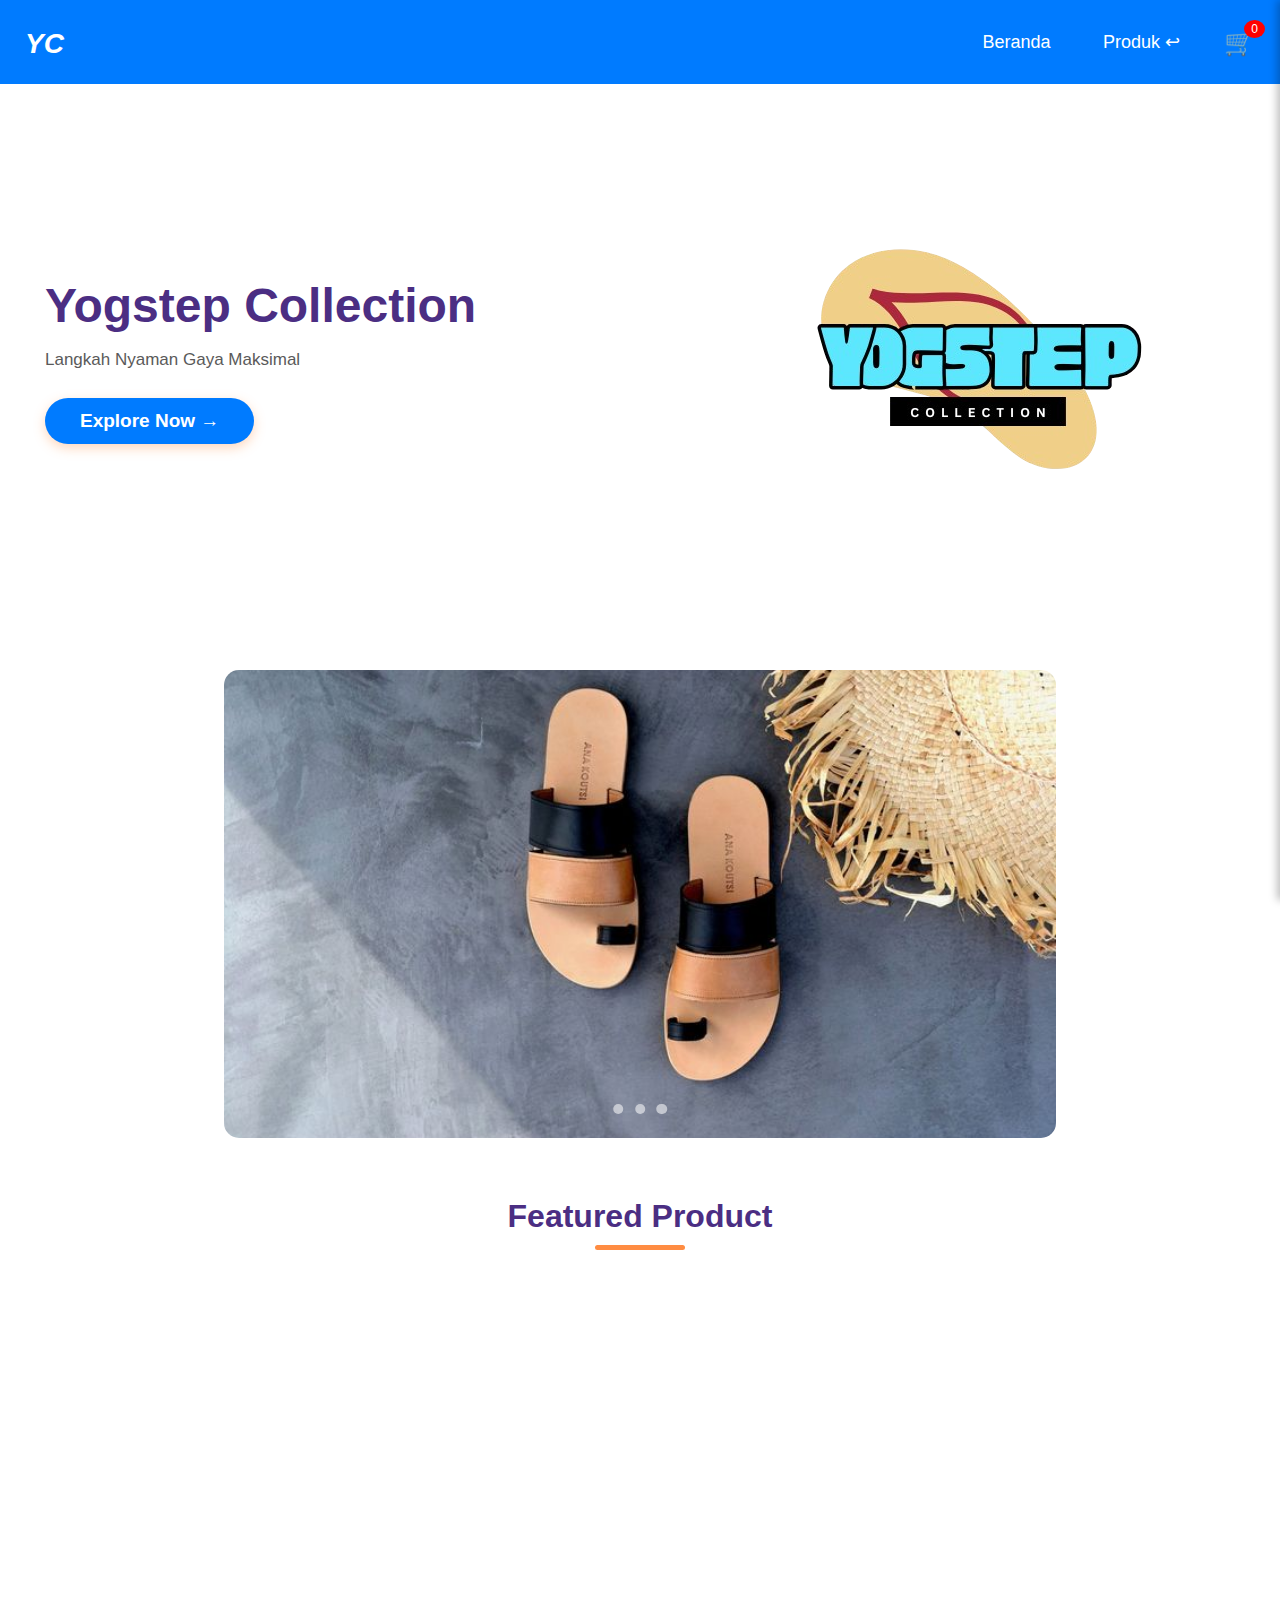
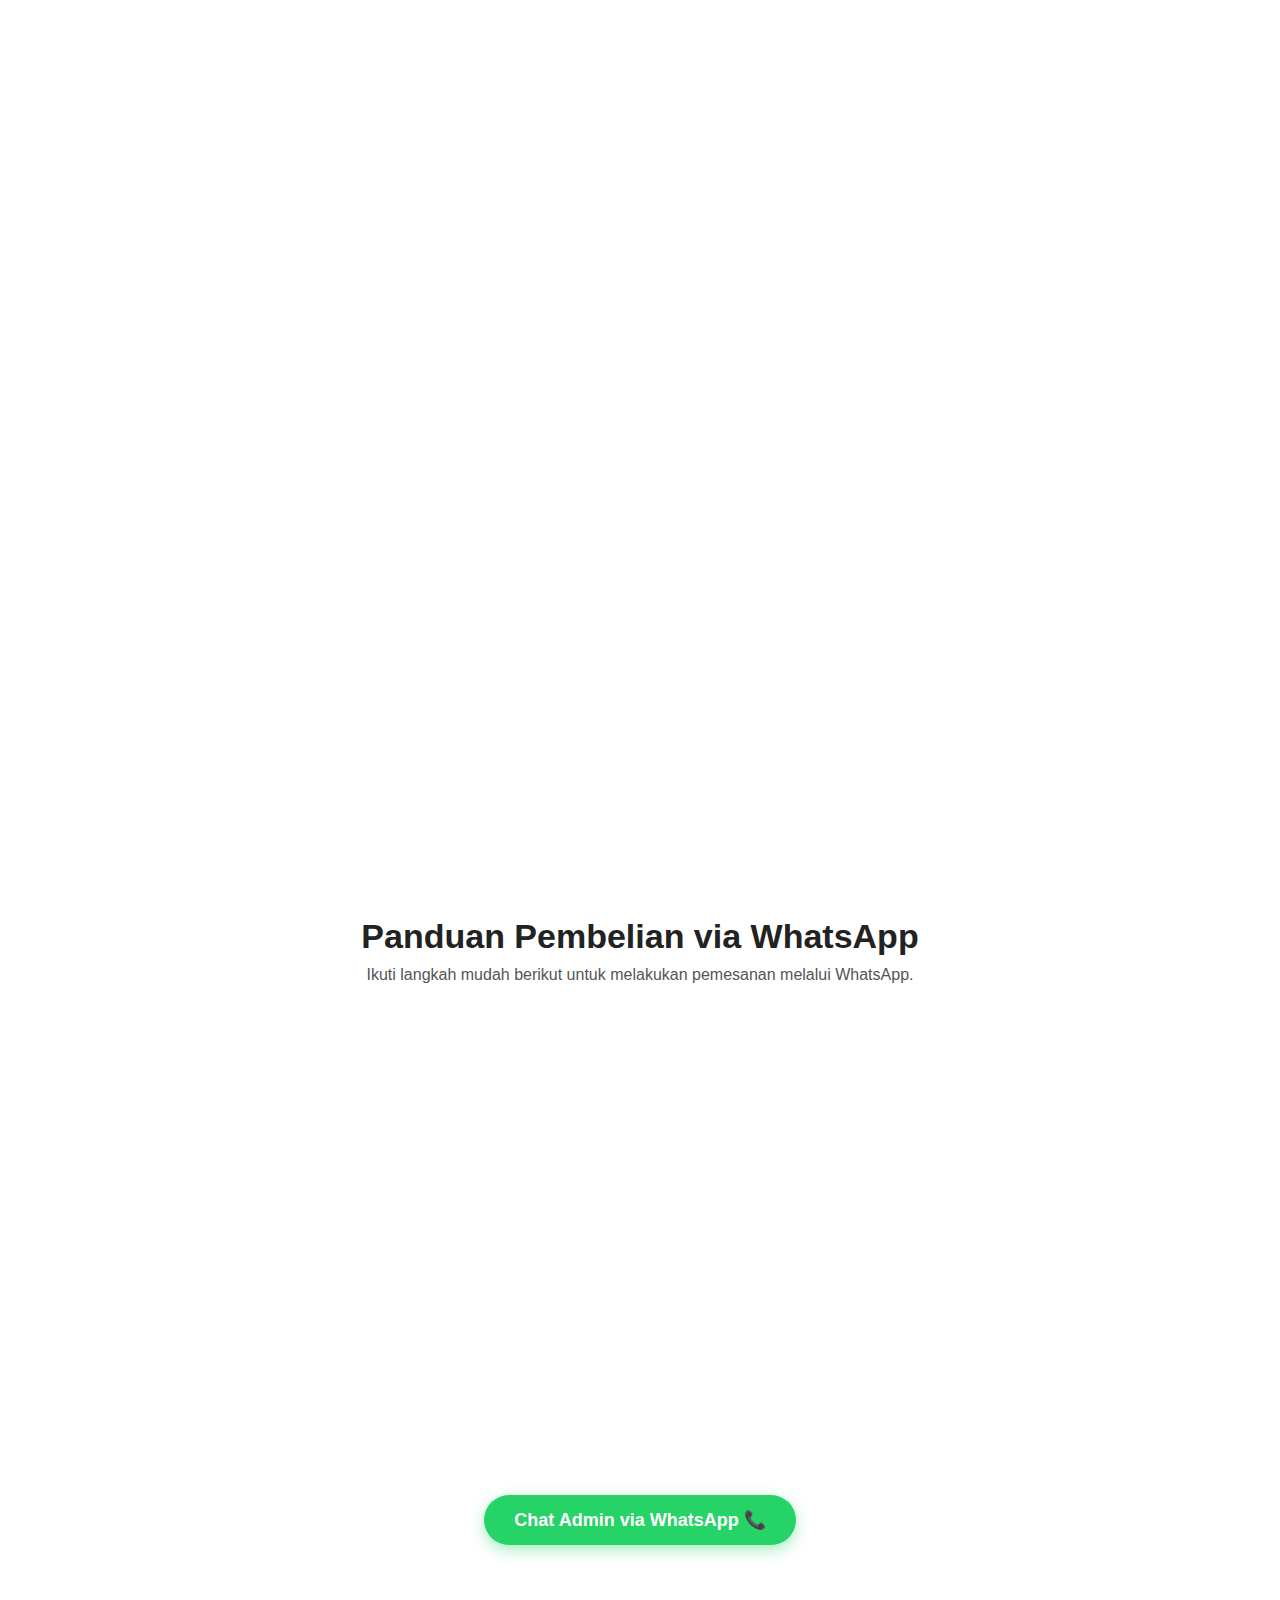
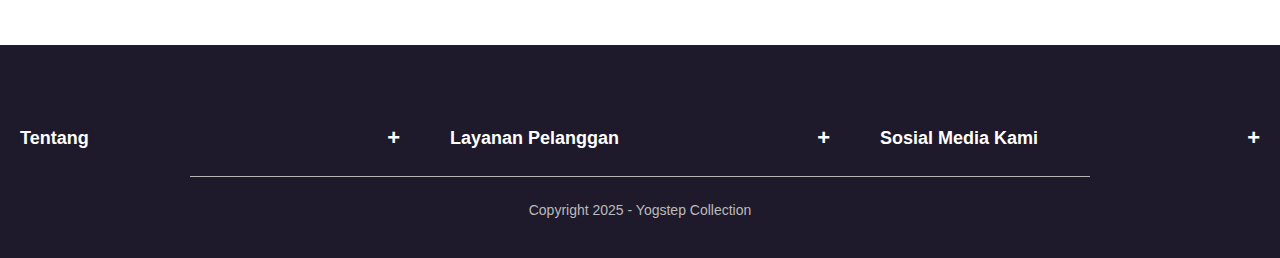
<file: index.html>
<!DOCTYPE html>
<html lang="en">

<head>
    <meta charset="UTF-8">
    <meta name="viewport" content="width=device-width, initial-scale=1.0">
    <title>Yogstep Collection</title>
    <link rel="stylesheet" href="style.css">
    <script src="script.js"></script>
</head>

<body>
    <div class="header">
        <div class="navbar">
            <div class="logo">
                <h1><a href="index.html">YC</a></h1>
            </div>
            <nav>
                <ul>
                    <li><a href="index.html">Beranda</a></li>
                    <li>
                        <a href="produk.html">Produk &#8617;</a>
                        <ul class="dropdown">
                            <li><a href="sandal pria.html">Sandal Pria</a></li>
                            <li><a href="sandal wanita.html">Sandal Wanita</a></li>
                            <li><a href="sandal anak.html">Sandal Anak</a></li>
                            <li><a href="sandal refleksi.html">Sandal Refleksi</a></li>
                            <li><a href="sandal hotel.html">Sandal Hotel</a></li>
                        </ul>
                    </li>
                </ul>
            </nav>
            <div class="cart-icon">
                🛒<span id="cartCount">0</span>
            </div>

            <div class="cart-sidebar">
                <div class="cart-header">
                    <h3>Keranjang Belanja</h3>
                    <span id="closeCart" class="close-cart">×</span>
                </div>
                <div class="cart-items" id="cartItems"></div>
                <div class="cart-footer">
                    <p>Total: <span id="cartTotal">Rp0</span></p>
                    <button class="checkout-btn"><a
                            href="https://wa.me/6285282142032?text=Halo%20kak,%20saya%20ingin%20membeli%20produk%20sandal.%20Apakah%20masih%20tersedia?">Checkout</a></button>
                </div>
            </div>
            <div id="cartBackdrop" class="backdrop"></div>
        </div>


        <div class="row">
            <div class="col-2 fade">
                <h1>Yogstep Collection</h1>
                <p>Langkah Nyaman Gaya Maksimal</p>
                <a href="produk.html" class="button">Explore Now &#8594;</a>
            </div>
            <div class="col-2">
                <img src="asset/yogstep.png">
            </div>
        </div>
    </div>

    <div class="slidder">
        <div class="slider-wrapper">
            <div class="slider">
                <img id="slide-1" src="asset/slide 1.jpg">
                <img id="slide-2" src="asset/slide 2.jpg">
                <img id="slide-3" src="asset/slide 3.jpg">
            </div>
            <div class="slider-nav">
                <a href="#slide-1"></a>
                <a href="#slide-2"></a>
                <a href="#slide-3"></a>
            </div>
        </div>
    </div>

    <div class="produk">
        <h2 class="title">Featured Product</h2>
        <div class="row-produk">
            <div class="card fade">
                <div class="product-wrapper">
                    <img src="asset/asset.produk/sandal pria 1.png">
                    <h4>Sandal Casual Pria</h4>
                    <p>Rp 120.000</p>
                    <div class="rating">
                        <p>&#9733; 4.9 10RB Terjual</p>
                    </div>
                </div>
                <a href="https://wa.me/6285282142032?text=Halo%20kak,%20saya%20ingin%20membeli%20produk%20sandal.%20Apakah%20masih%20tersedia?"
                    class="btn-product">Beli Sekarang</a>
                <button class="btn-cart"
                    onclick="addToCart('Sandal Casual Pria', 120000, 'asset/asset.produk/sandal pria 1.png')">
                    Tambah ke Keranjang
                </button>
            </div>

            <div class="card fade">
                <div class="product-wrapper">
                    <img src="asset/asset.produk/sandal pria 2.png">
                    <h4>Sandal Gunung Outdoor Pria</h4>
                    <p>Rp 245.000</p>
                    <div class="rating">
                        <p>&#9733; 4.9 10RB Terjual</p>
                    </div>
                </div>
                <a href="https://wa.me/6285282142032?text=Halo%20kak,%20saya%20ingin%20membeli%20produk%20sandal.%20Apakah%20masih%20tersedia?"
                    class="btn-product">Beli Sekarang</a>
                <button class="btn-cart"
                    onclick="addToCart('Sandal Gunung Outdoor Pria', 245000, 'asset/asset.produk/sandal pria 2.png')">
                    Tambah ke Keranjang
                </button>
            </div>

            <div class="card fade">
                <div class="product-wrapper">
                    <img src="asset/asset.produk/sandal pria 3.png">
                    <h4>Sandal Kulit Semi Formal Pria</h4>
                    <p>Rp 155.000</p>
                    <div class="rating">
                        <p>&#9733; 4.9 10RB Terjual</p>
                    </div>
                </div>
                <a href="https://wa.me/6285282142032?text=Halo%20kak,%20saya%20ingin%20membeli%20produk%20sandal.%20Apakah%20masih%20tersedia?"
                    class="btn-product">Beli Sekarang</a>
                <button class="btn-cart"
                    onclick="addToCart('Sandal Kulit Semi Formal Pria', 155000, 'asset/asset.produk/sandal pria 3.png')">
                    Tambah ke Keranjang
                </button>
            </div>
        </div>
    </div>

    <div class="offer">
        <div class="row">
            <div class="col-5 fade">
                <div class="col-5-card">
                    <img src="asset/asset.produk/sandal pria 4.png" class="offer-img">
                </div>
            </div>
            <div class="col-5 fade">
                <h5>Sandal Terbaik di Toko Kami</h5>
                <h1>Sandal Selop Pria</h1>
                <small>Sandal Casual Pria ini dirancang untuk kamu yang mengutamakan kenyamanan dan gaya dalam
                    aktivitas sehari-hari. Terbuat dari material berkualitas yang ringan dan empuk, Sandal ini
                    memberikan rasa nyaman meski dipakai seharian. Desainnya yang simpel namun tetap modern
                    membuatnya cocok digunakan untuk jalan santai, Bepergian, Hingga aktivitas lainnya</small>
                <br>
                <a href="https://wa.me/6285282142032?text=Halo%20kak,%20saya%20ingin%20membeli%20produk%20sandal.%20Apakah%20masih%20tersedia?"
                    class="button">Beli Sekarang &#8594;</a>
                <button class="btn-cart1"
                    onclick="addToCart('Sandal Selop Pria', 89000, 'asset/asset.produk/sandal pria 4.png')">
                    Tambah ke Keranjang
                </button>
            </div>
        </div>
    </div>

    <section class="wa-guide-section">
        <h2 class="wa-guide-title">Panduan Pembelian via WhatsApp</h2>
        <p class="wa-guide-subtitle">Ikuti langkah mudah berikut untuk melakukan pemesanan melalui WhatsApp.</p>

        <div class="wa-guide-container">

            <div class="wa-card fade-wa">
                <div class="wa-icon">📌</div>
                <h3>Pilih Produk</h3>
                <p>Telusuri produk yang Anda inginkan lalu catat nama atau screenshot produk tersebut.</p>
            </div>

            <div class="wa-card fade-wa">
                <div class="wa-icon">🛒</div>
                <h3>Kirim Detail Produk</h3>
                <p>Kirimkan nama produk, ukuran, dan jumlah ke WhatsApp kami.</p>
            </div>

            <div class="wa-card fade-wa">
                <div class="wa-icon">💬</div>
                <h3>Konfirmasi Ketersediaan</h3>
                <p>Admin kami akan mengecek stok dan mengirimkan detail pesanan.</p>
            </div>

            <div class="wa-card fade-wa">
                <div class="wa-icon">📦</div>
                <h3>Proses Pengemasan</h3>
                <p>Pesanan Anda akan dikemas dengan aman dan rapi.</p>
            </div>

            <div class="wa-card fade-wa">
                <div class="wa-icon">🚚</div>
                <h3>Pengiriman</h3>
                <p>Barang dikirim menggunakan ekspedisi pilihan Anda.</p>
            </div>

            <div class="wa-card fade-wa">
                <div class="wa-icon">📲</div>
                <h3>Pesanan Sampai</h3>
                <p>Pesanan tiba di alamat Anda. Silakan konfirmasi penerimaan.</p>
            </div>

        </div>

        <a href="https://wa.me/6285282142032?text=Halo%20kak,%20saya%20ingin%20membeli%20produk%20sandal.%20Apakah%20masih%20tersedia?"
            class="wa-order-btn" target="_blank">
            Chat Admin via WhatsApp 📞
        </a>
    </section>


    <div class="footer">
        <div class="row">

            <!-- Kolom 1 -->
            <div class="footer-col-3 footer-section">
                <div class="footer-header">
                    <h3>Tentang</h3>
                    <span class="toggle-icon">+</span>
                </div>
                <ul class="footer-content">
                    <li><a href="tentang.html">Tentang Kami</a></li>
                    <li><a href="syarat & ketentuan.html">Syarat & Ketentuan</a></li>
                </ul>
            </div>

            <!-- Kolom 2 -->
            <div class="footer-col-4 footer-section">
                <div class="footer-header">
                    <h3>Layanan Pelanggan</h3>
                    <span class="toggle-icon">+</span>
                </div>
                <ul class="footer-content">
                    <li><a href="panduan ukuran.html">Panduan Ukuran</a></li>
                    <li><a href="kebijakan pengembalian.html">Kebijakan Pengembalian</a></li>
                    <li><a href="kontak kami.html">Kontak Kami</a></li>
                </ul>
            </div>

            <!-- Kolom 3 -->
            <div class="footer-col-5 footer-section">
                <div class="footer-header">
                    <h3>Sosial Media Kami</h3>
                    <span class="toggle-icon">+</span>
                </div>
                <ul class="footer-content">
                    <li>Instagram:<a href="#"> @yogstep_collection</a></li>
                    <li>Whatsapp:<a
                            href="https://wa.me/6281234567890?text=Halo%20kak,%20saya%20ingin%20membeli%20produk%20sandal.%20Apakah%20masih%20tersedia?">
                            +62 852-8214-2032</a></li>
                    <li>Web kami: <a href="#">Yogstep Collection</a></li>
                </ul>
            </div>

        </div>

        <hr>
        <p class="copyright">Copyright 2025 - Yogstep Collection</p>
    </div>
</body>

</html>
</file>
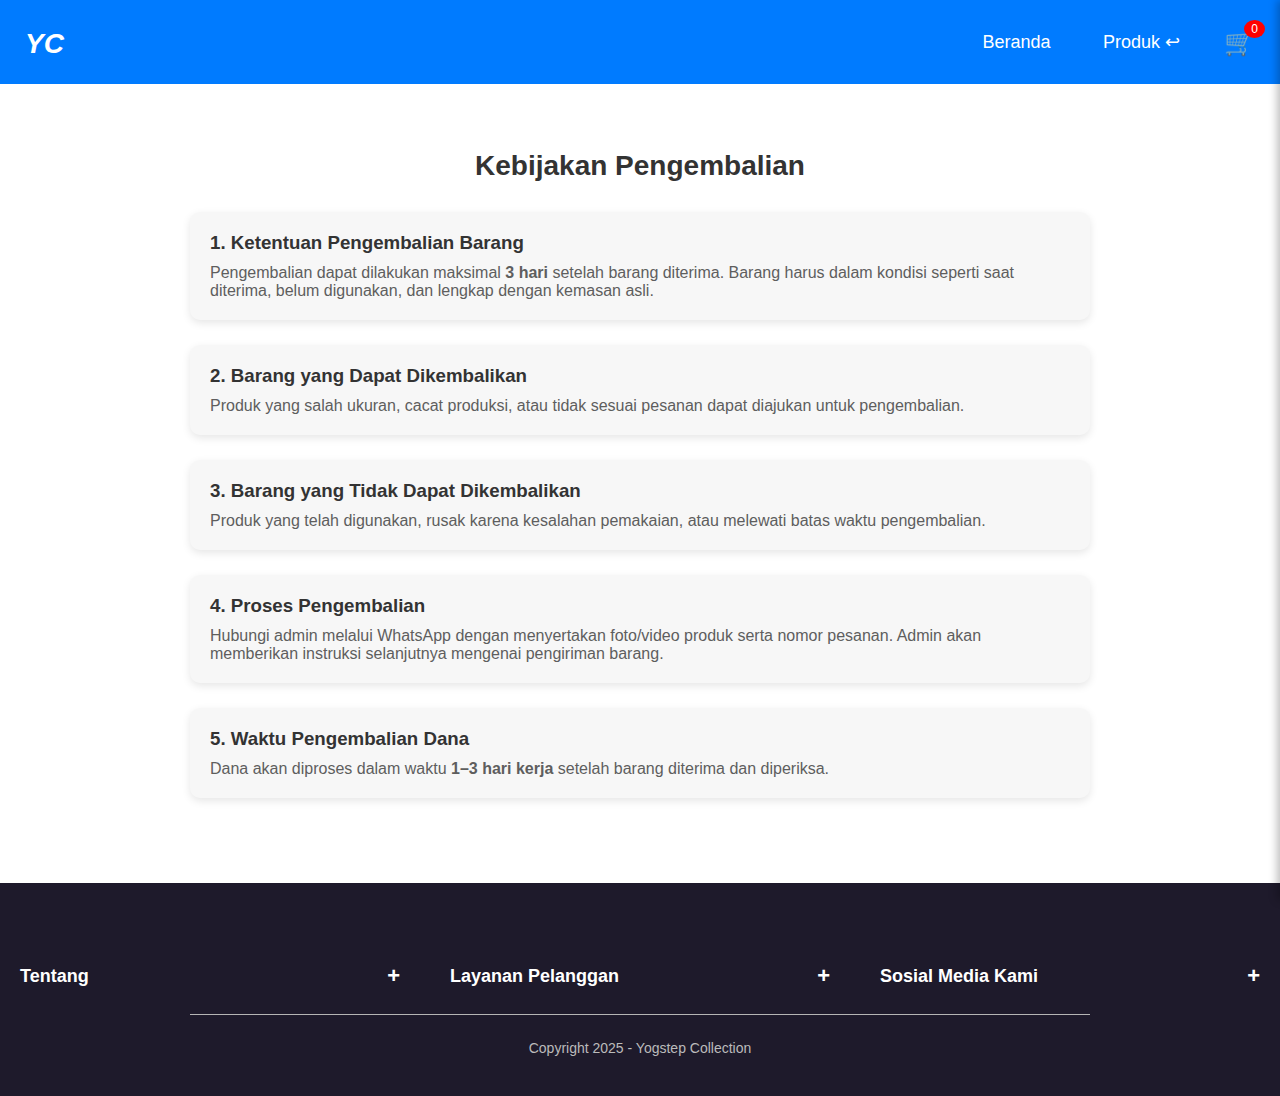
<file: kebijakan pengembalian.html>
<!DOCTYPE html>
<html lang="en">

<head>
    <meta charset="UTF-8">
    <meta name="viewport" content="width=device-width, initial-scale=1.0">
    <title>Kebijakan Pengembalian</title>
    <link rel="stylesheet" href="style.css">
    <script src="script.js"></script>
</head>

<body>
    <div class="header">
        <div class="navbar">
            <div class="logo">
                <h1><a href="index.html">YC</a></h1>
            </div>
            <nav>
                <ul>
                    <li><a href="index.html">Beranda</a></li>
                    <li>
                        <a href="produk.html">Produk &#8617;</a>
                        <ul class="dropdown">
                            <li><a href="sandal pria.html">Sandal Pria</a></li>
                            <li><a href="sandal wanita.html">Sandal Wanita</a></li>
                            <li><a href="sandal anak.html">Sandal Anak</a></li>
                            <li><a href="sandal refleksi.html">Sandal Refleksi</a></li>
                            <li><a href="sandal hotel.html">Sandal Hotel</a></li>
                        </ul>
                    </li>
                </ul>
            </nav>
            <div class="cart-icon">
                🛒<span id="cartCount">0</span>
            </div>

            <div class="cart-sidebar">
                <div class="cart-header">
                    <h3>Keranjang Belanja</h3>
                    <span id="closeCart" class="close-cart">×</span>
                </div>
                <div class="cart-items" id="cartItems"></div>
                <div class="cart-footer">
                    <p>Total: <span id="cartTotal">Rp0</span></p>
                    <button class="checkout-btn"><a
                            href="https://wa.me/6285282142032?text=Halo%20kak,%20saya%20ingin%20membeli%20produk%20sandal.%20Apakah%20masih%20tersedia?">Checkout</a></button>
                </div>
            </div>
            <div id="cartBackdrop" class="backdrop"></div>
        </div>
    </div>

    <section id="return-policy" class="policy-section fade">
        <div class="container">
            <h2 class="section-title scroll-left">Kebijakan Pengembalian</h2>

            <div class="policy-box scroll-anim">
                <h3>1. Ketentuan Pengembalian Barang</h3>
                <p>
                    Pengembalian dapat dilakukan maksimal <b>3 hari</b> setelah barang diterima.
                    Barang harus dalam kondisi seperti saat diterima, belum digunakan, dan lengkap dengan kemasan asli.
                </p>
            </div>

            <div class="policy-box scroll-right">
                <h3>2. Barang yang Dapat Dikembalikan</h3>
                <p>
                    Produk yang salah ukuran, cacat produksi, atau tidak sesuai pesanan dapat diajukan untuk
                    pengembalian.
                </p>
            </div>

            <div class="policy-box scroll-left">
                <h3>3. Barang yang Tidak Dapat Dikembalikan</h3>
                <p>
                    Produk yang telah digunakan, rusak karena kesalahan pemakaian, atau melewati batas waktu
                    pengembalian.
                </p>
            </div>

            <div class="policy-box scroll-right">
                <h3>4. Proses Pengembalian</h3>
                <p>
                    Hubungi admin melalui WhatsApp dengan menyertakan foto/video produk serta nomor pesanan.
                    Admin akan memberikan instruksi selanjutnya mengenai pengiriman barang.
                </p>
            </div>

            <div class="policy-box scroll-left">
                <h3>5. Waktu Pengembalian Dana</h3>
                <p>
                    Dana akan diproses dalam waktu <b>1–3 hari kerja</b> setelah barang diterima dan diperiksa.
                </p>
            </div>
        </div>
    </section>

    <div class="footer">
        <div class="row">

            <!-- Kolom 1 -->
            <div class="footer-col-3 footer-section">
                <div class="footer-header">
                    <h3>Tentang</h3>
                    <span class="toggle-icon">+</span>
                </div>
                <ul class="footer-content">
                    <li><a href="tentang.html">Tentang Kami</a></li>
                    <li><a href="syarat & ketentuan.html">Syarat & Ketentuan</a></li>
                </ul>
            </div>

            <!-- Kolom 2 -->
            <div class="footer-col-4 footer-section">
                <div class="footer-header">
                    <h3>Layanan Pelanggan</h3>
                    <span class="toggle-icon">+</span>
                </div>
                <ul class="footer-content">
                    <li><a href="panduan ukuran.html">Panduan Ukuran</a></li>
                    <li><a href="kebijakan pengembalian.html">Kebijakan Pengembalian</a></li>
                    <li><a href="kontak kami.html">Kontak Kami</a></li>
                </ul>
            </div>

            <!-- Kolom 3 -->
            <div class="footer-col-5 footer-section">
                <div class="footer-header">
                    <h3>Sosial Media Kami</h3>
                    <span class="toggle-icon">+</span>
                </div>
                <ul class="footer-content">
                    <li>Instagram:<a href="#"> @yogstep_collection</a></li>
                    <li>Whatsapp:<a
                            href="https://wa.me/6281234567890?text=Halo%20kak,%20saya%20ingin%20membeli%20produk%20sandal.%20Apakah%20masih%20tersedia?">
                            +62 852-8214-2032</a></li>
                    <li>Web kami: <a href="#">Yogstep Collection</a></li>
                </ul>
            </div>

        </div>

        <hr>
        <p class="copyright">Copyright 2025 - Yogstep Collection</p>
    </div>
</body>

</html>
</file>
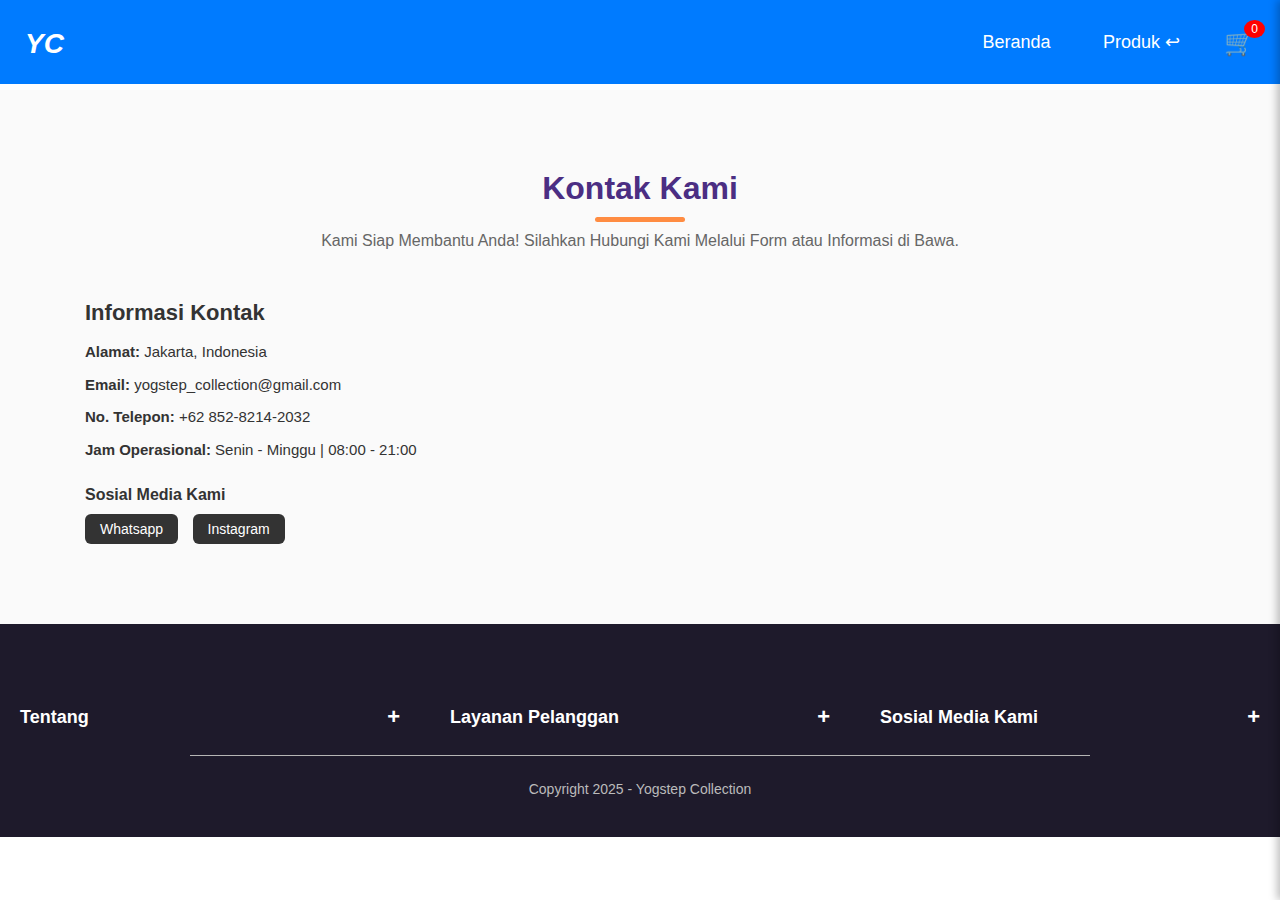
<file: kontak kami.html>
<!DOCTYPE html>
<html lang="en">

<head>
    <meta charset="UTF-8">
    <meta name="viewport" content="width=device-width, initial-scale=1.0">
    <title>Kontak Kami</title>
    <link rel="stylesheet" href="style.css">
    <script src="script.js"></script>
</head>

<body>
    <div class="header">
        <div class="navbar">
            <div class="logo">
                <h1><a href="index.html">YC</a></h1>
            </div>
            <nav>
                <ul>
                    <li><a href="index.html">Beranda</a></li>
                    <li>
                        <a href="produk.html">Produk &#8617;</a>
                        <ul class="dropdown">
                            <li><a href="sandal pria.html">Sandal Pria</a></li>
                            <li><a href="sandal wanita.html">Sandal Wanita</a></li>
                            <li><a href="sandal anak.html">Sandal Anak</a></li>
                            <li><a href="sandal refleksi.html">Sandal Refleksi</a></li>
                            <li><a href="sandal hotel.html">Sandal Hotel</a></li>
                        </ul>
                    </li>
                </ul>
            </nav>
            <div class="cart-icon">
                🛒<span id="cartCount">0</span>
            </div>

            <div class="cart-sidebar">
                <div class="cart-header">
                    <h3>Keranjang Belanja</h3>
                    <span id="closeCart" class="close-cart">×</span>
                </div>
                <div class="cart-items" id="cartItems"></div>
                <div class="cart-footer">
                    <p>Total: <span id="cartTotal">Rp0</span></p>
                    <button class="checkout-btn"><a
                            href="https://wa.me/6285282142032?text=Halo%20kak,%20saya%20ingin%20membeli%20produk%20sandal.%20Apakah%20masih%20tersedia?">Checkout</a></button>
                </div>
            </div>
            <div id="cartBackdrop" class="backdrop"></div>
        </div>
    </div>

    <div class="kontak">
        <div class="container">
            <h2 class="title scroll-left">Kontak Kami</h2>
            <p class="subtitle scroll-right">Kami Siap Membantu Anda! Silahkan Hubungi Kami Melalui Form atau Informasi
                di Bawa.</p>
            <div class="content-wrapper">
                <div class="contact-info scroll-left">
                    <h3>Informasi Kontak</h3>
                    <ul>
                        <li><strong>Alamat:</strong> Jakarta, Indonesia</li>
                        <li><strong>Email:</strong> yogstep_collection@gmail.com</li>
                        <li><strong>No. Telepon:</strong> +62 852-8214-2032</li>
                        <li><strong>Jam Operasional:</strong> Senin - Minggu | 08:00 - 21:00</li>
                    </ul>
                    <div class="sosmed">
                        <h4>Sosial Media Kami</h4>
                        <a
                            href="https://wa.me/6281234567890?text=Halo%20kak,%20saya%20ingin%20membeli%20produk%20sandal.%20Apakah%20masih%20tersedia?">Whatsapp</a>
                        <a href="">Instagram</a>
                    </div>
                </div>
            </div>
        </div>
    </div>

    <div class="footer">
        <div class="row">

            <!-- Kolom 1 -->
            <div class="footer-col-3 footer-section">
                <div class="footer-header">
                    <h3>Tentang</h3>
                    <span class="toggle-icon">+</span>
                </div>
                <ul class="footer-content">
                    <li><a href="tentang.html">Tentang Kami</a></li>
                    <li><a href="syarat & ketentuan.html">Syarat & Ketentuan</a></li>
                </ul>
            </div>

            <!-- Kolom 2 -->
            <div class="footer-col-4 footer-section">
                <div class="footer-header">
                    <h3>Layanan Pelanggan</h3>
                    <span class="toggle-icon">+</span>
                </div>
                <ul class="footer-content">
                    <li><a href="panduan ukuran.html">Panduan Ukuran</a></li>
                    <li><a href="kebijakan pengembalian.html">Kebijakan Pengembalian</a></li>
                    <li><a href="kontak kami.html">Kontak Kami</a></li>
                </ul>
            </div>

            <!-- Kolom 3 -->
            <div class="footer-col-5 footer-section">
                <div class="footer-header">
                    <h3>Sosial Media Kami</h3>
                    <span class="toggle-icon">+</span>
                </div>
                <ul class="footer-content">
                    <li>Instagram:<a href="#"> @yogstep_collection</a></li>
                    <li>Whatsapp:<a
                            href="https://wa.me/6281234567890?text=Halo%20kak,%20saya%20ingin%20membeli%20produk%20sandal.%20Apakah%20masih%20tersedia?">
                            +62 852-8214-2032</a></li>
                    <li>Web kami: <a href="#">Yogstep Collection</a></li>
                </ul>
            </div>

        </div>

        <hr>
        <p class="copyright">Copyright 2025 - Yogstep Collection</p>
    </div>
</body>

</html>
</file>
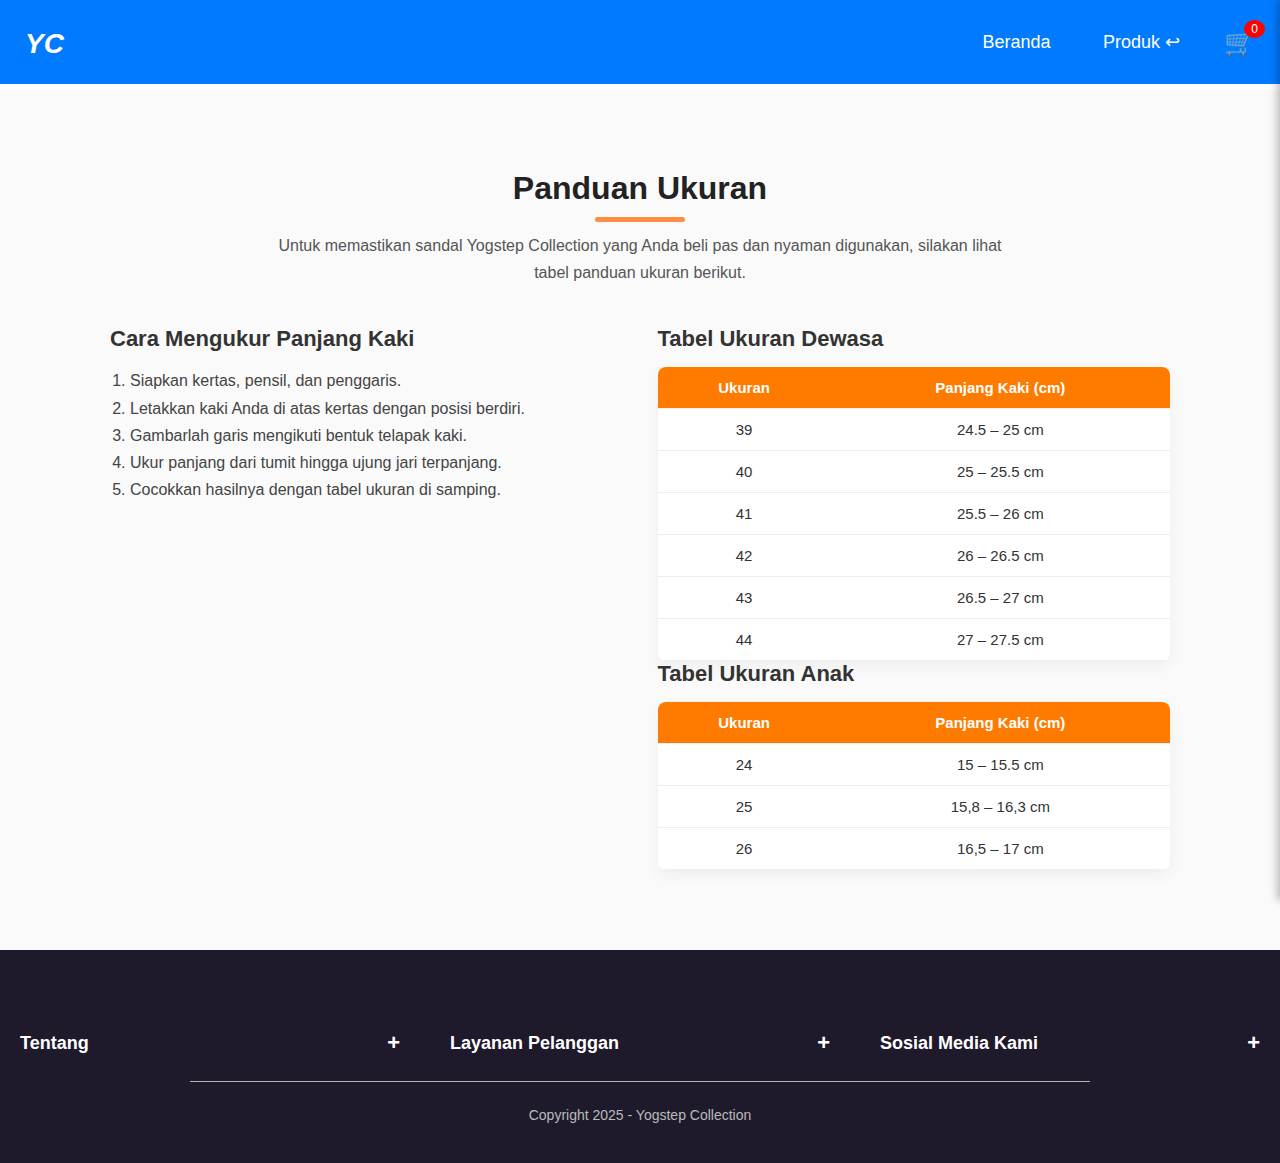
<file: panduan ukuran.html>
<!DOCTYPE html>
<html lang="en">

<head>
    <meta charset="UTF-8">
    <meta name="viewport" content="width=device-width, initial-scale=1.0">
    <title>Panduan Ukuran</title>
    <link rel="stylesheet" href="style.css">
    <script src="script.js"></script>
</head>

<body>
    <div class="header">
        <div class="navbar">
            <div class="logo">
                <h1><a href="index.html">YC</a></h1>
            </div>
            <nav>
                <ul>
                    <li><a href="index.html">Beranda</a></li>
                    <li>
                        <a href="produk.html">Produk &#8617;</a>
                        <ul class="dropdown">
                            <li><a href="sandal pria.html">Sandal Pria</a></li>
                            <li><a href="sandal wanita.html">Sandal Wanita</a></li>
                            <li><a href="sandal anak.html">Sandal Anak</a></li>
                            <li><a href="sandal refleksi.html">Sandal Refleksi</a></li>
                            <li><a href="sandal hotel.html">Sandal Hotel</a></li>
                        </ul>
                    </li>
                </ul>
            </nav>
            <div class="cart-icon">
                🛒<span id="cartCount">0</span>
            </div>

            <div class="cart-sidebar">
                <div class="cart-header">
                    <h3>Keranjang Belanja</h3>
                    <span id="closeCart" class="close-cart">×</span>
                </div>
                <div class="cart-items" id="cartItems"></div>
                <div class="cart-footer">
                    <p>Total: <span id="cartTotal">Rp0</span></p>
                    <button class="checkout-btn"><a
                            href="https://wa.me/6285282142032?text=Halo%20kak,%20saya%20ingin%20membeli%20produk%20sandal.%20Apakah%20masih%20tersedia?">Checkout</a></button>
                </div>
            </div>
            <div id="cartBackdrop" class="backdrop"></div>
        </div>
    </div>

    <section class="size-guide">
        <div class="container">

            <h2 class="title fade">Panduan Ukuran</h2>
            <p class="intro fade">
                Untuk memastikan sandal Yogstep Collection yang Anda beli pas dan nyaman digunakan,
                silakan lihat tabel panduan ukuran berikut.
            </p>

            <div class="size-wrapper">
                <div class="size-info scroll-left">
                    <h3>Cara Mengukur Panjang Kaki</h3>
                    <ol>
                        <li>Siapkan kertas, pensil, dan penggaris.</li>
                        <li>Letakkan kaki Anda di atas kertas dengan posisi berdiri.</li>
                        <li>Gambarlah garis mengikuti bentuk telapak kaki.</li>
                        <li>Ukur panjang dari tumit hingga ujung jari terpanjang.</li>
                        <li>Cocokkan hasilnya dengan tabel ukuran di samping.</li>
                    </ol>
                </div>

                <!-- KONTEN KANAN -->
                <div class="size-table scroll-right">
                    <h3>Tabel Ukuran Dewasa</h3>
                    <table>
                        <tr>
                            <th>Ukuran</th>
                            <th>Panjang Kaki (cm)</th>
                        </tr>
                        <tr>
                            <td>39</td>
                            <td>24.5 – 25 cm</td>
                        </tr>
                        <tr>
                            <td>40</td>
                            <td>25 – 25.5 cm</td>
                        </tr>
                        <tr>
                            <td>41</td>
                            <td>25.5 – 26 cm</td>
                        </tr>
                        <tr>
                            <td>42</td>
                            <td>26 – 26.5 cm</td>
                        </tr>
                        <tr>
                            <td>43</td>
                            <td>26.5 – 27 cm</td>
                        </tr>
                        <tr>
                            <td>44</td>
                            <td>27 – 27.5 cm</td>
                        </tr>
                    </table>
                    <h3>Tabel Ukuran Anak</h3>
                    <table>
                        <tr>
                            <th>Ukuran</th>
                            <th>Panjang Kaki (cm)</th>
                        </tr>
                        <tr>
                            <td>24</td>
                            <td>15 – 15.5 cm</td>
                        </tr>
                        <tr>
                            <td>25</td>
                            <td>15,8 – 16,3 cm</td>
                        </tr>
                        <tr>
                            <td>26</td>
                            <td>16,5 – 17 cm</td>
                        </tr>
                    </table>
                </div>

            </div>

        </div>
    </section>

    <div class="footer">
        <div class="row">

            <!-- Kolom 1 -->
            <div class="footer-col-3 footer-section">
                <div class="footer-header">
                    <h3>Tentang</h3>
                    <span class="toggle-icon">+</span>
                </div>
                <ul class="footer-content">
                    <li><a href="tentang.html">Tentang Kami</a></li>
                    <li><a href="syarat & ketentuan.html">Syarat & Ketentuan</a></li>
                </ul>
            </div>

            <!-- Kolom 2 -->
            <div class="footer-col-4 footer-section">
                <div class="footer-header">
                    <h3>Layanan Pelanggan</h3>
                    <span class="toggle-icon">+</span>
                </div>
                <ul class="footer-content">
                    <li><a href="panduan ukuran.html">Panduan Ukuran</a></li>
                    <li><a href="kebijakan pengembalian.html">Kebijakan Pengembalian</a></li>
                    <li><a href="kontak kami.html">Kontak Kami</a></li>
                </ul>
            </div>

            <!-- Kolom 3 -->
            <div class="footer-col-5 footer-section">
                <div class="footer-header">
                    <h3>Sosial Media Kami</h3>
                    <span class="toggle-icon">+</span>
                </div>
                <ul class="footer-content">
                    <li>Instagram:<a href="#"> @yogstep_collection</a></li>
                    <li>Whatsapp:<a
                            href="https://wa.me/6281234567890?text=Halo%20kak,%20saya%20ingin%20membeli%20produk%20sandal.%20Apakah%20masih%20tersedia?">
                            +62 852-8214-2032</a></li>
                    <li>Web kami: <a href="#">Yogstep Collection</a></li>
                </ul>
            </div>

        </div>

        <hr>
        <p class="copyright">Copyright 2025 - Yogstep Collection</p>
    </div>
</body>

</html>
</file>
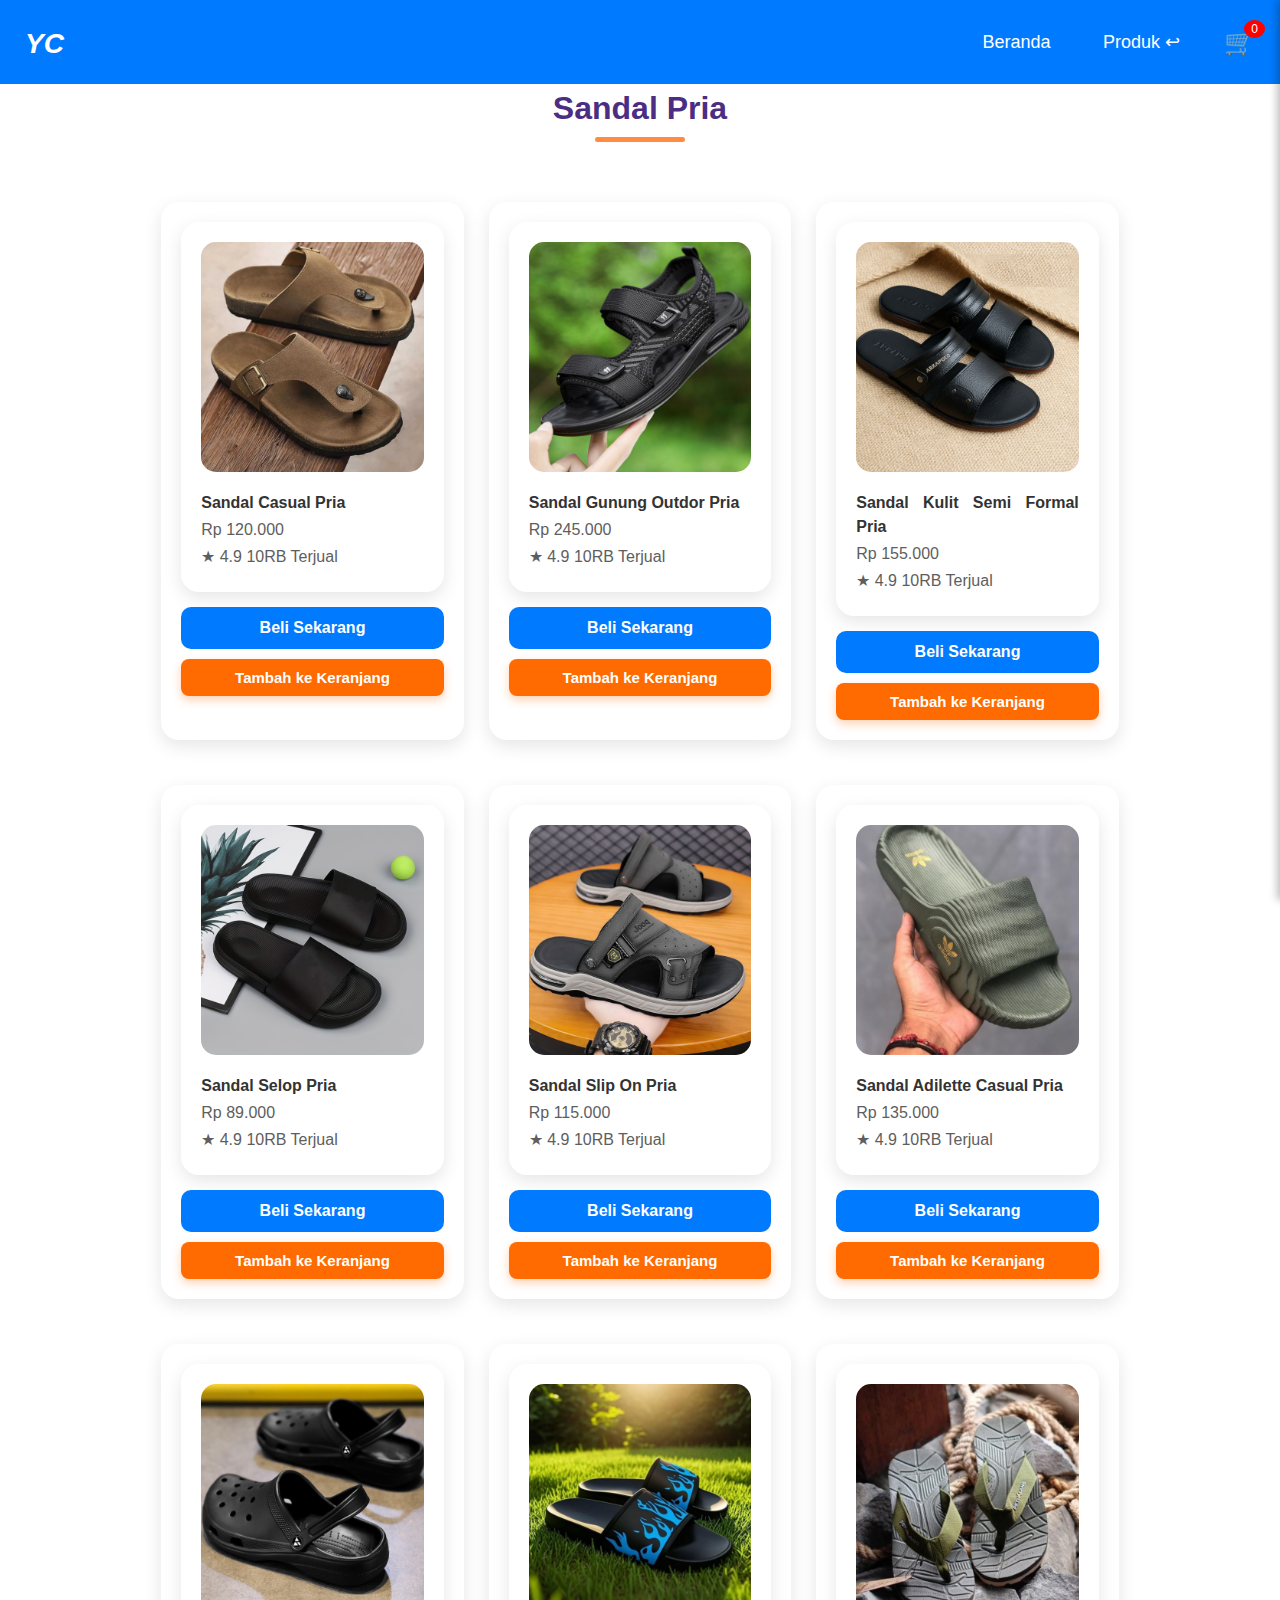
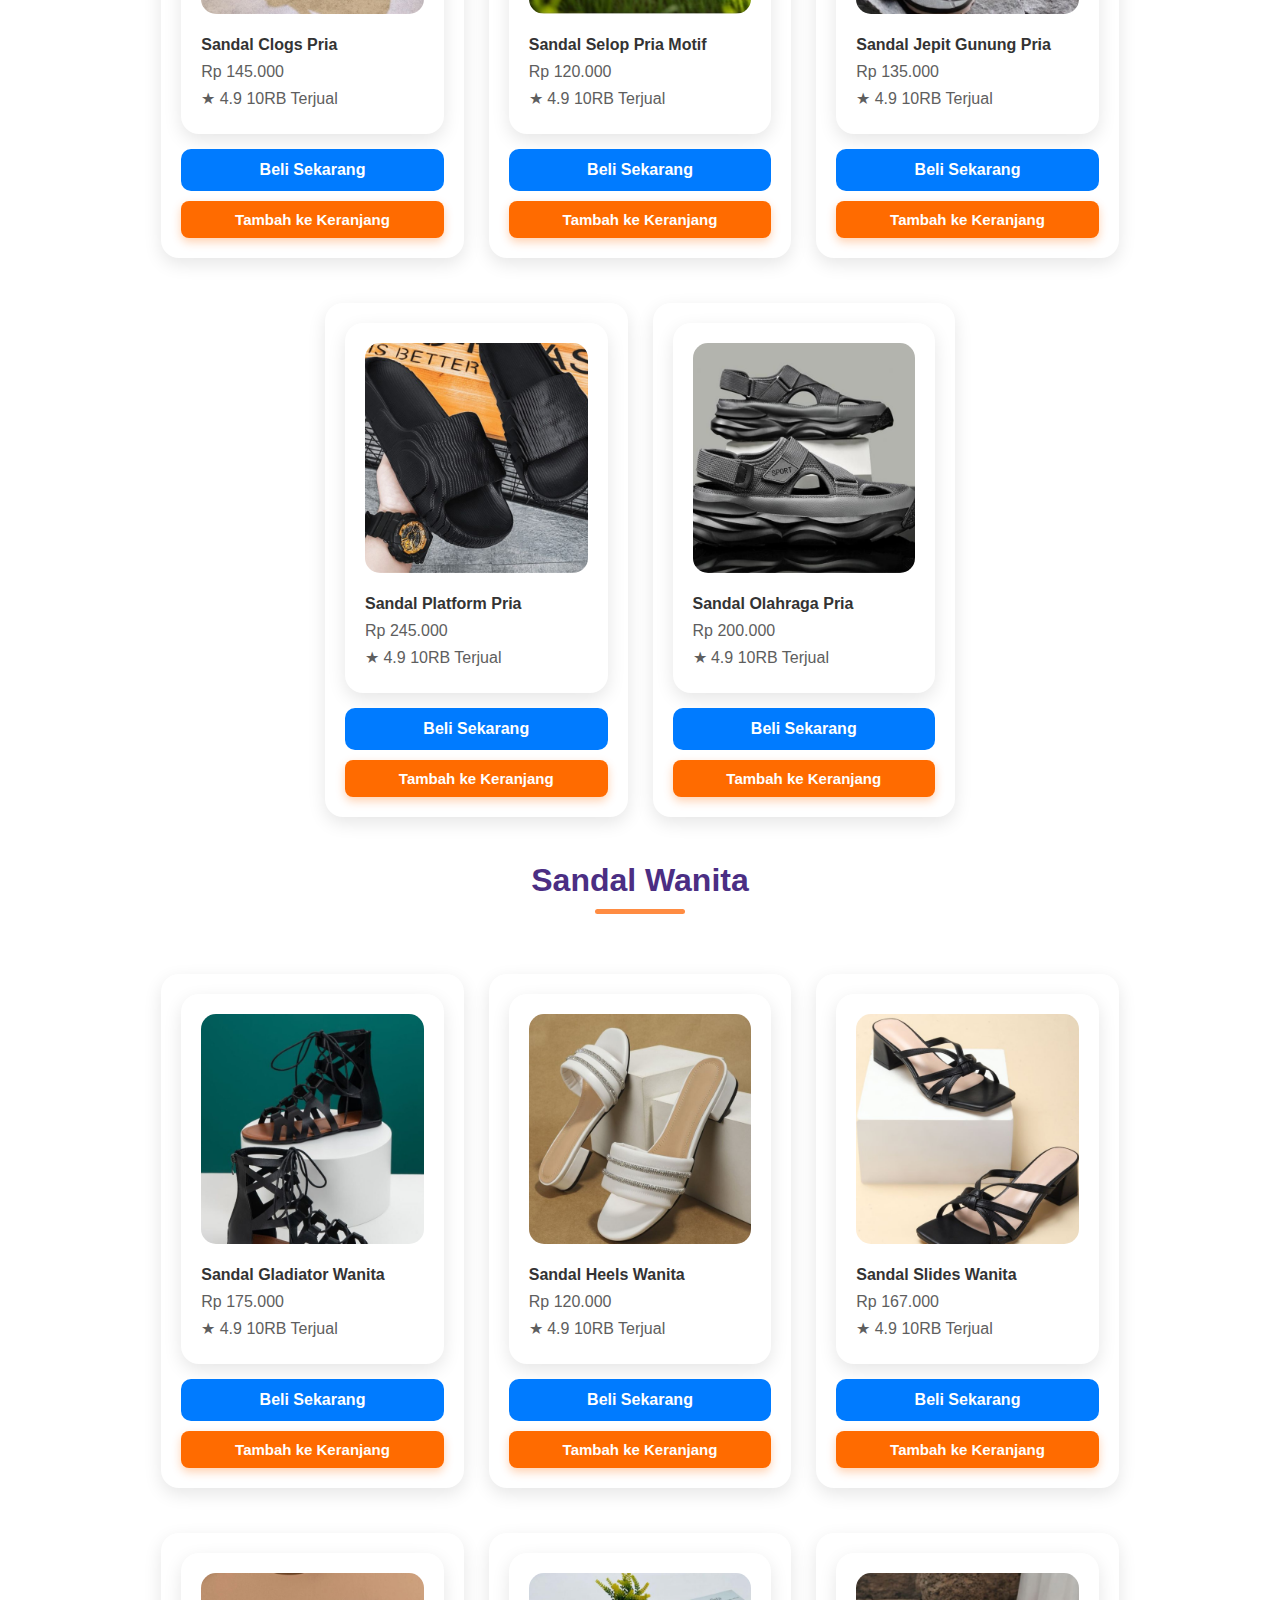
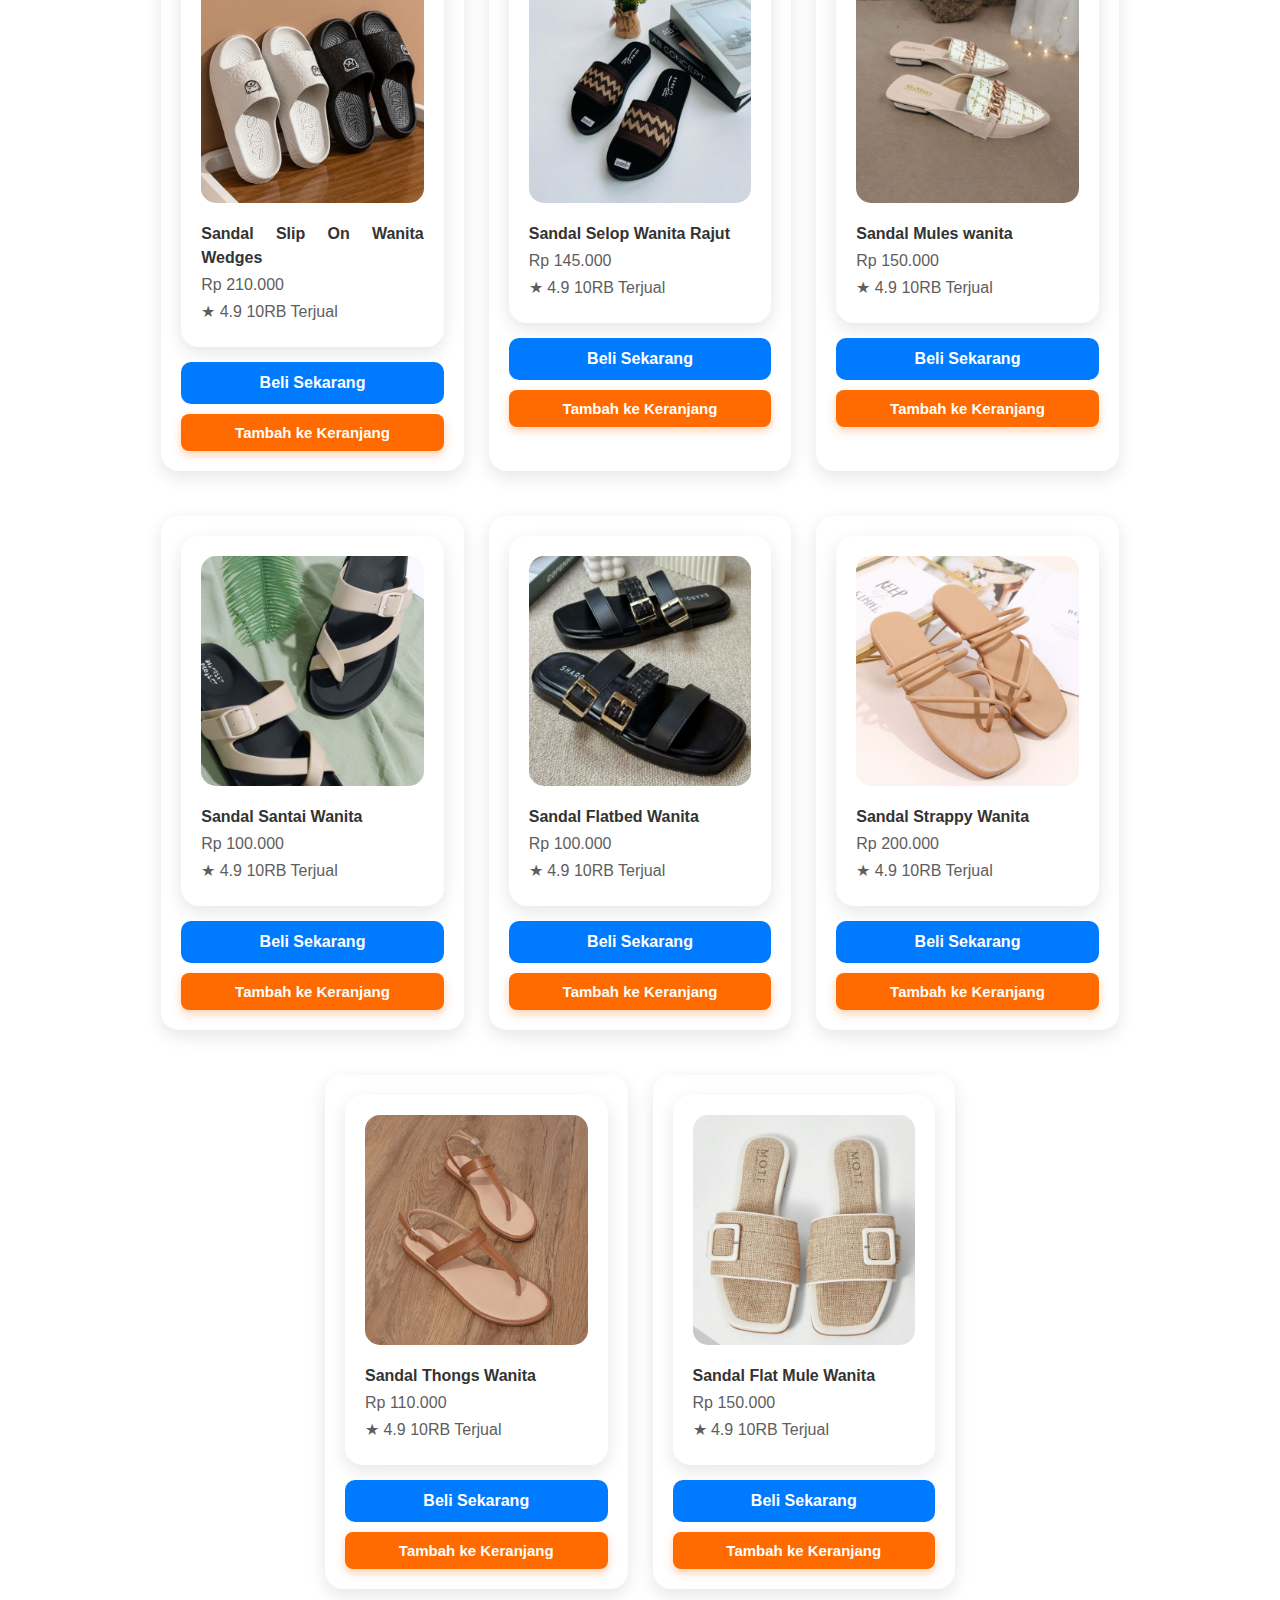
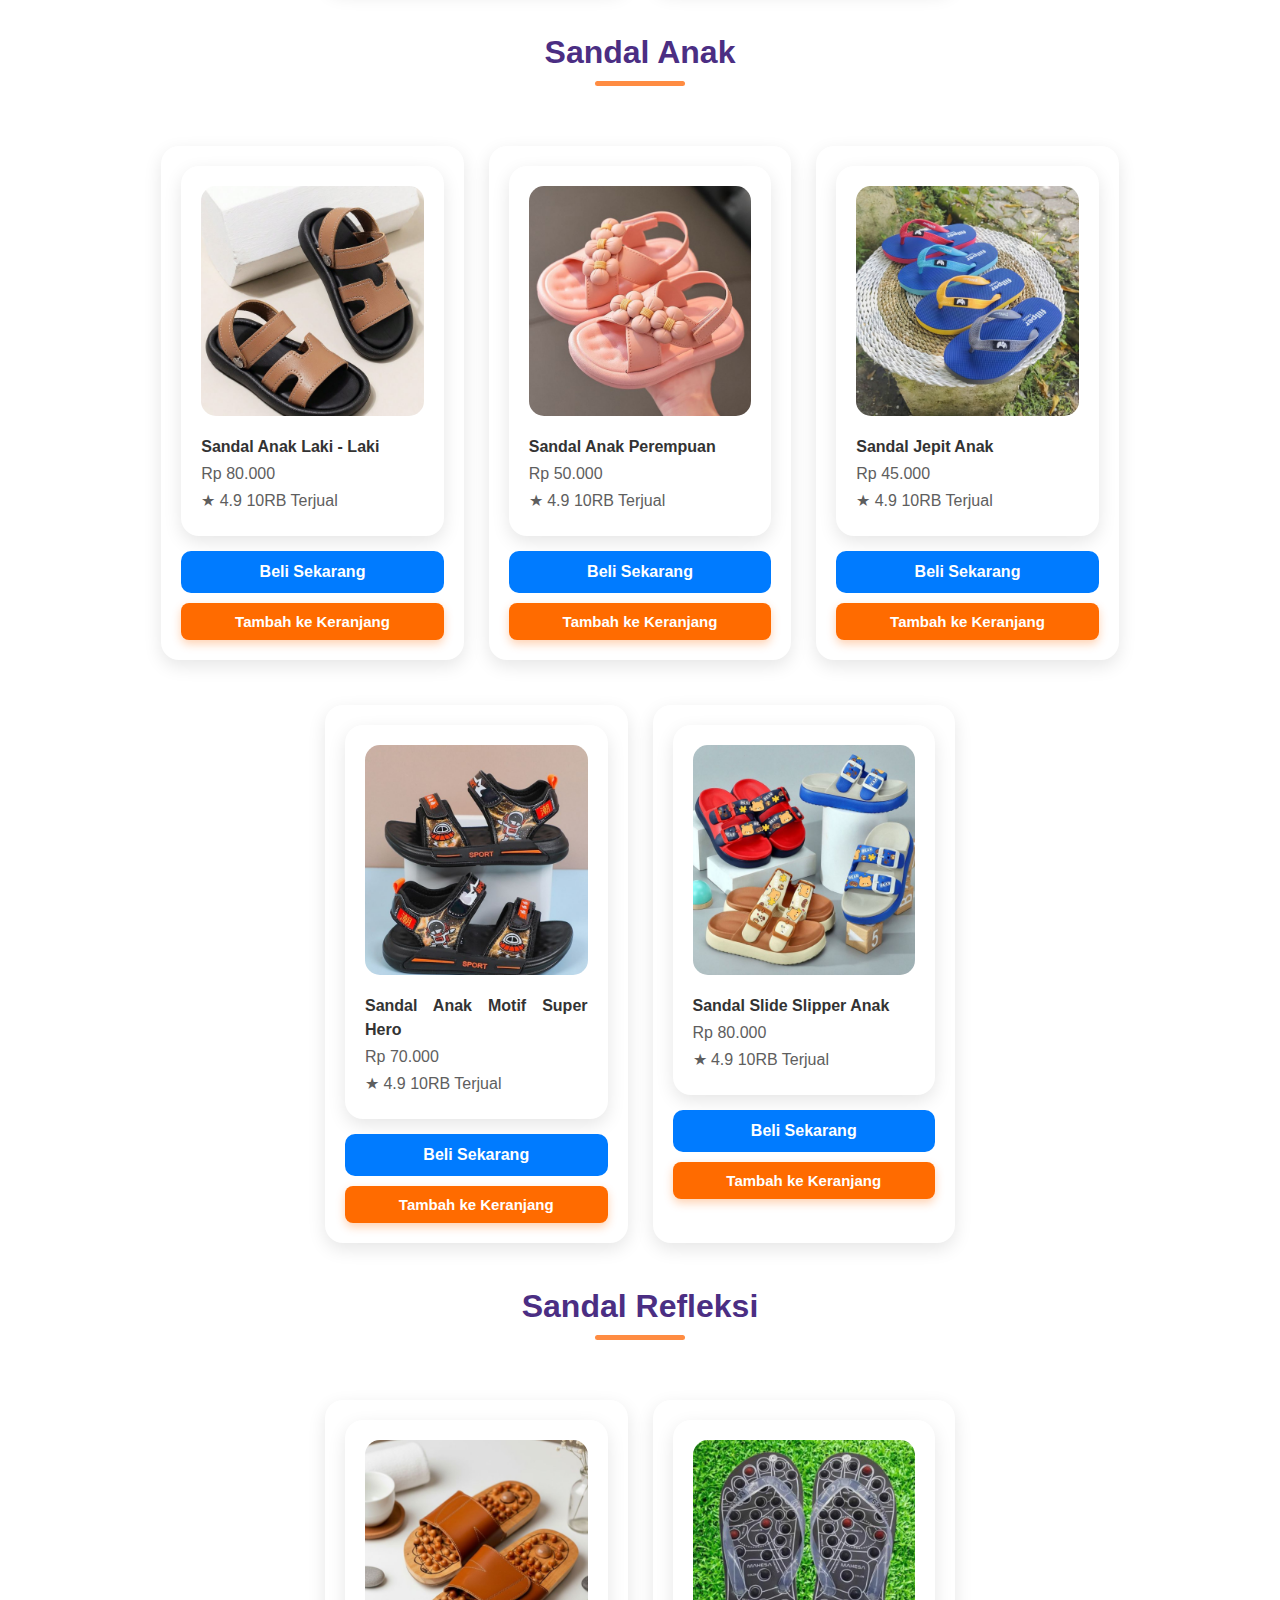
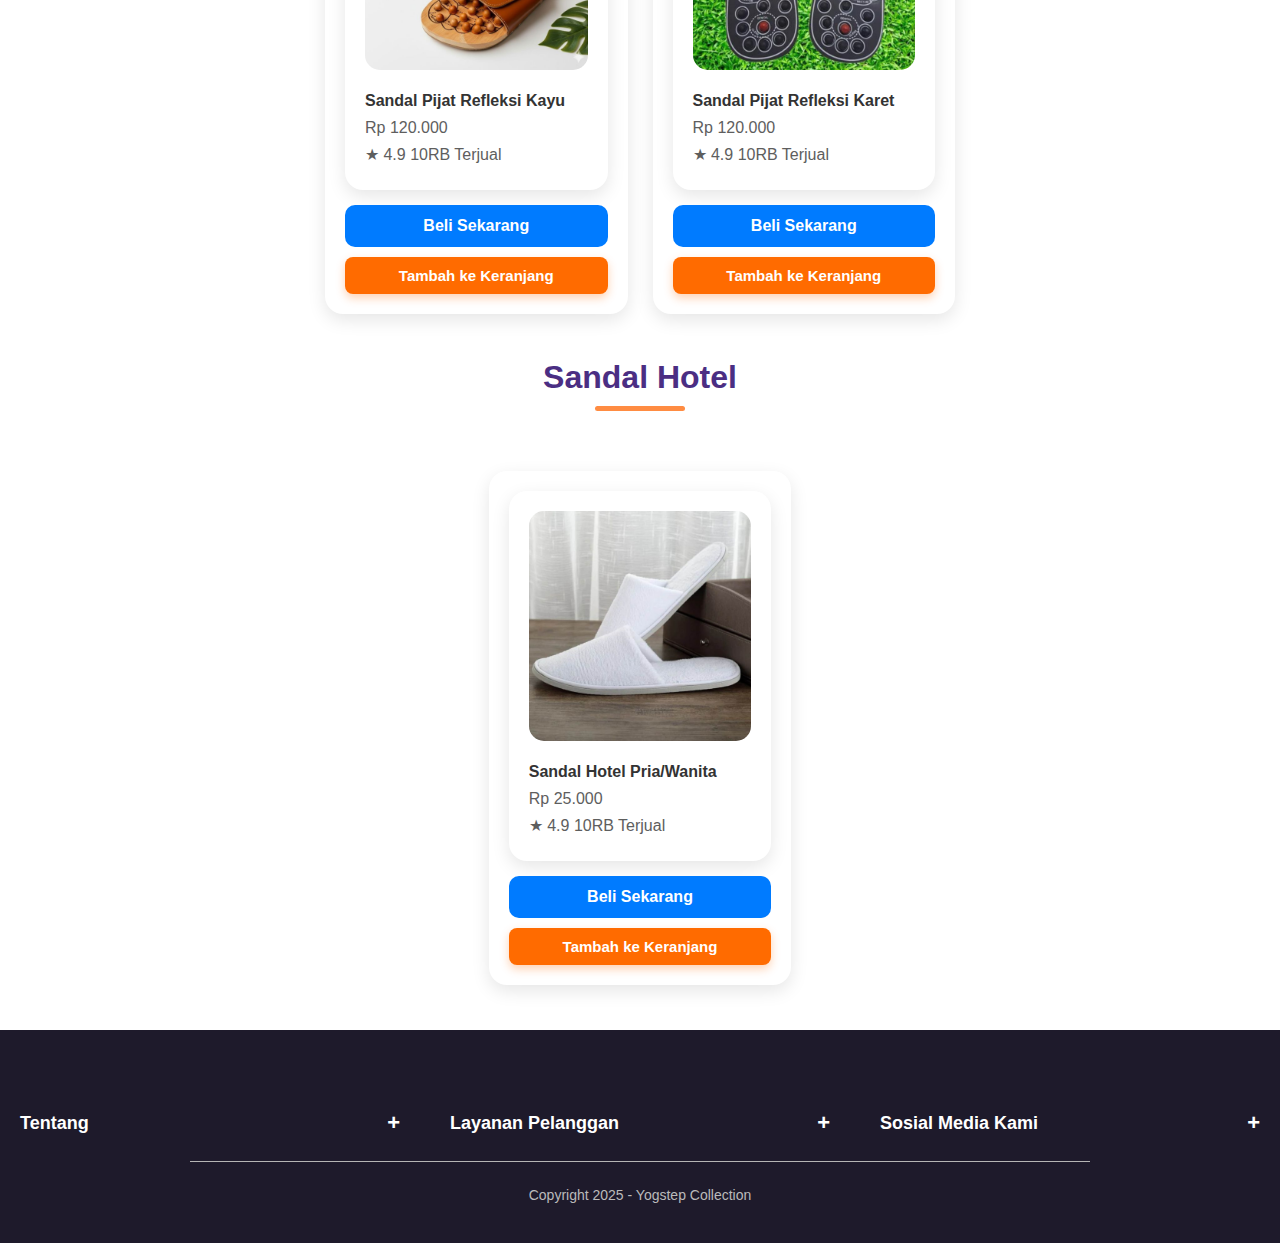
<file: produk.html>
<!DOCTYPE html>
<html lang="en">

<head>
    <meta charset="UTF-8">
    <meta name="viewport" content="width=device-width, initial-scale=1.0">
    <title>Produk Yogstep Collection</title>
    <link rel="stylesheet" href="style.css">
    <script src="script.js"></script>
</head>

<body>
    <div class="header">
        <div class="navbar">
            <div class="logo">
                <h1><a href="index.html">YC</a></h1>
            </div>
            <nav>
                <ul>
                    <li><a href="index.html">Beranda</a></li>
                    <li>
                        <a href="produk.html">Produk &#8617;</a>
                        <ul class="dropdown">
                            <li><a href="sandal pria.html">Sandal Pria</a></li>
                            <li><a href="sandal wanita.html">Sandal Wanita</a></li>
                            <li><a href="sandal anak.html">Sandal Anak</a></li>
                            <li><a href="sandal refleksi.html">Sandal Refleksi</a></li>
                            <li><a href="sandal hotel.html">Sandal Hotel</a></li>
                        </ul>
                    </li>
                </ul>
            </nav>
            <div class="cart-icon">
                🛒<span id="cartCount">0</span>
            </div>

            <div class="cart-sidebar">
                <div class="cart-header">
                    <h3>Keranjang Belanja</h3>
                    <span id="closeCart" class="close-cart">×</span>
                </div>
                <div class="cart-items" id="cartItems"></div>
                <div class="cart-footer">
                    <p>Total: <span id="cartTotal">Rp0</span></p>
                    <button class="checkout-btn"><a
                            href="https://wa.me/6285282142032?text=Halo%20kak,%20saya%20ingin%20membeli%20produk%20sandal.%20Apakah%20masih%20tersedia?">Checkout</a></button>
                </div>
            </div>
            <div id="cartBackdrop" class="backdrop"></div>
        </div>
    </div>

    <!------------------ Sandal Pria --------------------->

    <div class="produk">
        <h2 class="title">Sandal Pria</h2>
        <div class="row-produk">
            <div class="card">
                <div class="product-wrapper">
                    <img src="asset/asset.produk/sandal pria 1.png">
                    <h4>Sandal Casual Pria</h4>
                    <p>Rp 120.000</p>
                    <div class="rating">
                        <p>&#9733; 4.9 10RB Terjual</p>
                    </div>
                </div>
                <a href="https://wa.me/6285282142032?text=Halo%20kak,%20saya%20ingin%20membeli%20produk%20sandal.%20Apakah%20masih%20tersedia?"
                    class="btn-product">Beli Sekarang</a>
                <button class="btn-cart"
                    onclick="addToCart('Sandal Casual Pria', 120000, 'asset/asset.produk/sandal pria 1.png')">
                    Tambah ke Keranjang
                </button>
            </div>
            <div class="card">
                <div class="product-wrapper">
                    <img src="asset/asset.produk/sandal pria 2.png">
                    <h4>Sandal Gunung Outdor Pria</h4>
                    <p>Rp 245.000</p>
                    <div class="rating">
                        <p>&#9733; 4.9 10RB Terjual</p>
                    </div>
                </div>
                <a href="https://wa.me/6285282142032?text=Halo%20kak,%20saya%20ingin%20membeli%20produk%20sandal.%20Apakah%20masih%20tersedia?"
                    class="btn-product">Beli Sekarang</a>
                <button class="btn-cart"
                    onclick="addToCart('Sandal Gunung Outdoor Pria', 245000, 'asset/asset.produk/sandal pria 2.png')">
                    Tambah ke Keranjang
                </button>
            </div>
            <div class="card">
                <div class="product-wrapper">
                    <img src="asset/asset.produk/sandal pria 3.png">
                    <h4>Sandal Kulit Semi Formal Pria</h4>
                    <p>Rp 155.000</p>
                    <div class="rating">
                        <p>&#9733; 4.9 10RB Terjual</p>
                    </div>
                </div>
                <a href="https://wa.me/6285282142032?text=Halo%20kak,%20saya%20ingin%20membeli%20produk%20sandal.%20Apakah%20masih%20tersedia?"
                    class="btn-product">Beli Sekarang</a>
                <button class="btn-cart"
                    onclick="addToCart('Sandal Kulit Semi Formal Pria', 155000, 'asset/asset.produk/sandal pria 3.png')">
                    Tambah ke Keranjang
                </button>
            </div>
            <div class="card">
                <div class="product-wrapper">
                    <img src="asset/asset.produk/sandal pria 4.png">
                    <h4>Sandal Selop Pria</h4>
                    <p>Rp 89.000</p>
                    <div class="rating">
                        <p>&#9733; 4.9 10RB Terjual</p>
                    </div>
                </div>
                <a href="https://wa.me/6285282142032?text=Halo%20kak,%20saya%20ingin%20membeli%20produk%20sandal.%20Apakah%20masih%20tersedia?"
                    class="btn-product">Beli Sekarang</a>
                <button class="btn-cart"
                    onclick="addToCart('Sandal Selop Pria', 89000, 'asset/asset.produk/sandal pria 4.png')">
                    Tambah ke Keranjang
                </button>
            </div>
            <div class="card">
                <div class="product-wrapper">
                    <img src="asset/asset.produk/sandal pria 5.png">
                    <h4>Sandal Slip On Pria</h4>
                    <p>Rp 115.000</p>
                    <div class="rating">
                        <p>&#9733; 4.9 10RB Terjual</p>
                    </div>
                </div>
                <a href="https://wa.me/6285282142032?text=Halo%20kak,%20saya%20ingin%20membeli%20produk%20sandal.%20Apakah%20masih%20tersedia?"
                    class="btn-product">Beli Sekarang</a>
                <button class="btn-cart"
                    onclick="addToCart('Sandal Slip On Pria', 115000, 'asset/asset.produk/sandal pria 5.png')">
                    Tambah ke Keranjang
                </button>
            </div>
            <div class="card">
                <div class="product-wrapper">
                    <img src="asset/asset.produk/sandal pria 6.png">
                    <h4>Sandal Adilette Casual Pria</h4>
                    <p>Rp 135.000</p>
                    <div class="rating">
                        <p>&#9733; 4.9 10RB Terjual</p>
                    </div>
                </div>
                <a href="https://wa.me/6285282142032?text=Halo%20kak,%20saya%20ingin%20membeli%20produk%20sandal.%20Apakah%20masih%20tersedia?"
                    class="btn-product">Beli Sekarang</a>
                <button class="btn-cart"
                    onclick="addToCart('Sandal Adilette Casual Pria', 135000, '/asset/asset.produk/sandal pria 6.png')">
                    Tambah ke Keranjang
                </button>
            </div>
            <div class="card">
                <div class="product-wrapper">
                    <img src="asset/asset.produk/sandal pria 7.png">
                    <h4>Sandal Clogs Pria</h4>
                    <p>Rp 145.000</p>
                    <div class="rating">
                        <p>&#9733; 4.9 10RB Terjual</p>
                    </div>
                </div>
                <a href="https://wa.me/6285282142032?text=Halo%20kak,%20saya%20ingin%20membeli%20produk%20sandal.%20Apakah%20masih%20tersedia?"
                    class="btn-product">Beli Sekarang</a>
                <button class="btn-cart"
                    onclick="addToCart('Sandal Clogs Pria', 145000, 'asset/asset.produk/sandal pria 7.png')">
                    Tambah ke Keranjang
                </button>
            </div>
            <div class="card">
                <div class="product-wrapper">
                    <img src="asset/asset.produk/sandal pria 8.png">
                    <h4>Sandal Selop Pria Motif</h4>
                    <p>Rp 120.000</p>
                    <div class="rating">
                        <p>&#9733; 4.9 10RB Terjual</p>
                    </div>
                </div>
                <a href="https://wa.me/6285282142032?text=Halo%20kak,%20saya%20ingin%20membeli%20produk%20sandal.%20Apakah%20masih%20tersedia?"
                    class="btn-product">Beli Sekarang</a>
                <button class="btn-cart"
                    onclick="addToCart('Sandal Selop Pria Motif', 120000, 'asset/asset.produk/sandal pria 8.png')">
                    Tambah ke Keranjang
                </button>
            </div>
            <div class="card">
                <div class="product-wrapper">
                    <img src="asset/asset.produk/sandal pria 9.png">
                    <h4>Sandal Jepit Gunung Pria</h4>
                    <p>Rp 135.000</p>
                    <div class="rating">
                        <p>&#9733; 4.9 10RB Terjual</p>
                    </div>
                </div>
                <a href="https://wa.me/6285282142032?text=Halo%20kak,%20saya%20ingin%20membeli%20produk%20sandal.%20Apakah%20masih%20tersedia?"
                    class="btn-product">Beli Sekarang</a>
                <button class="btn-cart"
                    onclick="addToCart('Sandal Jepit Gunung Pria', 135000, 'asset/asset.produk/sandal pria 9.png')">
                    Tambah ke Keranjang
                </button>
            </div>
            <div class="card">
                <div class="product-wrapper">
                    <img src="asset/asset.produk/sandal pria 10.png">
                    <h4>Sandal Platform Pria</h4>
                    <p>Rp 245.000</p>
                    <div class="rating">
                        <p>&#9733; 4.9 10RB Terjual</p>
                    </div>
                </div>
                <a href="https://wa.me/6285282142032?text=Halo%20kak,%20saya%20ingin%20membeli%20produk%20sandal.%20Apakah%20masih%20tersedia?"
                    class="btn-product">Beli Sekarang</a>
                <button class="btn-cart"
                    onclick="addToCart('Sandal Platform Pria', 245000, 'asset/asset.produk/sandal pria 10.png')">
                    Tambah ke Keranjang
                </button>
            </div>
            <div class="card">
                <div class="product-wrapper">
                    <img src="asset/asset.produk/sandal pria 11.png">
                    <h4>Sandal Olahraga Pria</h4>
                    <p>Rp 200.000</p>
                    <div class="rating">
                        <p>&#9733; 4.9 10RB Terjual</p>
                    </div>
                </div>
                <a href="https://wa.me/6285282142032?text=Halo%20kak,%20saya%20ingin%20membeli%20produk%20sandal.%20Apakah%20masih%20tersedia?"
                    class="btn-product">Beli Sekarang</a>
                <button class="btn-cart"
                    onclick="addToCart('Sandal Olahraga Pria', 200000, 'asset/asset.produk/sandal pria 11.png')">
                    Tambah ke Keranjang
                </button>
            </div>
        </div>
    </div>

    <!------------------ Sandal Wanita --------------------->

    <div class="produk">
        <h2 class="title">Sandal Wanita</h2>
        <div class="row-produk2">
            <div class="card">
                <div class="product-wrapper">
                    <img src="asset/asset.produk2/sandal wanita 1.png">
                    <h4>Sandal Gladiator Wanita</h4>
                    <p>Rp 175.000</p>
                    <div class="rating">
                        <p>&#9733; 4.9 10RB Terjual</p>
                    </div>
                </div>
                <a href="https://wa.me/6285282142032?text=Halo%20kak,%20saya%20ingin%20membeli%20produk%20sandal.%20Apakah%20masih%20tersedia?"
                    class="btn-product">Beli Sekarang</a>
                <button class="btn-cart"
                    onclick="addToCart('Sandal Gladiator Wanita', 175000, 'asset/asset.produk2/sandal wanita 1.png')">
                    Tambah ke Keranjang
                </button>
            </div>
            <div class="card">
                <div class="product-wrapper">
                    <img src="asset/asset.produk2/sandal wanita 2.png">
                    <h4>Sandal Heels Wanita</h4>
                    <p>Rp 120.000</p>
                    <div class="rating">
                        <p>&#9733; 4.9 10RB Terjual</p>
                    </div>
                </div>
                <a href="https://wa.me/6285282142032?text=Halo%20kak,%20saya%20ingin%20membeli%20produk%20sandal.%20Apakah%20masih%20tersedia?"
                    class="btn-product">Beli Sekarang</a>
                <button class="btn-cart"
                    onclick="addToCart('Sandal Heels Wanita', 120000, 'asset/asset.produk2/sandal wanita 2.png')">
                    Tambah ke Keranjang
                </button>
            </div>
            <div class="card">
                <div class="product-wrapper">
                    <img src="asset/asset.produk2/sandal wanita 3.png">
                    <h4>Sandal Slides Wanita</h4>
                    <p>Rp 167.000</p>
                    <div class="rating">
                        <p>&#9733; 4.9 10RB Terjual</p>
                    </div>
                </div>
                <a href="https://wa.me/6285282142032?text=Halo%20kak,%20saya%20ingin%20membeli%20produk%20sandal.%20Apakah%20masih%20tersedia?"
                    class="btn-product">Beli Sekarang</a>
                <button class="btn-cart"
                    onclick="addToCart('Sandal Slides Wanita', 167000, 'asset/asset.produk2/sandal wanita 3.png')">
                    Tambah ke Keranjang
                </button>
            </div>
            <div class="card">
                <div class="product-wrapper">
                    <img src="asset/asset.produk2/sandal wanita 4.png">
                    <h4>Sandal Slip On Wanita Wedges</h4>
                    <p>Rp 210.000</p>
                    <div class="rating">
                        <p>&#9733; 4.9 10RB Terjual</p>
                    </div>
                </div>
                <a href="https://wa.me/6285282142032?text=Halo%20kak,%20saya%20ingin%20membeli%20produk%20sandal.%20Apakah%20masih%20tersedia?"
                    class="btn-product">Beli Sekarang</a>
                <button class="btn-cart"
                    onclick="addToCart('Sandal Slip On Wanita Wedges', 210000, 'asset/asset.produk2/sandal wanita 4.png')">
                    Tambah ke Keranjang
                </button>
            </div>
            <div class="card">
                <div class="product-wrapper">
                    <img src="asset/asset.produk2/sandal wanita 5.png">
                    <h4>Sandal Selop Wanita Rajut</h4>
                    <p>Rp 145.000</p>
                    <div class="rating">
                        <p>&#9733; 4.9 10RB Terjual</p>
                    </div>
                </div>
                <a href="https://wa.me/6285282142032?text=Halo%20kak,%20saya%20ingin%20membeli%20produk%20sandal.%20Apakah%20masih%20tersedia?"
                    class="btn-product">Beli Sekarang</a>
                <button class="btn-cart"
                    onclick="addToCart('Sandal Selop Wanita Rajut', 145000, 'asset/asset.produk2/sandal wanita 5.png')">
                    Tambah ke Keranjang
                </button>
            </div>
            <div class="card">
                <div class="product-wrapper">
                    <img src="asset/asset.produk2/sandal wanita 6.png">
                    <h4>Sandal Mules wanita</h4>
                    <p>Rp 150.000</p>
                    <div class="rating">
                        <p>&#9733; 4.9 10RB Terjual</p>
                    </div>
                </div>
                <a href="https://wa.me/6285282142032?text=Halo%20kak,%20saya%20ingin%20membeli%20produk%20sandal.%20Apakah%20masih%20tersedia?"
                    class="btn-product">Beli Sekarang</a>
                <button class="btn-cart"
                    onclick="addToCart('Sandal Mules wanita', 150000, 'asset/asset.produk2/sandal wanita 6.png')">
                    Tambah ke Keranjang
                </button>
            </div>
            <div class="card">
                <div class="product-wrapper">
                    <img src="asset/asset.produk2/sandal wanita 7.png">
                    <h4>Sandal Santai Wanita</h4>
                    <p>Rp 100.000</p>
                    <div class="rating">
                        <p>&#9733; 4.9 10RB Terjual</p>
                    </div>
                </div>
                <a href="https://wa.me/6285282142032?text=Halo%20kak,%20saya%20ingin%20membeli%20produk%20sandal.%20Apakah%20masih%20tersedia?"
                    class="btn-product">Beli Sekarang</a>
                <button class="btn-cart"
                    onclick="addToCart('Sandal Santai Wanita', 100000, 'asset/asset.produk2/sandal wanita 7.png')">
                    Tambah ke Keranjang
                </button>
            </div>
            <div class="card">
                <div class="product-wrapper">
                    <img src="asset/asset.produk2/sandal wanita 8.png">
                    <h4>Sandal Flatbed Wanita</h4>
                    <p>Rp 100.000</p>
                    <div class="rating">
                        <p>&#9733; 4.9 10RB Terjual</p>
                    </div>
                </div>
                <a href="https://wa.me/6285282142032?text=Halo%20kak,%20saya%20ingin%20membeli%20produk%20sandal.%20Apakah%20masih%20tersedia?"
                    class="btn-product">Beli Sekarang</a>
                <button class="btn-cart"
                    onclick="addToCart('Sandal Flatbed Wanita', 100000, 'asset/asset.produk2/sandal wanita 8.png')">
                    Tambah ke Keranjang
                </button>
            </div>
            <div class="card">
                <div class="product-wrapper">
                    <img src="asset/asset.produk2/sandal wanita 9.png">
                    <h4>Sandal Strappy Wanita</h4>
                    <p>Rp 200.000</p>
                    <div class="rating">
                        <p>&#9733; 4.9 10RB Terjual</p>
                    </div>
                </div>
                <a href="https://wa.me/6285282142032?text=Halo%20kak,%20saya%20ingin%20membeli%20produk%20sandal.%20Apakah%20masih%20tersedia?"
                    class="btn-product">Beli Sekarang</a>
                <button class="btn-cart"
                    onclick="addToCart('Sandal Strappy Wanita', 200000, 'asset/asset.produk2/sandal wanita 9.png')">
                    Tambah ke Keranjang
                </button>
            </div>
            <div class="card">
                <div class="product-wrapper">
                    <img src="asset/asset.produk2/sandal wanita 10.png">
                    <h4>Sandal Thongs Wanita</h4>
                    <p>Rp 110.000</p>
                    <div class="rating">
                        <p>&#9733; 4.9 10RB Terjual</p>
                    </div>
                </div>
                <a href="https://wa.me/6285282142032?text=Halo%20kak,%20saya%20ingin%20membeli%20produk%20sandal.%20Apakah%20masih%20tersedia?"
                    class="btn-product">Beli Sekarang</a>
                <button class="btn-cart"
                    onclick="addToCart('Sandal Thongs Wanita', 110000, 'asset/asset.produk2/sandal wanita 10.png')">
                    Tambah ke Keranjang
                </button>
            </div>
            <div class="card">
                <div class="product-wrapper">
                    <img src="asset/asset.produk2/sandal wanita 11.png">
                    <h4>Sandal Flat Mule Wanita</h4>
                    <p>Rp 150.000</p>
                    <div class="rating">
                        <p>&#9733; 4.9 10RB Terjual</p>
                    </div>
                </div>
                <a href="https://wa.me/6285282142032?text=Halo%20kak,%20saya%20ingin%20membeli%20produk%20sandal.%20Apakah%20masih%20tersedia?"
                    class="btn-product">Beli Sekarang</a>
                <button class="btn-cart"
                    onclick="addToCart('Sandal Flat Mule Wanita', 150000, 'asset/asset.produk2/sandal wanita 11.png')">
                    Tambah ke Keranjang
                </button>
            </div>
        </div>
    </div>


    <!------------------ Sandal Anak --------------------->

    <div class="produk">
        <h2 class="title">Sandal Anak</h2>
        <div class="row-produk3">
            <div class="card">
                <div class="product-wrapper">
                    <img src="asset/asset.produk3/sandal anak1.png">
                    <h4>Sandal Anak Laki - Laki</h4>
                    <p>Rp 80.000</p>
                    <div class="rating">
                        <p>&#9733; 4.9 10RB Terjual</p>
                    </div>
                </div>
                <a href="https://wa.me/6285282142032?text=Halo%20kak,%20saya%20ingin%20membeli%20produk%20sandal.%20Apakah%20masih%20tersedia?"
                    class="btn-product">Beli Sekarang</a>
                <button class="btn-cart"
                    onclick="addToCart('Sandal Anak Laki - Laki', 80000, 'asset/asset.produk3/sandal anak1.png')">
                    Tambah ke Keranjang
                </button>
            </div>
            <div class="card">
                <div class="product-wrapper">
                    <img src="asset/asset.produk3/sandal anak2.png">
                    <h4>Sandal Anak Perempuan</h4>
                    <p>Rp 50.000</p>
                    <div class="rating">
                        <p>&#9733; 4.9 10RB Terjual</p>
                    </div>
                </div>
                <a href="https://wa.me/6285282142032?text=Halo%20kak,%20saya%20ingin%20membeli%20produk%20sandal.%20Apakah%20masih%20tersedia?"
                    class="btn-product">Beli Sekarang</a>
                <button class="btn-cart"
                    onclick="addToCart('Sandal Anak Perempuan', 50000, 'asset/asset.produk3/sandal anak2.png')">
                    Tambah ke Keranjang
                </button>
            </div>
            <div class="card">
                <div class="product-wrapper">
                    <img src="asset/asset.produk3/sandal anak3.png">
                    <h4>Sandal Jepit Anak</h4>
                    <p>Rp 45.000</p>
                    <div class="rating">
                        <p>&#9733; 4.9 10RB Terjual</p>
                    </div>
                </div>
                <a href="https://wa.me/6285282142032?text=Halo%20kak,%20saya%20ingin%20membeli%20produk%20sandal.%20Apakah%20masih%20tersedia?"
                    class="btn-product">Beli Sekarang</a>
                <button class="btn-cart"
                    onclick="addToCart('Sandal Jepit Anak', 45000, 'asset/asset.produk3/sandal anak3.png')">
                    Tambah ke Keranjang
                </button>
            </div>
            <div class="card">
                <div class="product-wrapper">
                    <img src="asset/asset.produk3/sandal anak4.png">
                    <h4>Sandal Anak Motif Super Hero</h4>
                    <p>Rp 70.000</p>
                    <div class="rating">
                        <p>&#9733; 4.9 10RB Terjual</p>
                    </div>
                </div>
                <a href="https://wa.me/6285282142032?text=Halo%20kak,%20saya%20ingin%20membeli%20produk%20sandal.%20Apakah%20masih%20tersedia?"
                    class="btn-product">Beli Sekarang</a>
                <button class="btn-cart"
                    onclick="addToCart('Sandal Anak Motif Super Hero', 70000, 'asset/asset.produk3/sandal anak4.png')">
                    Tambah ke Keranjang
                </button>
            </div>
            <div class="card">
                <div class="product-wrapper">
                    <img src="asset/asset.produk3/sandal anak5.png">
                    <h4>Sandal Slide Slipper Anak</h4>
                    <p>Rp 80.000</p>
                    <div class="rating">
                        <p>&#9733; 4.9 10RB Terjual</p>
                    </div>
                </div>
                <a href="https://wa.me/6285282142032?text=Halo%20kak,%20saya%20ingin%20membeli%20produk%20sandal.%20Apakah%20masih%20tersedia?"
                    class="btn-product">Beli Sekarang</a>
                <button class="btn-cart"
                    onclick="addToCart('Sandal Slide Slipper Anak', 80000, 'asset/asset.produk3/sandal anak5.png')">
                    Tambah ke Keranjang
                </button>
            </div>
        </div>
    </div>

    <!------------------ Sandal Refleksi --------------------->

    <div class="produk">
        <h2 class="title">Sandal Refleksi</h2>
        <div class="row-produk4">
            <div class="card">
                <div class="product-wrapper">
                    <img src="asset/asset.produk4/sandal refleksi1.png">
                    <h4>Sandal Pijat Refleksi Kayu</h4>
                    <p>Rp 120.000</p>
                    <div class="rating">
                        <p>&#9733; 4.9 10RB Terjual</p>
                    </div>
                </div>
                <a href="https://wa.me/6285282142032?text=Halo%20kak,%20saya%20ingin%20membeli%20produk%20sandal.%20Apakah%20masih%20tersedia?"
                    class="btn-product">Beli Sekarang</a>
                <button class="btn-cart"
                    onclick="addToCart('Sandal Pijat Refleksi Kayu', 120000, 'asset/asset.produk4/sandal refleksi1.png')">
                    Tambah ke Keranjang
                </button>
            </div>
            <div class="card">
                <div class="product-wrapper">
                    <img src="asset/asset.produk4/sandal refleksi2.png">
                    <h4>Sandal Pijat Refleksi Karet</h4>
                    <p>Rp 120.000</p>
                    <div class="rating">
                        <p>&#9733; 4.9 10RB Terjual</p>
                    </div>
                </div>
                <a href="https://wa.me/6285282142032?text=Halo%20kak,%20saya%20ingin%20membeli%20produk%20sandal.%20Apakah%20masih%20tersedia?"
                    class="btn-product">Beli Sekarang</a>
                <button class="btn-cart"
                    onclick="addToCart('Sandal Pijat Refleksi Karet', 120000, 'asset/asset.produk4/sandal refleksi2.png')">
                    Tambah ke Keranjang
                </button>
            </div>
        </div>
    </div>

    <!------------------ Sandal Hotel --------------------->

    <div class="produk">
        <h2 class="title">Sandal Hotel</h2>
        <div class="row-produk5">
            <div class="card">
                <div class="product-wrapper">
                    <img src="asset/asset.produk5/sandal hotel1.png">
                    <h4>Sandal Hotel Pria/Wanita</h4>
                    <p>Rp 25.000</p>
                    <div class="rating">
                        <p>&#9733; 4.9 10RB Terjual</p>
                    </div>
                </div>
                <a href="https://wa.me/6285282142032?text=Halo%20kak,%20saya%20ingin%20membeli%20produk%20sandal.%20Apakah%20masih%20tersedia?"
                    class="btn-product">Beli Sekarang</a>
                <button class="btn-cart"
                    onclick="addToCart('Sandal Hotel Pria/Wanita', 25000, 'asset/asset.produk5/sandal hotel1.png')">
                    Tambah ke Keranjang
                </button>
            </div>
        </div>
    </div>

    <div class="footer">
        <div class="row">

            <!-- Kolom 1 -->
            <div class="footer-col-3 footer-section">
                <div class="footer-header">
                    <h3>Tentang</h3>
                    <span class="toggle-icon">+</span>
                </div>
                <ul class="footer-content">
                    <li><a href="tentang.html">Tentang Kami</a></li>
                    <li><a href="syarat & ketentuan.html">Syarat & Ketentuan</a></li>
                </ul>
            </div>

            <!-- Kolom 2 -->
            <div class="footer-col-4 footer-section">
                <div class="footer-header">
                    <h3>Layanan Pelanggan</h3>
                    <span class="toggle-icon">+</span>
                </div>
                <ul class="footer-content">
                    <li><a href="panduan ukuran.html">Panduan Ukuran</a></li>
                    <li><a href="kebijakan pengembalian.html">Kebijakan Pengembalian</a></li>
                    <li><a href="kontak kami.html">Kontak Kami</a></li>
                </ul>
            </div>

            <!-- Kolom 3 -->
            <div class="footer-col-5 footer-section">
                <div class="footer-header">
                    <h3>Sosial Media Kami</h3>
                    <span class="toggle-icon">+</span>
                </div>
                <ul class="footer-content">
                    <li>Instagram:<a href="#"> @yogstep_collection</a></li>
                    <li>Whatsapp:<a
                            href="https://wa.me/6281234567890?text=Halo%20kak,%20saya%20ingin%20membeli%20produk%20sandal.%20Apakah%20masih%20tersedia?">
                            +62 852-8214-2032</a></li>
                    <li>Web kami: <a href="#">Yogstep Collection</a></li>
                </ul>
            </div>

        </div>

        <hr>
        <p class="copyright">Copyright 2025 - Yogstep Collection</p>
    </div>
</body>

</html>
</file>
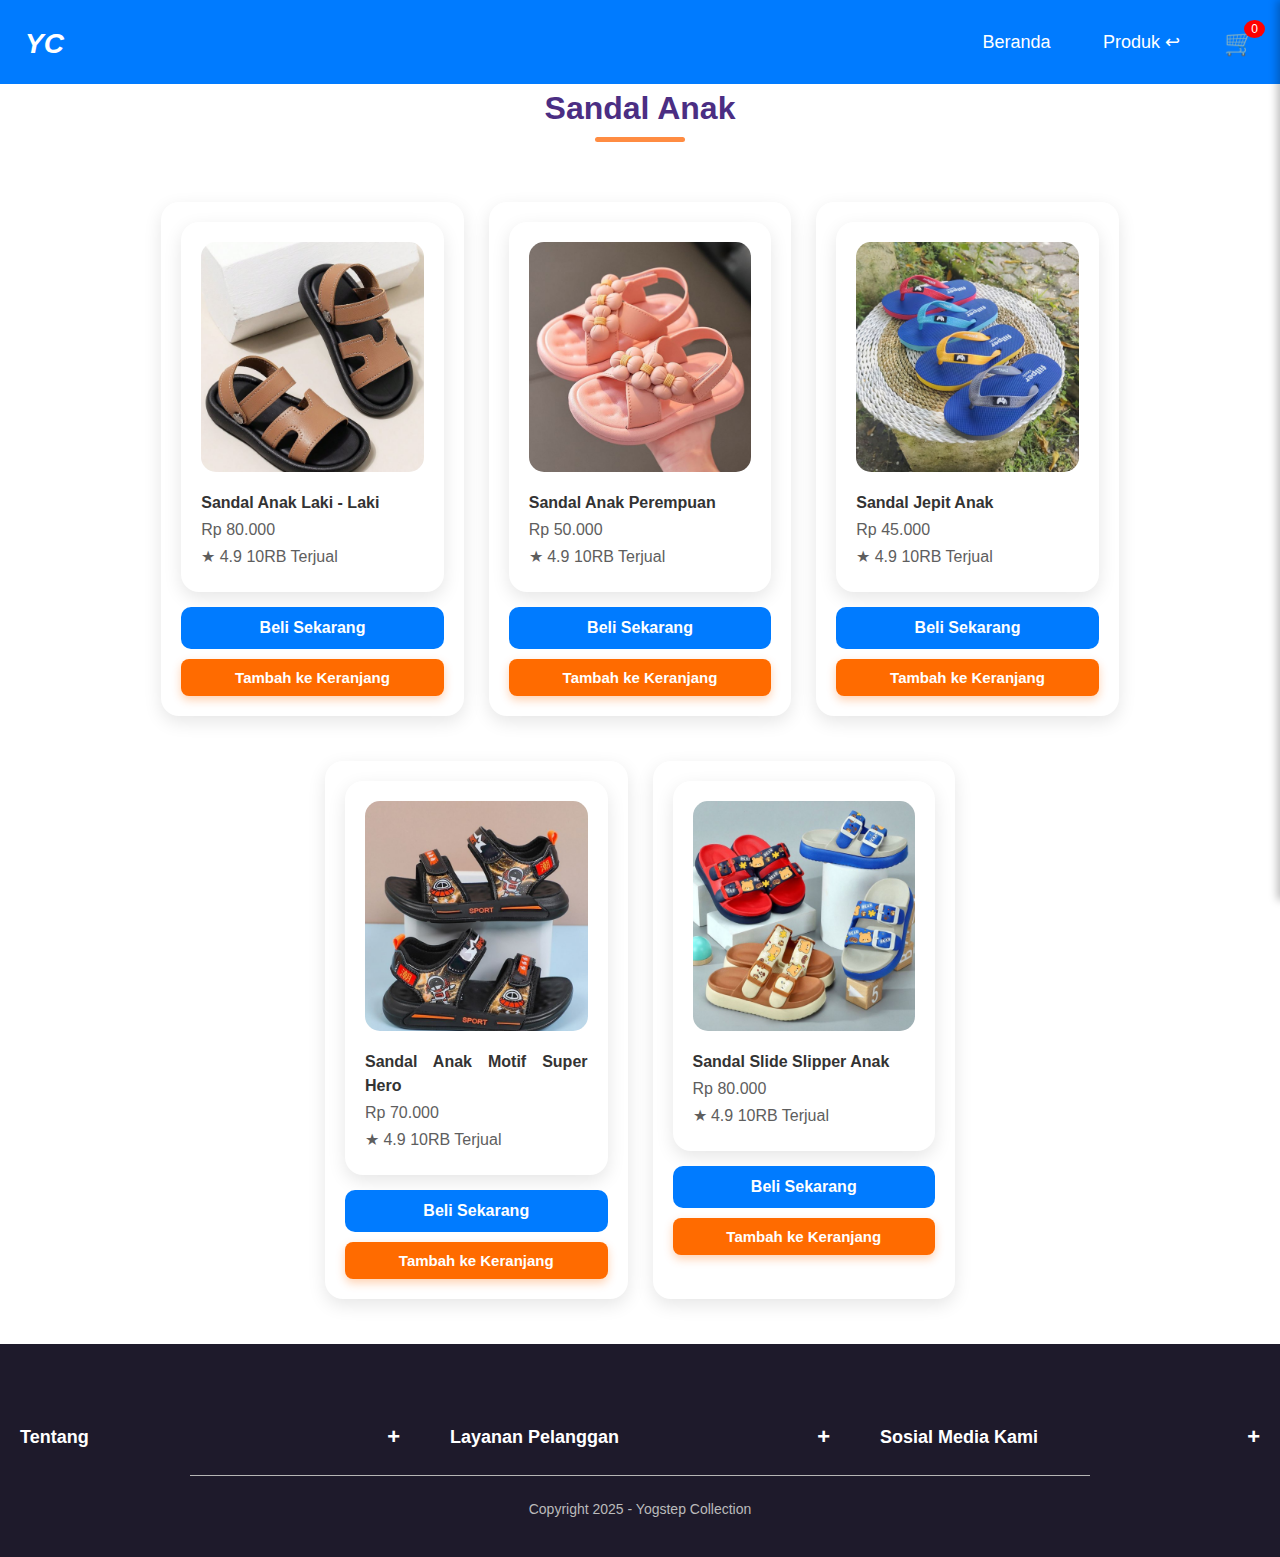
<file: sandal anak.html>
<!DOCTYPE html>
<html lang="en">

<head>
    <meta charset="UTF-8">
    <meta name="viewport" content="width=device-width, initial-scale=1.0">
    <title>Sandal Anak</title>
    <link rel="stylesheet" href="style.css">
    <script src="script.js"></script>
</head>

<body>
    <div class="header">
        <div class="navbar">
            <div class="logo">
                <h1><a href="index.html">YC</a></h1>
            </div>
            <nav>
                <ul>
                    <li><a href="index.html">Beranda</a></li>
                    <li>
                        <a href="produk.html">Produk &#8617;</a>
                        <ul class="dropdown">
                            <li><a href="sandal pria.html">Sandal Pria</a></li>
                            <li><a href="sandal wanita.html">Sandal Wanita</a></li>
                            <li><a href="sandal anak.html">Sandal Anak</a></li>
                            <li><a href="sandal refleksi.html">Sandal Refleksi</a></li>
                            <li><a href="sandal hotel.html">Sandal Hotel</a></li>
                        </ul>
                    </li>
                </ul>
            </nav>
            <div class="cart-icon">
                🛒<span id="cartCount">0</span>
            </div>

            <div class="cart-sidebar">
                <div class="cart-header">
                    <h3>Keranjang Belanja</h3>
                    <span id="closeCart" class="close-cart">×</span>
                </div>
                <div class="cart-items" id="cartItems"></div>
                <div class="cart-footer">
                    <p>Total: <span id="cartTotal">Rp0</span></p>
                    <button class="checkout-btn"><a
                            href="https://wa.me/6285282142032?text=Halo%20kak,%20saya%20ingin%20membeli%20produk%20sandal.%20Apakah%20masih%20tersedia?">Checkout</a></button>
                </div>
            </div>
            <div id="cartBackdrop" class="backdrop"></div>
        </div>
    </div>

    <!------------------ Sandal Anak --------------------->

    <div class="produk">
        <h2 class="title">Sandal Anak</h2>
        <div class="row-produk3">
            <div class="card">
                <div class="product-wrapper">
                    <img src="asset/asset.produk3/sandal anak1.png">
                    <h4>Sandal Anak Laki - Laki</h4>
                    <p>Rp 80.000</p>
                    <div class="rating">
                        <p>&#9733; 4.9 10RB Terjual</p>
                    </div>
                </div>
                <a href="https://wa.me/6285282142032?text=Halo%20kak,%20saya%20ingin%20membeli%20produk%20sandal.%20Apakah%20masih%20tersedia?"
                    class="btn-product">Beli Sekarang</a>
                <button class="btn-cart"
                    onclick="addToCart('Sandal Anak Laki - Laki', 80000, 'asset/asset.produk3/sandal anak1.png')">
                    Tambah ke Keranjang
                </button>
            </div>
            <div class="card">
                <div class="product-wrapper">
                    <img src="asset/asset.produk3/sandal anak2.png">
                    <h4>Sandal Anak Perempuan</h4>
                    <p>Rp 50.000</p>
                    <div class="rating">
                        <p>&#9733; 4.9 10RB Terjual</p>
                    </div>
                </div>
                <a href="https://wa.me/6285282142032?text=Halo%20kak,%20saya%20ingin%20membeli%20produk%20sandal.%20Apakah%20masih%20tersedia?"
                    class="btn-product">Beli Sekarang</a>
                <button class="btn-cart"
                    onclick="addToCart('Sandal Anak Perempuan', 50000, 'asset/asset.produk3/sandal anak2.png')">
                    Tambah ke Keranjang
                </button>
            </div>
            <div class="card">
                <div class="product-wrapper">
                    <img src="asset/asset.produk3/sandal anak3.png">
                    <h4>Sandal Jepit Anak</h4>
                    <p>Rp 45.000</p>
                    <div class="rating">
                        <p>&#9733; 4.9 10RB Terjual</p>
                    </div>
                </div>
                <a href="https://wa.me/6285282142032?text=Halo%20kak,%20saya%20ingin%20membeli%20produk%20sandal.%20Apakah%20masih%20tersedia?"
                    class="btn-product">Beli Sekarang</a>
                <button class="btn-cart"
                    onclick="addToCart('Sandal Jepit Anak', 45000, 'asset/asset.produk3/sandal anak3.png')">
                    Tambah ke Keranjang
                </button>
            </div>
            <div class="card">
                <div class="product-wrapper">
                    <img src="asset/asset.produk3/sandal anak4.png">
                    <h4>Sandal Anak Motif Super Hero</h4>
                    <p>Rp 70.000</p>
                    <div class="rating">
                        <p>&#9733; 4.9 10RB Terjual</p>
                    </div>
                </div>
                <a href="https://wa.me/6285282142032?text=Halo%20kak,%20saya%20ingin%20membeli%20produk%20sandal.%20Apakah%20masih%20tersedia?"
                    class="btn-product">Beli Sekarang</a>
                <button class="btn-cart"
                    onclick="addToCart('Sandal Anak Motif Super Hero', 70000, 'asset/asset.produk3/sandal anak4.png')">
                    Tambah ke Keranjang
                </button>
            </div>
            <div class="card">
                <div class="product-wrapper">
                    <img src="asset/asset.produk3/sandal anak5.png">
                    <h4>Sandal Slide Slipper Anak</h4>
                    <p>Rp 80.000</p>
                    <div class="rating">
                        <p>&#9733; 4.9 10RB Terjual</p>
                    </div>
                </div>
                <a href="https://wa.me/6285282142032?text=Halo%20kak,%20saya%20ingin%20membeli%20produk%20sandal.%20Apakah%20masih%20tersedia?"
                    class="btn-product">Beli Sekarang</a>
                <button class="btn-cart"
                    onclick="addToCart('Sandal Slide Slipper Anak', 80000, 'asset/asset.produk3/sandal anak5.png')">
                    Tambah ke Keranjang
                </button>
            </div>
        </div>
    </div>

    <div class="footer">
        <div class="row">

            <!-- Kolom 1 -->
            <div class="footer-col-3 footer-section">
                <div class="footer-header">
                    <h3>Tentang</h3>
                    <span class="toggle-icon">+</span>
                </div>
                <ul class="footer-content">
                    <li><a href="tentang.html">Tentang Kami</a></li>
                    <li><a href="syarat & ketentuan.html">Syarat & Ketentuan</a></li>
                </ul>
            </div>

            <!-- Kolom 2 -->
            <div class="footer-col-4 footer-section">
                <div class="footer-header">
                    <h3>Layanan Pelanggan</h3>
                    <span class="toggle-icon">+</span>
                </div>
                <ul class="footer-content">
                    <li><a href="panduan ukuran.html">Panduan Ukuran</a></li>
                    <li><a href="kebijakan pengembalian.html">Kebijakan Pengembalian</a></li>
                    <li><a href="kontak kami.html">Kontak Kami</a></li>
                </ul>
            </div>

            <!-- Kolom 3 -->
            <div class="footer-col-5 footer-section">
                <div class="footer-header">
                    <h3>Sosial Media Kami</h3>
                    <span class="toggle-icon">+</span>
                </div>
                <ul class="footer-content">
                    <li>Instagram:<a href="#"> @yogstep_collection</a></li>
                    <li>Whatsapp:<a
                            href="https://wa.me/6281234567890?text=Halo%20kak,%20saya%20ingin%20membeli%20produk%20sandal.%20Apakah%20masih%20tersedia?">
                            +62 852-8214-2032</a></li>
                    <li>Web kami: <a href="#">Yogstep Collection</a></li>
                </ul>
            </div>

        </div>

        <hr>
        <p class="copyright">Copyright 2025 - Yogstep Collection</p>
    </div>
</body>

</html>
</file>
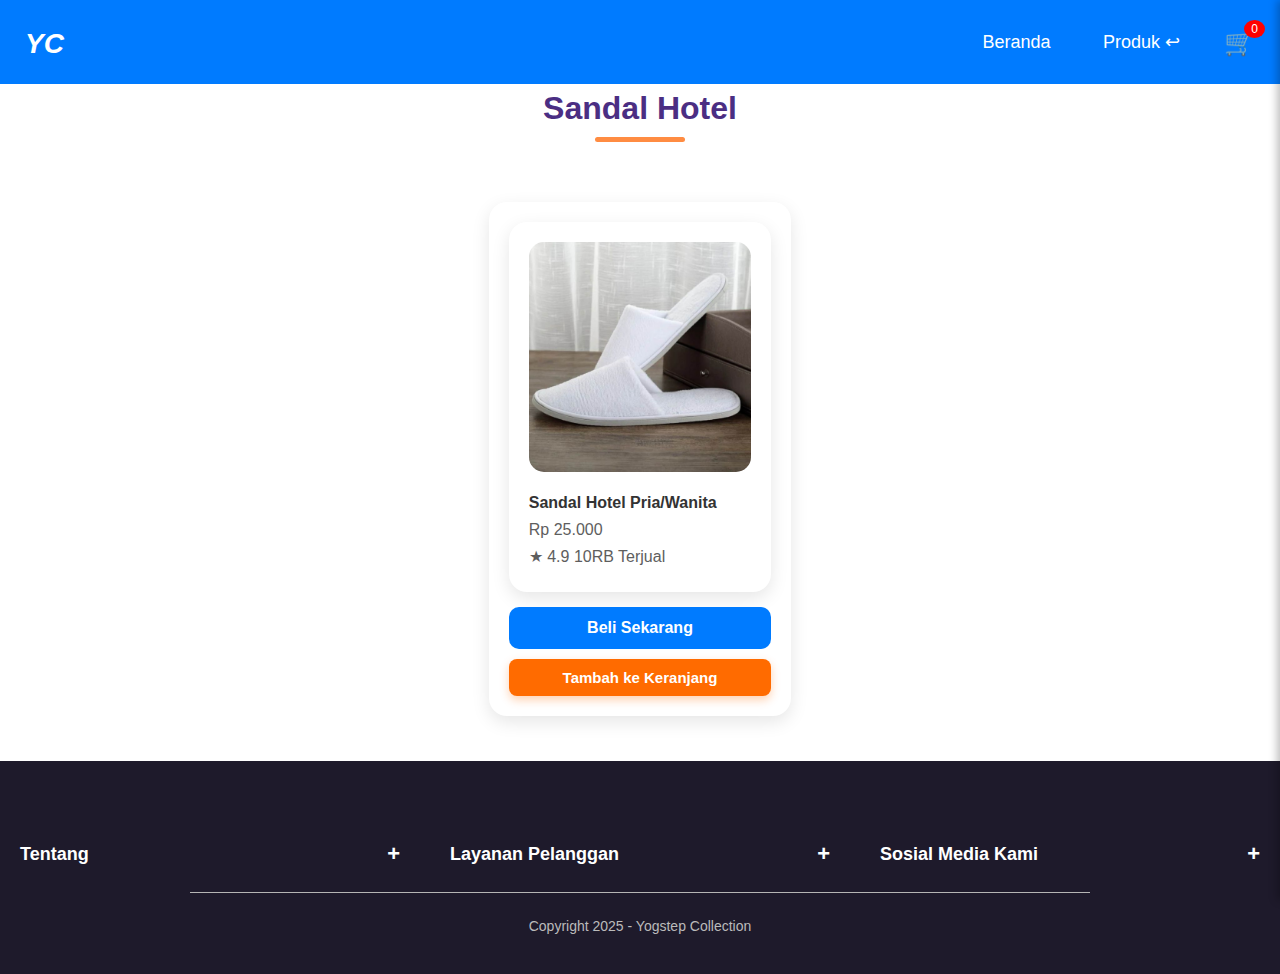
<file: sandal hotel.html>
<!DOCTYPE html>
<html lang="en">

<head>
    <meta charset="UTF-8">
    <meta name="viewport" content="width=device-width, initial-scale=1.0">
    <title>Sandal Hotel</title>
    <link rel="stylesheet" href="style.css">
    <script src="script.js"></script>
</head>

<body>
    <div class="header">
        <div class="navbar">
            <div class="logo">
                <h1><a href="index.html">YC</a></h1>
            </div>
            <nav>
                <ul>
                    <li><a href="index.html">Beranda</a></li>
                    <li>
                        <a href="produk.html">Produk &#8617;</a>
                        <ul class="dropdown">
                            <li><a href="sandal pria.html">Sandal Pria</a></li>
                            <li><a href="sandal wanita.html">Sandal Wanita</a></li>
                            <li><a href="sandal anak.html">Sandal Anak</a></li>
                            <li><a href="sandal refleksi.html">Sandal Refleksi</a></li>
                            <li><a href="sandal hotel.html">Sandal Hotel</a></li>
                        </ul>
                    </li>
                </ul>
            </nav>
            <div class="cart-icon">
                🛒<span id="cartCount">0</span>
            </div>

            <div class="cart-sidebar">
                <div class="cart-header">
                    <h3>Keranjang Belanja</h3>
                    <span id="closeCart" class="close-cart">×</span>
                </div>
                <div class="cart-items" id="cartItems"></div>
                <div class="cart-footer">
                    <p>Total: <span id="cartTotal">Rp0</span></p>
                    <button class="checkout-btn"><a
                            href="https://wa.me/6285282142032?text=Halo%20kak,%20saya%20ingin%20membeli%20produk%20sandal.%20Apakah%20masih%20tersedia?">Checkout</a></button>
                </div>
            </div>
            <div id="cartBackdrop" class="backdrop"></div>
        </div>
    </div>

    <!------------------ Sandal Hotel --------------------->

    <div class="produk">
        <h2 class="title">Sandal Hotel</h2>
        <div class="row-produk5">
            <div class="card">
                <div class="product-wrapper">
                    <img src="asset/asset.produk5/sandal hotel1.png">
                    <h4>Sandal Hotel Pria/Wanita</h4>
                    <p>Rp 25.000</p>
                    <div class="rating">
                        <p>&#9733; 4.9 10RB Terjual</p>
                    </div>
                </div>
                <a href="https://wa.me/6285282142032?text=Halo%20kak,%20saya%20ingin%20membeli%20produk%20sandal.%20Apakah%20masih%20tersedia?"
                    class="btn-product">Beli Sekarang</a>
                <button class="btn-cart"
                    onclick="addToCart('Sandal Hotel Pria/Wanita', 25000, 'asset/asset.produk5/sandal hotel1.png')">
                    Tambah ke Keranjang
                </button>
            </div>
        </div>
    </div>

    <div class="footer">
        <div class="row">

            <!-- Kolom 1 -->
            <div class="footer-col-3 footer-section">
                <div class="footer-header">
                    <h3>Tentang</h3>
                    <span class="toggle-icon">+</span>
                </div>
                <ul class="footer-content">
                    <li><a href="tentang.html">Tentang Kami</a></li>
                    <li><a href="syarat & ketentuan.html">Syarat & Ketentuan</a></li>
                </ul>
            </div>

            <!-- Kolom 2 -->
            <div class="footer-col-4 footer-section">
                <div class="footer-header">
                    <h3>Layanan Pelanggan</h3>
                    <span class="toggle-icon">+</span>
                </div>
                <ul class="footer-content">
                    <li><a href="panduan ukuran.html">Panduan Ukuran</a></li>
                    <li><a href="kebijakan pengembalian.html">Kebijakan Pengembalian</a></li>
                    <li><a href="kontak kami.html">Kontak Kami</a></li>
                </ul>
            </div>

            <!-- Kolom 3 -->
            <div class="footer-col-5 footer-section">
                <div class="footer-header">
                    <h3>Sosial Media Kami</h3>
                    <span class="toggle-icon">+</span>
                </div>
                <ul class="footer-content">
                    <li>Instagram:<a href="#"> @yogstep_collection</a></li>
                    <li>Whatsapp:<a
                            href="https://wa.me/6281234567890?text=Halo%20kak,%20saya%20ingin%20membeli%20produk%20sandal.%20Apakah%20masih%20tersedia?">
                            +62 852-8214-2032</a></li>
                    <li>Web kami: <a href="#">Yogstep Collection</a></li>
                </ul>
            </div>

        </div>

        <hr>
        <p class="copyright">Copyright 2025 - Yogstep Collection</p>
    </div>
</body>

</html>
</file>
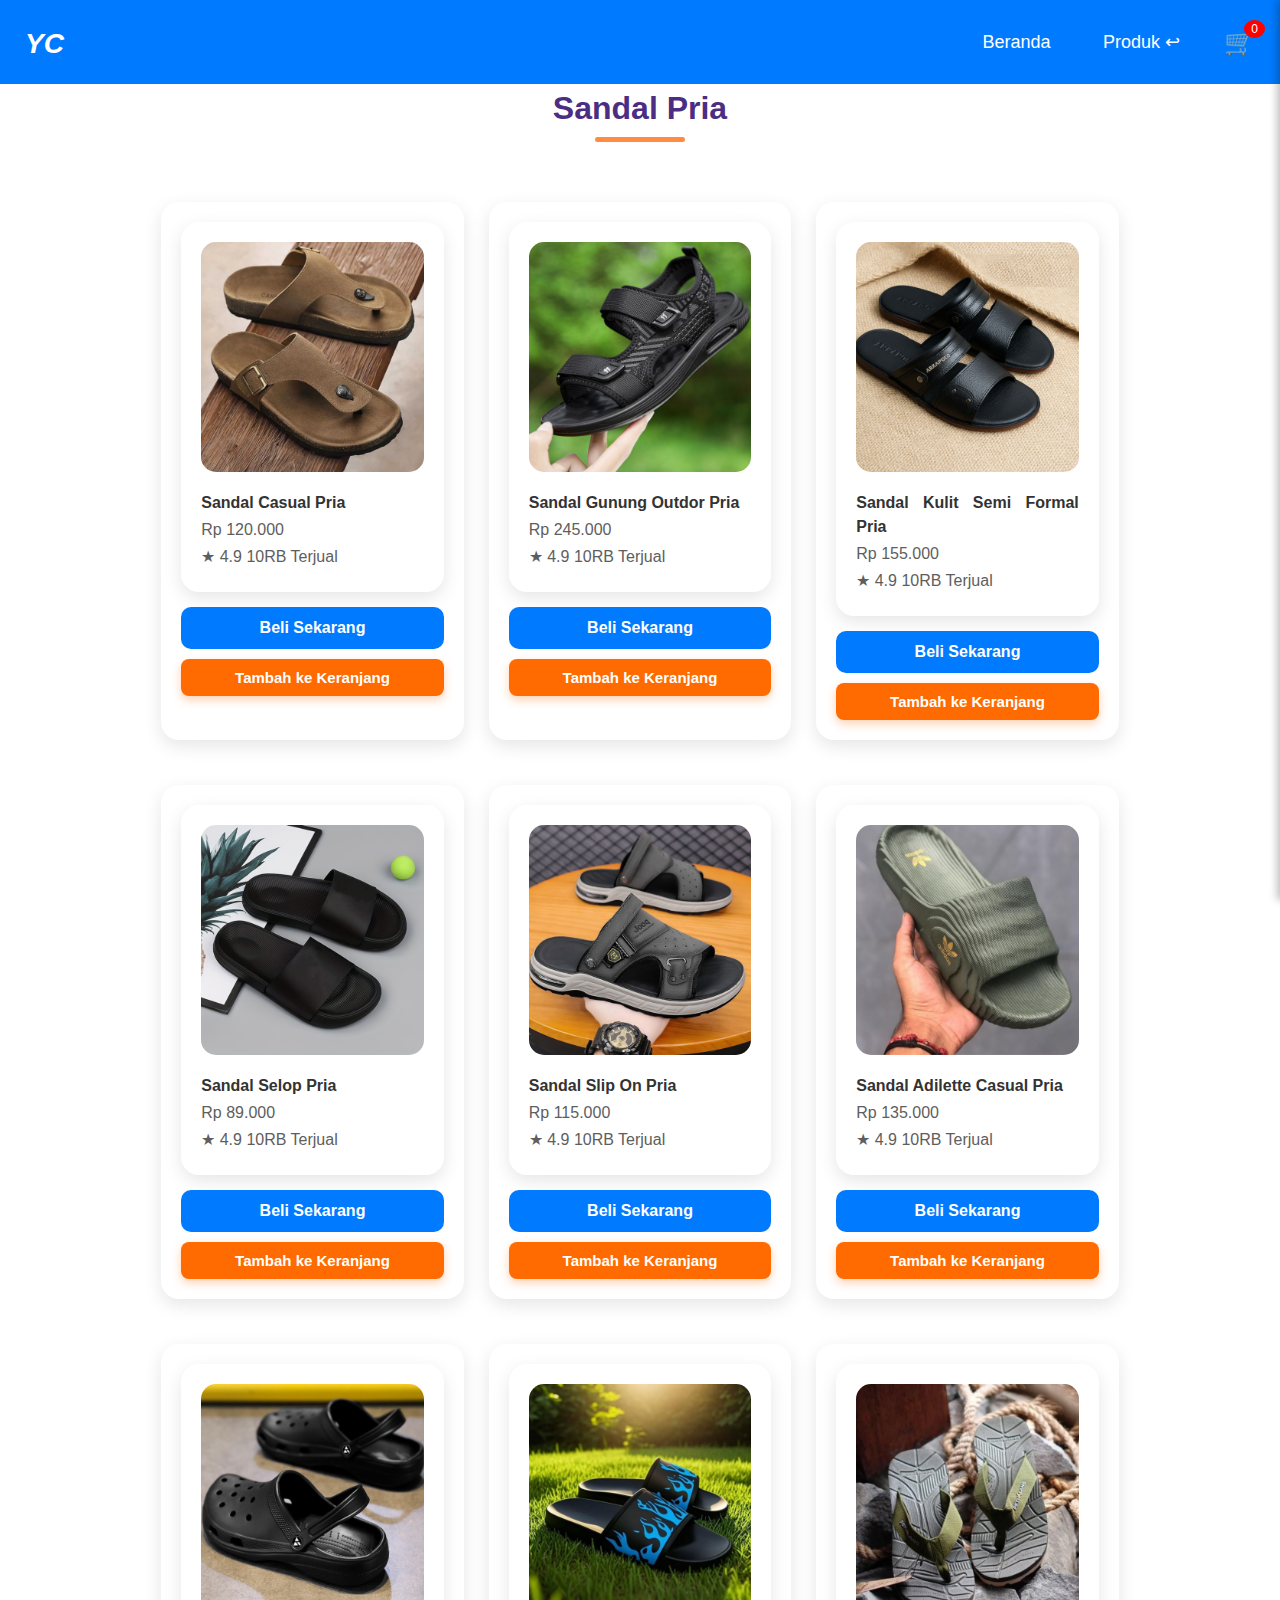
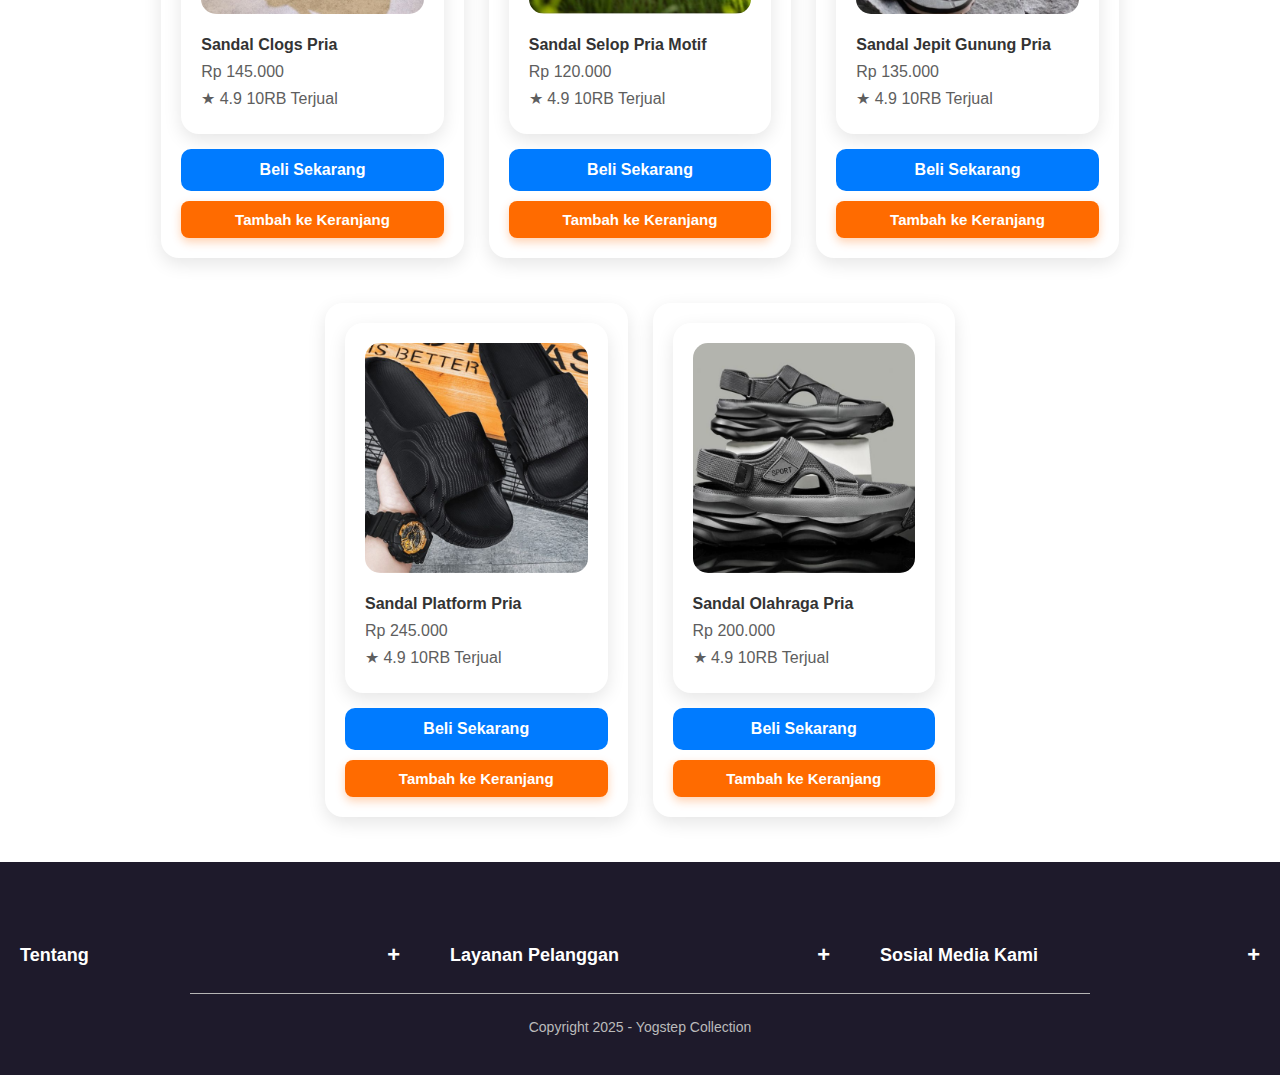
<file: sandal pria.html>
<!DOCTYPE html>
<html lang="en">

<head>
    <meta charset="UTF-8">
    <meta name="viewport" content="width=device-width, initial-scale=1.0">
    <title>Sandal Pria</title>
    <link rel="stylesheet" href="style.css">
    <script src="script.js"></script>
</head>

<body>
    <div class="header">
        <div class="navbar">
            <div class="logo">
                <h1><a href="index.html">YC</a></h1>
            </div>
            <nav>
                <ul>
                    <li><a href="index.html">Beranda</a></li>
                    <li>
                        <a href="produk.html">Produk &#8617;</a>
                        <ul class="dropdown">
                            <li><a href="sandal pria.html">Sandal Pria</a></li>
                            <li><a href="sandal wanita.html">Sandal Wanita</a></li>
                            <li><a href="sandal anak.html">Sandal Anak</a></li>
                            <li><a href="sandal refleksi.html">Sandal Refleksi</a></li>
                            <li><a href="sandal hotel.html">Sandal Hotel</a></li>
                        </ul>
                    </li>
                </ul>
            </nav>
            <div class="cart-icon">
                🛒<span id="cartCount">0</span>
            </div>

            <div class="cart-sidebar">
                <div class="cart-header">
                    <h3>Keranjang Belanja</h3>
                    <span id="closeCart" class="close-cart">×</span>
                </div>
                <div class="cart-items" id="cartItems"></div>
                <div class="cart-footer">
                    <p>Total: <span id="cartTotal">Rp0</span></p>
                    <button class="checkout-btn"><a
                            href="https://wa.me/6285282142032?text=Halo%20kak,%20saya%20ingin%20membeli%20produk%20sandal.%20Apakah%20masih%20tersedia?">Checkout</a></button>
                </div>
            </div>
            <div id="cartBackdrop" class="backdrop"></div>
        </div>
    </div>

    <!------------------ Sandal Pria --------------------->

    <div class="produk">
        <h2 class="title">Sandal Pria</h2>
        <div class="row-produk">
            <div class="card">
                <div class="product-wrapper">
                    <img src="asset/asset.produk/sandal pria 1.png">
                    <h4>Sandal Casual Pria</h4>
                    <p>Rp 120.000</p>
                    <div class="rating">
                        <p>&#9733; 4.9 10RB Terjual</p>
                    </div>
                </div>
                <a href="https://wa.me/6285282142032?text=Halo%20kak,%20saya%20ingin%20membeli%20produk%20sandal.%20Apakah%20masih%20tersedia?"
                    class="btn-product">Beli Sekarang</a>
                <button class="btn-cart"
                    onclick="addToCart('Sandal Casual Pria', 120000, 'asset/asset.produk/sandal pria 1.png')">
                    Tambah ke Keranjang
                </button>
            </div>
            <div class="card">
                <div class="product-wrapper">
                    <img src="asset/asset.produk/sandal pria 2.png">
                    <h4>Sandal Gunung Outdor Pria</h4>
                    <p>Rp 245.000</p>
                    <div class="rating">
                        <p>&#9733; 4.9 10RB Terjual</p>
                    </div>
                </div>
                <a href="https://wa.me/6285282142032?text=Halo%20kak,%20saya%20ingin%20membeli%20produk%20sandal.%20Apakah%20masih%20tersedia?"
                    class="btn-product">Beli Sekarang</a>
                <button class="btn-cart"
                    onclick="addToCart('Sandal Gunung Outdoor Pria', 245000, 'asset/asset.produk/sandal pria 2.png')">
                    Tambah ke Keranjang
                </button>
            </div>
            <div class="card">
                <div class="product-wrapper">
                    <img src="asset/asset.produk/sandal pria 3.png">
                    <h4>Sandal Kulit Semi Formal Pria</h4>
                    <p>Rp 155.000</p>
                    <div class="rating">
                        <p>&#9733; 4.9 10RB Terjual</p>
                    </div>
                </div>
                <a href="https://wa.me/6285282142032?text=Halo%20kak,%20saya%20ingin%20membeli%20produk%20sandal.%20Apakah%20masih%20tersedia?"
                    class="btn-product">Beli Sekarang</a>
                <button class="btn-cart"
                    onclick="addToCart('Sandal Kulit Semi Formal Pria', 155000, 'asset/asset.produk/sandal pria 3.png')">
                    Tambah ke Keranjang
                </button>
            </div>
            <div class="card">
                <div class="product-wrapper">
                    <img src="asset/asset.produk/sandal pria 4.png">
                    <h4>Sandal Selop Pria</h4>
                    <p>Rp 89.000</p>
                    <div class="rating">
                        <p>&#9733; 4.9 10RB Terjual</p>
                    </div>
                </div>
                <a href="https://wa.me/6285282142032?text=Halo%20kak,%20saya%20ingin%20membeli%20produk%20sandal.%20Apakah%20masih%20tersedia?"
                    class="btn-product">Beli Sekarang</a>
                <button class="btn-cart"
                    onclick="addToCart('Sandal Selop Pria', 89000, 'asset/asset.produk/sandal pria 4.png')">
                    Tambah ke Keranjang
                </button>
            </div>
            <div class="card">
                <div class="product-wrapper">
                    <img src="asset/asset.produk/sandal pria 5.png">
                    <h4>Sandal Slip On Pria</h4>
                    <p>Rp 115.000</p>
                    <div class="rating">
                        <p>&#9733; 4.9 10RB Terjual</p>
                    </div>
                </div>
                <a href="https://wa.me/6285282142032?text=Halo%20kak,%20saya%20ingin%20membeli%20produk%20sandal.%20Apakah%20masih%20tersedia?"
                    class="btn-product">Beli Sekarang</a>
                <button class="btn-cart"
                    onclick="addToCart('Sandal Slip On Pria', 115000, 'asset/asset.produk/sandal pria 5.png')">
                    Tambah ke Keranjang
                </button>
            </div>
            <div class="card">
                <div class="product-wrapper">
                    <img src="asset/asset.produk/sandal pria 6.png">
                    <h4>Sandal Adilette Casual Pria</h4>
                    <p>Rp 135.000</p>
                    <div class="rating">
                        <p>&#9733; 4.9 10RB Terjual</p>
                    </div>
                </div>
                <a href="https://wa.me/6285282142032?text=Halo%20kak,%20saya%20ingin%20membeli%20produk%20sandal.%20Apakah%20masih%20tersedia?"
                    class="btn-product">Beli Sekarang</a>
                <button class="btn-cart"
                    onclick="addToCart('Sandal Adilette Casual Pria', 135000, 'asset/asset.produk/sandal pria 6.png')">
                    Tambah ke Keranjang
                </button>
            </div>
            <div class="card">
                <div class="product-wrapper">
                    <img src="asset/asset.produk/sandal pria 7.png">
                    <h4>Sandal Clogs Pria</h4>
                    <p>Rp 145.000</p>
                    <div class="rating">
                        <p>&#9733; 4.9 10RB Terjual</p>
                    </div>
                </div>
                <a href="https://wa.me/6285282142032?text=Halo%20kak,%20saya%20ingin%20membeli%20produk%20sandal.%20Apakah%20masih%20tersedia?"
                    class="btn-product">Beli Sekarang</a>
                <button class="btn-cart"
                    onclick="addToCart('Sandal Clogs Pria', 145000, 'asset/asset.produk/sandal pria 7.png')">
                    Tambah ke Keranjang
                </button>
            </div>
            <div class="card">
                <div class="product-wrapper">
                    <img src="asset/asset.produk/sandal pria 8.png">
                    <h4>Sandal Selop Pria Motif</h4>
                    <p>Rp 120.000</p>
                    <div class="rating">
                        <p>&#9733; 4.9 10RB Terjual</p>
                    </div>
                </div>
                <a href="https://wa.me/6285282142032?text=Halo%20kak,%20saya%20ingin%20membeli%20produk%20sandal.%20Apakah%20masih%20tersedia?"
                    class="btn-product">Beli Sekarang</a>
                <button class="btn-cart"
                    onclick="addToCart('Sandal Selop Pria Motif', 120000, 'asset/asset.produk/sandal pria 8.png')">
                    Tambah ke Keranjang
                </button>
            </div>
            <div class="card">
                <div class="product-wrapper">
                    <img src="asset/asset.produk/sandal pria 9.png">
                    <h4>Sandal Jepit Gunung Pria</h4>
                    <p>Rp 135.000</p>
                    <div class="rating">
                        <p>&#9733; 4.9 10RB Terjual</p>
                    </div>
                </div>
                <a href="https://wa.me/6285282142032?text=Halo%20kak,%20saya%20ingin%20membeli%20produk%20sandal.%20Apakah%20masih%20tersedia?"
                    class="btn-product">Beli Sekarang</a>
                <button class="btn-cart"
                    onclick="addToCart('Sandal Jepit Gunung Pria', 135000, 'asset/asset.produk/sandal pria 9.png')">
                    Tambah ke Keranjang
                </button>
            </div>
            <div class="card">
                <div class="product-wrapper">
                    <img src="asset/asset.produk/sandal pria 10.png">
                    <h4>Sandal Platform Pria</h4>
                    <p>Rp 245.000</p>
                    <div class="rating">
                        <p>&#9733; 4.9 10RB Terjual</p>
                    </div>
                </div>
                <a href="https://wa.me/6285282142032?text=Halo%20kak,%20saya%20ingin%20membeli%20produk%20sandal.%20Apakah%20masih%20tersedia?"
                    class="btn-product">Beli Sekarang</a>
                <button class="btn-cart"
                    onclick="addToCart('Sandal Platform Pria', 245000, 'asset/asset.produk/sandal pria 10.png')">
                    Tambah ke Keranjang
                </button>
            </div>
            <div class="card">
                <div class="product-wrapper">
                    <img src="asset/asset.produk/sandal pria 11.png">
                    <h4>Sandal Olahraga Pria</h4>
                    <p>Rp 200.000</p>
                    <div class="rating">
                        <p>&#9733; 4.9 10RB Terjual</p>
                    </div>
                </div>
                <a href="https://wa.me/6285282142032?text=Halo%20kak,%20saya%20ingin%20membeli%20produk%20sandal.%20Apakah%20masih%20tersedia?"
                    class="btn-product">Beli Sekarang</a>
                <button class="btn-cart"
                    onclick="addToCart('Sandal Olahraga Pria', 200000, 'asset/asset.produk/sandal pria 11.png')">
                    Tambah ke Keranjang
                </button>
            </div>
        </div>
    </div>

    <div class="footer">
        <div class="row">

            <!-- Kolom 1 -->
            <div class="footer-col-3 footer-section">
                <div class="footer-header">
                    <h3>Tentang</h3>
                    <span class="toggle-icon">+</span>
                </div>
                <ul class="footer-content">
                    <li><a href="tentang.html">Tentang Kami</a></li>
                    <li><a href="syarat & ketentuan.html">Syarat & Ketentuan</a></li>
                </ul>
            </div>

            <!-- Kolom 2 -->
            <div class="footer-col-4 footer-section">
                <div class="footer-header">
                    <h3>Layanan Pelanggan</h3>
                    <span class="toggle-icon">+</span>
                </div>
                <ul class="footer-content">
                    <li><a href="panduan ukuran.html">Panduan Ukuran</a></li>
                    <li><a href="kebijakan pengembalian.html">Kebijakan Pengembalian</a></li>
                    <li><a href="kontak kami.html">Kontak Kami</a></li>
                </ul>
            </div>

            <!-- Kolom 3 -->
            <div class="footer-col-5 footer-section">
                <div class="footer-header">
                    <h3>Sosial Media Kami</h3>
                    <span class="toggle-icon">+</span>
                </div>
                <ul class="footer-content">
                    <li>Instagram:<a href="#"> @yogstep_collection</a></li>
                    <li>Whatsapp:<a
                            href="https://wa.me/6281234567890?text=Halo%20kak,%20saya%20ingin%20membeli%20produk%20sandal.%20Apakah%20masih%20tersedia?">
                            +62 852-8214-2032</a></li>
                    <li>Web kami: <a href="#">Yogstep Collection</a></li>
                </ul>
            </div>

        </div>

        <hr>
        <p class="copyright">Copyright 2025 - Yogstep Collection</p>
    </div>
</body>

</html>
</file>
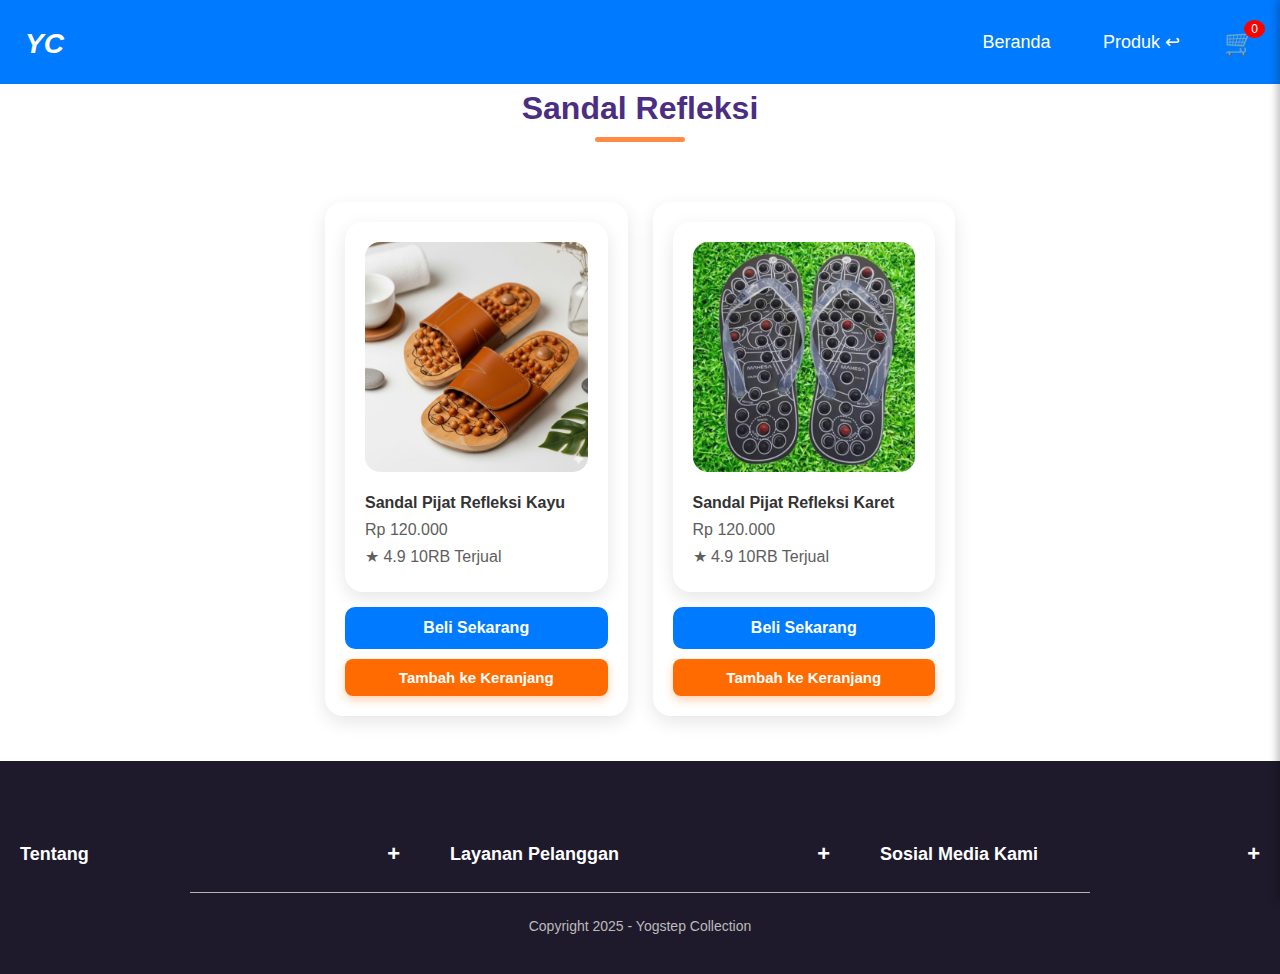
<file: sandal refleksi.html>
<!DOCTYPE html>
<html lang="en">

<head>
    <meta charset="UTF-8">
    <meta name="viewport" content="width=device-width, initial-scale=1.0">
    <title>Sandal Refleksi</title>
    <link rel="stylesheet" href="style.css">
    <script src="script.js"></script>
</head>

<body>
    <div class="header">
        <div class="navbar">
            <div class="logo">
                <h1><a href="index.html">YC</a></h1>
            </div>
            <nav>
                <ul>
                    <li><a href="index.html">Beranda</a></li>
                    <li>
                        <a href="produk.html">Produk &#8617;</a>
                        <ul class="dropdown">
                            <li><a href="sandal pria.html">Sandal Pria</a></li>
                            <li><a href="sandal wanita.html">Sandal Wanita</a></li>
                            <li><a href="sandal anak.html">Sandal Anak</a></li>
                            <li><a href="sandal refleksi.html">Sandal Refleksi</a></li>
                            <li><a href="sandal hotel.html">Sandal Hotel</a></li>
                        </ul>
                    </li>
                </ul>
            </nav>
            <div class="cart-icon">
                🛒<span id="cartCount">0</span>
            </div>

            <div class="cart-sidebar">
                <div class="cart-header">
                    <h3>Keranjang Belanja</h3>
                    <span id="closeCart" class="close-cart">×</span>
                </div>
                <div class="cart-items" id="cartItems"></div>
                <div class="cart-footer">
                    <p>Total: <span id="cartTotal">Rp0</span></p>
                    <button class="checkout-btn"><a
                            href="https://wa.me/6285282142032?text=Halo%20kak,%20saya%20ingin%20membeli%20produk%20sandal.%20Apakah%20masih%20tersedia?">Checkout</a></button>
                </div>
            </div>
            <div id="cartBackdrop" class="backdrop"></div>
        </div>
    </div>

    <!------------------ Sandal Refleksi --------------------->

    <div class="produk">
        <h2 class="title">Sandal Refleksi</h2>
        <div class="row-produk4">
            <div class="card">
                <div class="product-wrapper">
                    <img src="asset/asset.produk4/sandal refleksi1.png">
                    <h4>Sandal Pijat Refleksi Kayu</h4>
                    <p>Rp 120.000</p>
                    <div class="rating">
                        <p>&#9733; 4.9 10RB Terjual</p>
                    </div>
                </div>
                <a href="https://wa.me/6285282142032?text=Halo%20kak,%20saya%20ingin%20membeli%20produk%20sandal.%20Apakah%20masih%20tersedia?"
                    class="btn-product">Beli Sekarang</a>
                <button class="btn-cart"
                    onclick="addToCart('Sandal Pijat Refleksi Kayu', 120000, 'asset/asset.produk4/sandal refleksi1.png')">
                    Tambah ke Keranjang
                </button>
            </div>
            <div class="card">
                <div class="product-wrapper">
                    <img src="asset/asset.produk4/sandal refleksi2.png">
                    <h4>Sandal Pijat Refleksi Karet</h4>
                    <p>Rp 120.000</p>
                    <div class="rating">
                        <p>&#9733; 4.9 10RB Terjual</p>
                    </div>
                </div>
                <a href="https://wa.me/6285282142032?text=Halo%20kak,%20saya%20ingin%20membeli%20produk%20sandal.%20Apakah%20masih%20tersedia?"
                    class="btn-product">Beli Sekarang</a>
                <button class="btn-cart"
                    onclick="addToCart('Sandal Pijat Refleksi Karet', 120000, 'asset/asset.produk4/sandal refleksi2.png')">
                    Tambah ke Keranjang
                </button>
            </div>
        </div>
    </div>

    <div class="footer">
        <div class="row">

            <!-- Kolom 1 -->
            <div class="footer-col-3 footer-section">
                <div class="footer-header">
                    <h3>Tentang</h3>
                    <span class="toggle-icon">+</span>
                </div>
                <ul class="footer-content">
                    <li><a href="tentang.html">Tentang Kami</a></li>
                    <li><a href="syarat & ketentuan.html">Syarat & Ketentuan</a></li>
                </ul>
            </div>

            <!-- Kolom 2 -->
            <div class="footer-col-4 footer-section">
                <div class="footer-header">
                    <h3>Layanan Pelanggan</h3>
                    <span class="toggle-icon">+</span>
                </div>
                <ul class="footer-content">
                    <li><a href="panduan ukuran.html">Panduan Ukuran</a></li>
                    <li><a href="kebijakan pengembalian.html">Kebijakan Pengembalian</a></li>
                    <li><a href="kontak kami.html">Kontak Kami</a></li>
                </ul>
            </div>

            <!-- Kolom 3 -->
            <div class="footer-col-5 footer-section">
                <div class="footer-header">
                    <h3>Sosial Media Kami</h3>
                    <span class="toggle-icon">+</span>
                </div>
                <ul class="footer-content">
                    <li>Instagram:<a href="#"> @yogstep_collection</a></li>
                    <li>Whatsapp:<a
                            href="https://wa.me/6281234567890?text=Halo%20kak,%20saya%20ingin%20membeli%20produk%20sandal.%20Apakah%20masih%20tersedia?">
                            +62 852-8214-2032</a></li>
                    <li>Web kami: <a href="#">Yogstep Collection</a></li>
                </ul>
            </div>

        </div>

        <hr>
        <p class="copyright">Copyright 2025 - Yogstep Collection</p>
    </div>
</body>

</html>
</file>
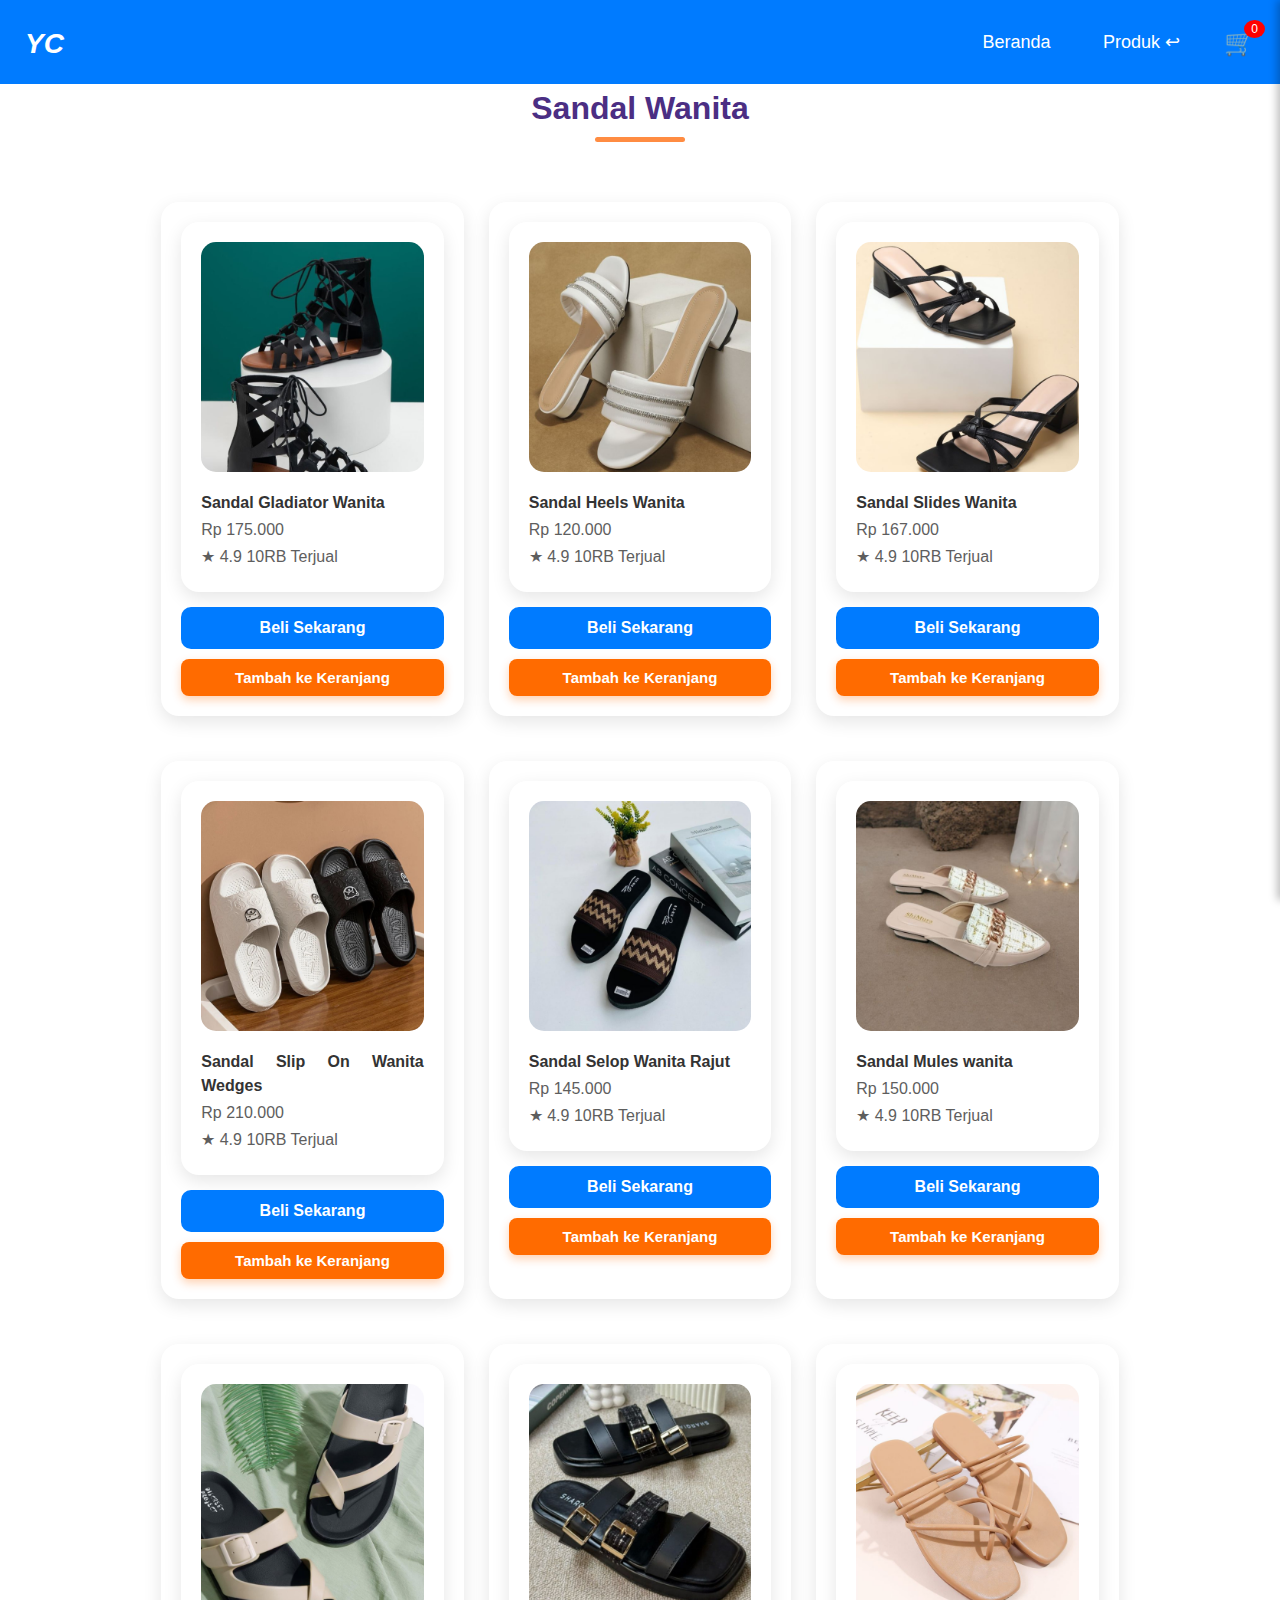
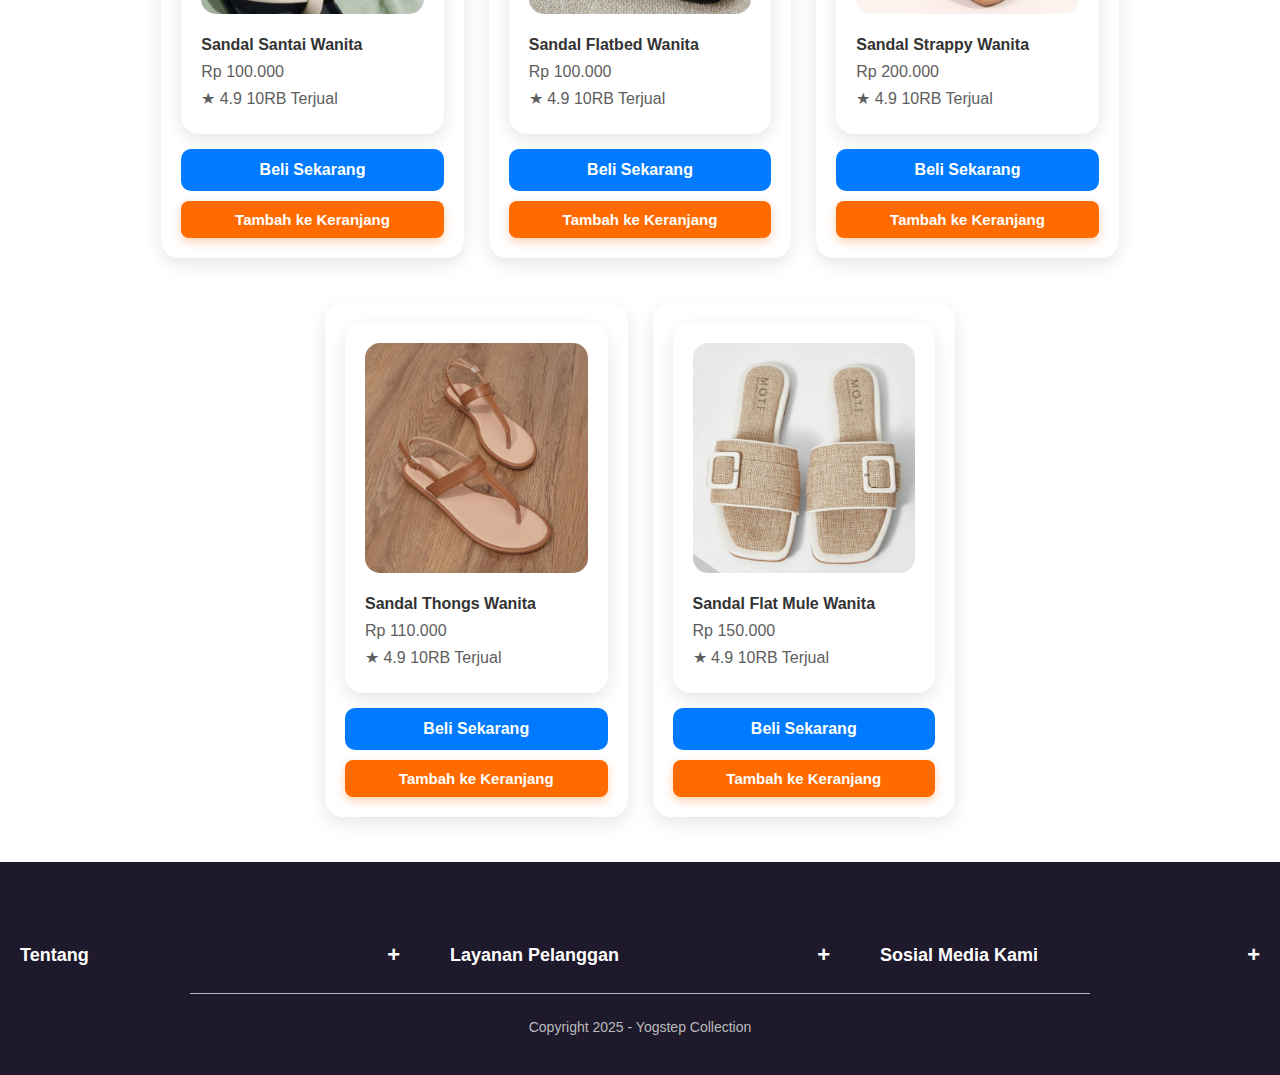
<file: sandal wanita.html>
<!DOCTYPE html>
<html lang="en">

<head>
    <meta charset="UTF-8">
    <meta name="viewport" content="width=device-width, initial-scale=1.0">
    <title>Sandal Wanita</title>
    <link rel="stylesheet" href="style.css">
    <script src="script.js"></script>
</head>

<body>
    <div class="header">
        <div class="navbar">
            <div class="logo">
                <h1><a href="index.html">YC</a></h1>
            </div>
            <nav>
                <ul>
                    <li><a href="index.html">Beranda</a></li>
                    <li>
                        <a href="produk.html">Produk &#8617;</a>
                        <ul class="dropdown">
                            <li><a href="sandal pria.html">Sandal Pria</a></li>
                            <li><a href="sandal wanita.html">Sandal Wanita</a></li>
                            <li><a href="sandal anak.html">Sandal Anak</a></li>
                            <li><a href="sandal refleksi.html">Sandal Refleksi</a></li>
                            <li><a href="sandal hotel.html">Sandal Hotel</a></li>
                        </ul>
                    </li>
                </ul>
            </nav>
            <div class="cart-icon">
                🛒<span id="cartCount">0</span>
            </div>

            <div class="cart-sidebar">
                <div class="cart-header">
                    <h3>Keranjang Belanja</h3>
                    <span id="closeCart" class="close-cart">×</span>
                </div>
                <div class="cart-items" id="cartItems"></div>
                <div class="cart-footer">
                    <p>Total: <span id="cartTotal">Rp0</span></p>
                    <button class="checkout-btn"><a
                            href="https://wa.me/6285282142032?text=Halo%20kak,%20saya%20ingin%20membeli%20produk%20sandal.%20Apakah%20masih%20tersedia?">Checkout</a></button>
                </div>
            </div>
            <div id="cartBackdrop" class="backdrop"></div>
        </div>
    </div>

    <!------------------ Sandal Wanita --------------------->

    <div class="produk">
        <h2 class="title">Sandal Wanita</h2>
        <div class="row-produk2">
            <div class="card">
                <div class="product-wrapper">
                    <img src="asset/asset.produk2/sandal wanita 1.png">
                    <h4>Sandal Gladiator Wanita</h4>
                    <p>Rp 175.000</p>
                    <div class="rating">
                        <p>&#9733; 4.9 10RB Terjual</p>
                    </div>
                </div>
                <a href="https://wa.me/6285282142032?text=Halo%20kak,%20saya%20ingin%20membeli%20produk%20sandal.%20Apakah%20masih%20tersedia?"
                    class="btn-product">Beli Sekarang</a>
                <button class="btn-cart"
                    onclick="addToCart('Sandal Gladiator Wanita', 175000, 'asset/asset.produk2/sandal wanita 1.png')">
                    Tambah ke Keranjang
                </button>
            </div>
            <div class="card">
                <div class="product-wrapper">
                    <img src="asset/asset.produk2/sandal wanita 2.png">
                    <h4>Sandal Heels Wanita</h4>
                    <p>Rp 120.000</p>
                    <div class="rating">
                        <p>&#9733; 4.9 10RB Terjual</p>
                    </div>
                </div>
                <a href="https://wa.me/6285282142032?text=Halo%20kak,%20saya%20ingin%20membeli%20produk%20sandal.%20Apakah%20masih%20tersedia?"
                    class="btn-product">Beli Sekarang</a>
                <button class="btn-cart"
                    onclick="addToCart('Sandal Heels Wanita', 120000, 'asset/asset.produk2/sandal wanita 2.png')">
                    Tambah ke Keranjang
                </button>
            </div>
            <div class="card">
                <div class="product-wrapper">
                    <img src="asset/asset.produk2/sandal wanita 3.png">
                    <h4>Sandal Slides Wanita</h4>
                    <p>Rp 167.000</p>
                    <div class="rating">
                        <p>&#9733; 4.9 10RB Terjual</p>
                    </div>
                </div>
                <a href="https://wa.me/6285282142032?text=Halo%20kak,%20saya%20ingin%20membeli%20produk%20sandal.%20Apakah%20masih%20tersedia?"
                    class="btn-product">Beli Sekarang</a>
                <button class="btn-cart"
                    onclick="addToCart('Sandal Slides Wanita', 167000, 'asset/asset.produk2/sandal wanita 3.png')">
                    Tambah ke Keranjang
                </button>
            </div>
            <div class="card">
                <div class="product-wrapper">
                    <img src="asset/asset.produk2/sandal wanita 4.png">
                    <h4>Sandal Slip On Wanita Wedges</h4>
                    <p>Rp 210.000</p>
                    <div class="rating">
                        <p>&#9733; 4.9 10RB Terjual</p>
                    </div>
                </div>
                <a href="https://wa.me/6285282142032?text=Halo%20kak,%20saya%20ingin%20membeli%20produk%20sandal.%20Apakah%20masih%20tersedia?"
                    class="btn-product">Beli Sekarang</a>
                <button class="btn-cart"
                    onclick="addToCart('Sandal Slip On Wanita Wedges', 210000, 'asset/asset.produk2/sandal wanita 4.png')">
                    Tambah ke Keranjang
                </button>
            </div>
            <div class="card">
                <div class="product-wrapper">
                    <img src="asset/asset.produk2/sandal wanita 5.png">
                    <h4>Sandal Selop Wanita Rajut</h4>
                    <p>Rp 145.000</p>
                    <div class="rating">
                        <p>&#9733; 4.9 10RB Terjual</p>
                    </div>
                </div>
                <a href="https://wa.me/6285282142032?text=Halo%20kak,%20saya%20ingin%20membeli%20produk%20sandal.%20Apakah%20masih%20tersedia?"
                    class="btn-product">Beli Sekarang</a>
                <button class="btn-cart"
                    onclick="addToCart('Sandal Selop Wanita Rajut', 145000, 'asset/asset.produk2/sandal wanita 5.png')">
                    Tambah ke Keranjang
                </button>
            </div>
            <div class="card">
                <div class="product-wrapper">
                    <img src="asset/asset.produk2/sandal wanita 6.png">
                    <h4>Sandal Mules wanita</h4>
                    <p>Rp 150.000</p>
                    <div class="rating">
                        <p>&#9733; 4.9 10RB Terjual</p>
                    </div>
                </div>
                <a href="https://wa.me/6285282142032?text=Halo%20kak,%20saya%20ingin%20membeli%20produk%20sandal.%20Apakah%20masih%20tersedia?"
                    class="btn-product">Beli Sekarang</a>
                <button class="btn-cart"
                    onclick="addToCart('Sandal Mules wanita', 150000, 'asset/asset.produk2/sandal wanita 6.png')">
                    Tambah ke Keranjang
                </button>
            </div>
            <div class="card">
                <div class="product-wrapper">
                    <img src="asset/asset.produk2/sandal wanita 7.png">
                    <h4>Sandal Santai Wanita</h4>
                    <p>Rp 100.000</p>
                    <div class="rating">
                        <p>&#9733; 4.9 10RB Terjual</p>
                    </div>
                </div>
                <a href="https://wa.me/6285282142032?text=Halo%20kak,%20saya%20ingin%20membeli%20produk%20sandal.%20Apakah%20masih%20tersedia?"
                    class="btn-product">Beli Sekarang</a>
                <button class="btn-cart"
                    onclick="addToCart('Sandal Santai Wanita', 100000, 'asset/asset.produk2/sandal wanita 7.png')">
                    Tambah ke Keranjang
                </button>
            </div>
            <div class="card">
                <div class="product-wrapper">
                    <img src="asset/asset.produk2/sandal wanita 8.png">
                    <h4>Sandal Flatbed Wanita</h4>
                    <p>Rp 100.000</p>
                    <div class="rating">
                        <p>&#9733; 4.9 10RB Terjual</p>
                    </div>
                </div>
                <a href="https://wa.me/6285282142032?text=Halo%20kak,%20saya%20ingin%20membeli%20produk%20sandal.%20Apakah%20masih%20tersedia?"
                    class="btn-product">Beli Sekarang</a>
                <button class="btn-cart"
                    onclick="addToCart('Sandal Flatbed Wanita', 100000, 'asset/asset.produk2/sandal wanita 8.png')">
                    Tambah ke Keranjang
                </button>
            </div>
            <div class="card">
                <div class="product-wrapper">
                    <img src="asset/asset.produk2/sandal wanita 9.png">
                    <h4>Sandal Strappy Wanita</h4>
                    <p>Rp 200.000</p>
                    <div class="rating">
                        <p>&#9733; 4.9 10RB Terjual</p>
                    </div>
                </div>
                <a href="https://wa.me/6285282142032?text=Halo%20kak,%20saya%20ingin%20membeli%20produk%20sandal.%20Apakah%20masih%20tersedia?"
                    class="btn-product">Beli Sekarang</a>
                <button class="btn-cart"
                    onclick="addToCart('Sandal Strappy Wanita', 200000, 'asset/asset.produk2/sandal wanita 9.png')">
                    Tambah ke Keranjang
                </button>
            </div>
            <div class="card">
                <div class="product-wrapper">
                    <img src="asset/asset.produk2/sandal wanita 10.png">
                    <h4>Sandal Thongs Wanita</h4>
                    <p>Rp 110.000</p>
                    <div class="rating">
                        <p>&#9733; 4.9 10RB Terjual</p>
                    </div>
                </div>
                <a href="https://wa.me/6285282142032?text=Halo%20kak,%20saya%20ingin%20membeli%20produk%20sandal.%20Apakah%20masih%20tersedia?"
                    class="btn-product">Beli Sekarang</a>
                <button class="btn-cart"
                    onclick="addToCart('Sandal Thongs Wanita', 110000, 'asset/asset.produk2/sandal wanita 10.png')">
                    Tambah ke Keranjang
                </button>
            </div>
            <div class="card">
                <div class="product-wrapper">
                    <img src="asset/asset.produk2/sandal wanita 11.png">
                    <h4>Sandal Flat Mule Wanita</h4>
                    <p>Rp 150.000</p>
                    <div class="rating">
                        <p>&#9733; 4.9 10RB Terjual</p>
                    </div>
                </div>
                <a href="https://wa.me/6285282142032?text=Halo%20kak,%20saya%20ingin%20membeli%20produk%20sandal.%20Apakah%20masih%20tersedia?"
                    class="btn-product">Beli Sekarang</a>
                <button class="btn-cart"
                    onclick="addToCart('Sandal Flat Mule Wanita', 150000, 'asset/asset.produk2/sandal wanita 11.png')">
                    Tambah ke Keranjang
                </button>
            </div>
        </div>
    </div>

    <div class="footer">
        <div class="row">

            <!-- Kolom 1 -->
            <div class="footer-col-3 footer-section">
                <div class="footer-header">
                    <h3>Tentang</h3>
                    <span class="toggle-icon">+</span>
                </div>
                <ul class="footer-content">
                    <li><a href="tentang.html">Tentang Kami</a></li>
                    <li><a href="syarat & ketentuan.html">Syarat & Ketentuan</a></li>
                </ul>
            </div>

            <!-- Kolom 2 -->
            <div class="footer-col-4 footer-section">
                <div class="footer-header">
                    <h3>Layanan Pelanggan</h3>
                    <span class="toggle-icon">+</span>
                </div>
                <ul class="footer-content">
                    <li><a href="panduan ukuran.html">Panduan Ukuran</a></li>
                    <li><a href="kebijakan pengembalian.html">Kebijakan Pengembalian</a></li>
                    <li><a href="kontak kami.html">Kontak Kami</a></li>
                </ul>
            </div>

            <!-- Kolom 3 -->
            <div class="footer-col-5 footer-section">
                <div class="footer-header">
                    <h3>Sosial Media Kami</h3>
                    <span class="toggle-icon">+</span>
                </div>
                <ul class="footer-content">
                    <li>Instagram:<a href="#"> @yogstep_collection</a></li>
                    <li>Whatsapp:<a
                            href="https://wa.me/6281234567890?text=Halo%20kak,%20saya%20ingin%20membeli%20produk%20sandal.%20Apakah%20masih%20tersedia?">
                            +62 852-8214-2032</a></li>
                    <li>Web kami: <a href="#">Yogstep Collection</a></li>
                </ul>
            </div>

        </div>

        <hr>
        <p class="copyright">Copyright 2025 - Yogstep Collection</p>
    </div>
</body>

</html>
</file>
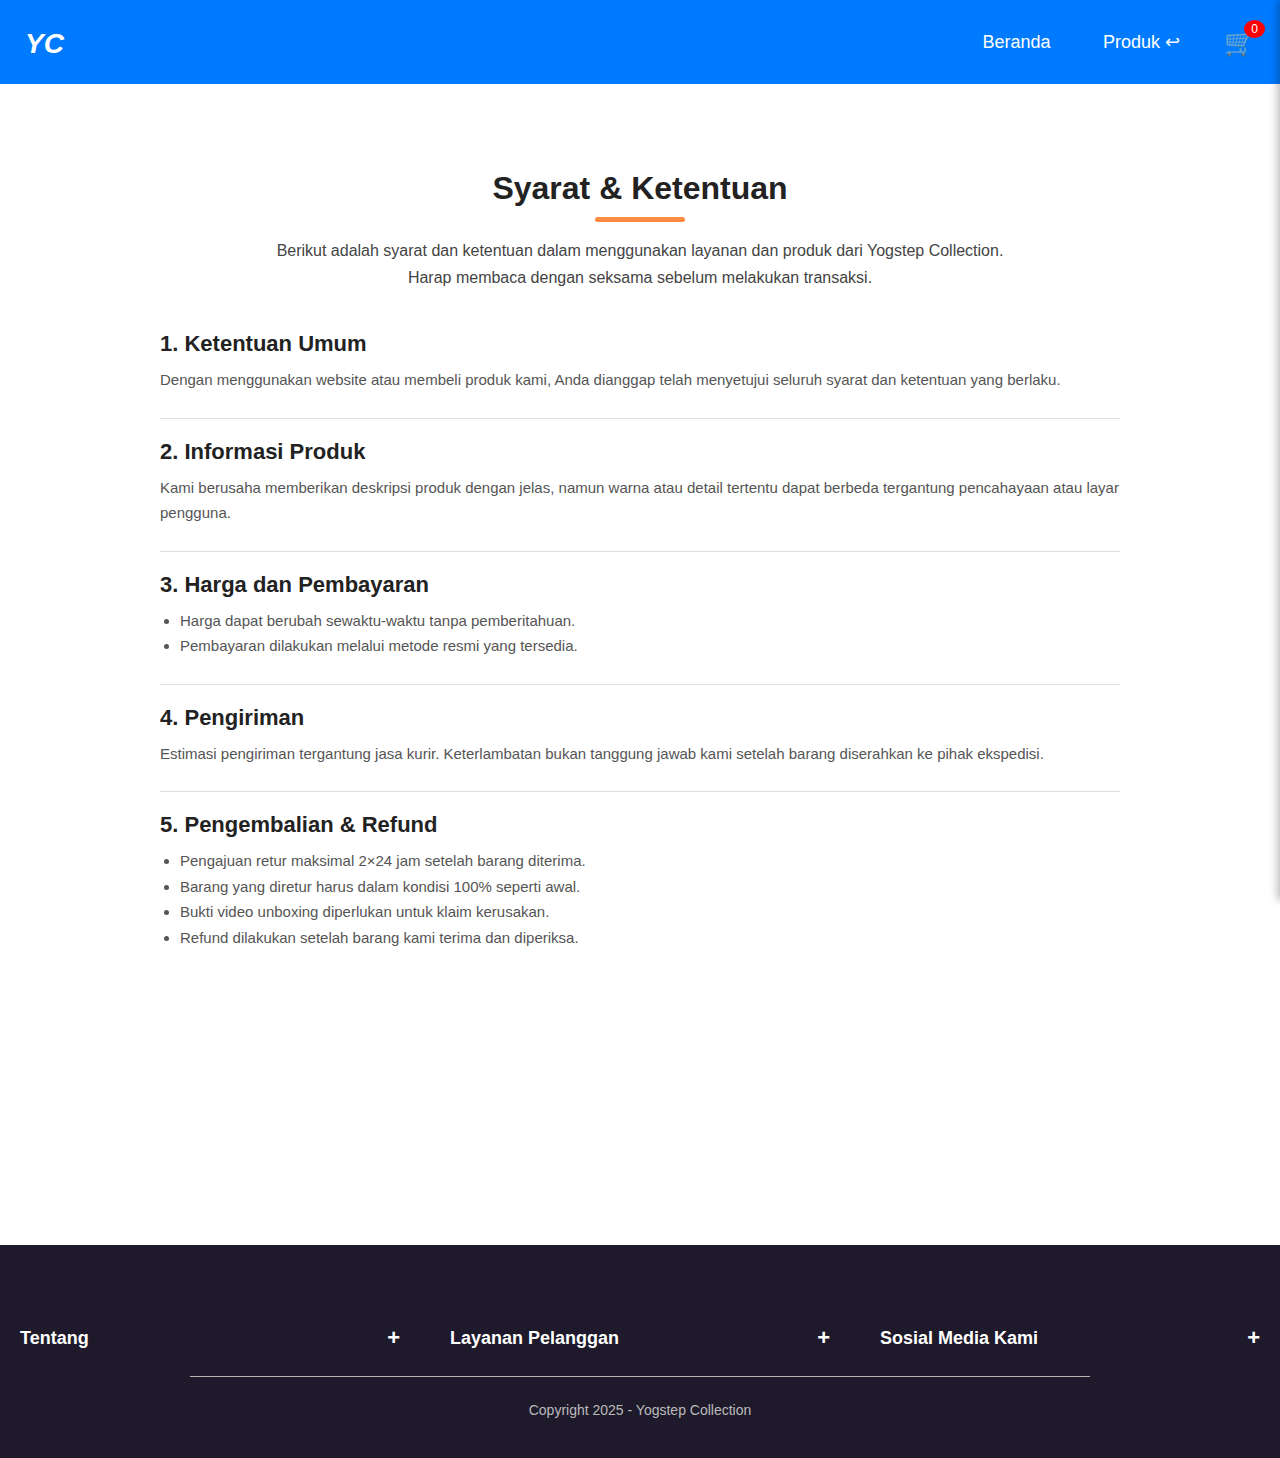
<file: syarat & ketentuan.html>
<!DOCTYPE html>
<html lang="en">

<head>
    <meta charset="UTF-8">
    <meta name="viewport" content="width=device-width, initial-scale=1.0">
    <title>Syarat & Ketentuan</title>
    <link rel="stylesheet" href="style.css">
    <script src="script.js"></script>
</head>

<body>
    <div class="header">
        <div class="navbar">
            <div class="logo">
                <h1><a href="index.html">YC</a></h1>
            </div>
            <nav>
                <ul>
                    <li><a href="index.html">Beranda</a></li>
                    <li>
                        <a href="produk.html">Produk &#8617;</a>
                        <ul class="dropdown">
                            <li><a href="sandal pria.html">Sandal Pria</a></li>
                            <li><a href="sandal wanita.html">Sandal Wanita</a></li>
                            <li><a href="sandal anak.html">Sandal Anak</a></li>
                            <li><a href="sandal refleksi.html">Sandal Refleksi</a></li>
                            <li><a href="sandal hotel.html">Sandal Hotel</a></li>
                        </ul>
                    </li>
                </ul>
            </nav>
            <div class="cart-icon">
                🛒<span id="cartCount">0</span>
            </div>

            <div class="cart-sidebar">
                <div class="cart-header">
                    <h3>Keranjang Belanja</h3>
                    <span id="closeCart" class="close-cart">×</span>
                </div>
                <div class="cart-items" id="cartItems"></div>
                <div class="cart-footer">
                    <p>Total: <span id="cartTotal">Rp0</span></p>
                    <button class="checkout-btn"><a
                            href="https://wa.me/6285282142032?text=Halo%20kak,%20saya%20ingin%20membeli%20produk%20sandal.%20Apakah%20masih%20tersedia?">Checkout</a></button>
                </div>
            </div>
            <div id="cartBackdrop" class="backdrop"></div>
        </div>
    </div>

    <section class="terms-section">
        <div class="container">

            <h2 class="title fade">Syarat & Ketentuan</h2>
            <p class="intro fade">
                Berikut adalah syarat dan ketentuan dalam menggunakan layanan dan produk dari Yogstep Collection.
                Harap membaca dengan seksama sebelum melakukan transaksi.
            </p>

            <div class="terms-wrapper">

                <h3 class="scroll-left">1. Ketentuan Umum</h3>
                <p class="fade">
                    Dengan menggunakan website atau membeli produk kami, Anda dianggap telah menyetujui seluruh syarat
                    dan ketentuan yang berlaku.
                </p>

                <h3 class="scroll-right">2. Informasi Produk</h3>
                <p class="fade">
                    Kami berusaha memberikan deskripsi produk dengan jelas, namun warna atau detail tertentu dapat
                    berbeda tergantung pencahayaan atau layar pengguna.
                </p>

                <h3 class="scroll-left">3. Harga dan Pembayaran</h3>
                <ul class="fade">
                    <li>Harga dapat berubah sewaktu-waktu tanpa pemberitahuan.</li>
                    <li>Pembayaran dilakukan melalui metode resmi yang tersedia.</li>
                </ul>

                <h3 class="scroll-right">4. Pengiriman</h3>
                <p class="fade">
                    Estimasi pengiriman tergantung jasa kurir. Keterlambatan bukan tanggung jawab kami setelah barang
                    diserahkan ke pihak ekspedisi.
                </p>

                <h3 class="scroll-left">5. Pengembalian & Refund</h3>
                <ul class="fade">
                    <li>Pengajuan retur maksimal 2×24 jam setelah barang diterima.</li>
                    <li>Barang yang diretur harus dalam kondisi 100% seperti awal.</li>
                    <li>Bukti video unboxing diperlukan untuk klaim kerusakan.</li>
                    <li>Refund dilakukan setelah barang kami terima dan diperiksa.</li>
                </ul>

                <h3 class="scroll-right">6. Hak Cipta</h3>
                <p class="fade">
                    Semua gambar, desain, dan konten pada website ini dilindungi oleh hukum hak cipta.
                </p>

                <h3 class="scroll-left">7. Perubahan Syarat & Ketentuan</h3>
                <p class="fade">
                    Yogstep Collection berhak mengubah syarat dan ketentuan tanpa pemberitahuan sebelumnya.
                </p>

            </div>
        </div>
    </section>


    <div class="footer">
        <div class="row">

            <!-- Kolom 1 -->
            <div class="footer-col-3 footer-section">
                <div class="footer-header">
                    <h3>Tentang</h3>
                    <span class="toggle-icon">+</span>
                </div>
                <ul class="footer-content">
                    <li><a href="tentang.html">Tentang Kami</a></li>
                    <li><a href="syarat & ketentuan.html">Syarat & Ketentuan</a></li>
                </ul>
            </div>

            <!-- Kolom 2 -->
            <div class="footer-col-4 footer-section">
                <div class="footer-header">
                    <h3>Layanan Pelanggan</h3>
                    <span class="toggle-icon">+</span>
                </div>
                <ul class="footer-content">
                    <li><a href="panduan ukuran.html">Panduan Ukuran</a></li>
                    <li><a href="kebijakan pengembalian.html">Kebijakan Pengembalian</a></li>
                    <li><a href="kontak kami.html">Kontak Kami</a></li>
                </ul>
            </div>

            <!-- Kolom 3 -->
            <div class="footer-col-5 footer-section">
                <div class="footer-header">
                    <h3>Sosial Media Kami</h3>
                    <span class="toggle-icon">+</span>
                </div>
                <ul class="footer-content">
                    <li>Instagram:<a href="#"> @yogstep_collection</a></li>
                    <li>Whatsapp:<a
                            href="https://wa.me/6281234567890?text=Halo%20kak,%20saya%20ingin%20membeli%20produk%20sandal.%20Apakah%20masih%20tersedia?">
                            +62 852-8214-2032</a></li>
                    <li>Web kami: <a href="#">Yogstep Collection</a></li>
                </ul>
            </div>

        </div>

        <hr>
        <p class="copyright">Copyright 2025 - Yogstep Collection</p>
    </div>
</body>

</html>
</file>
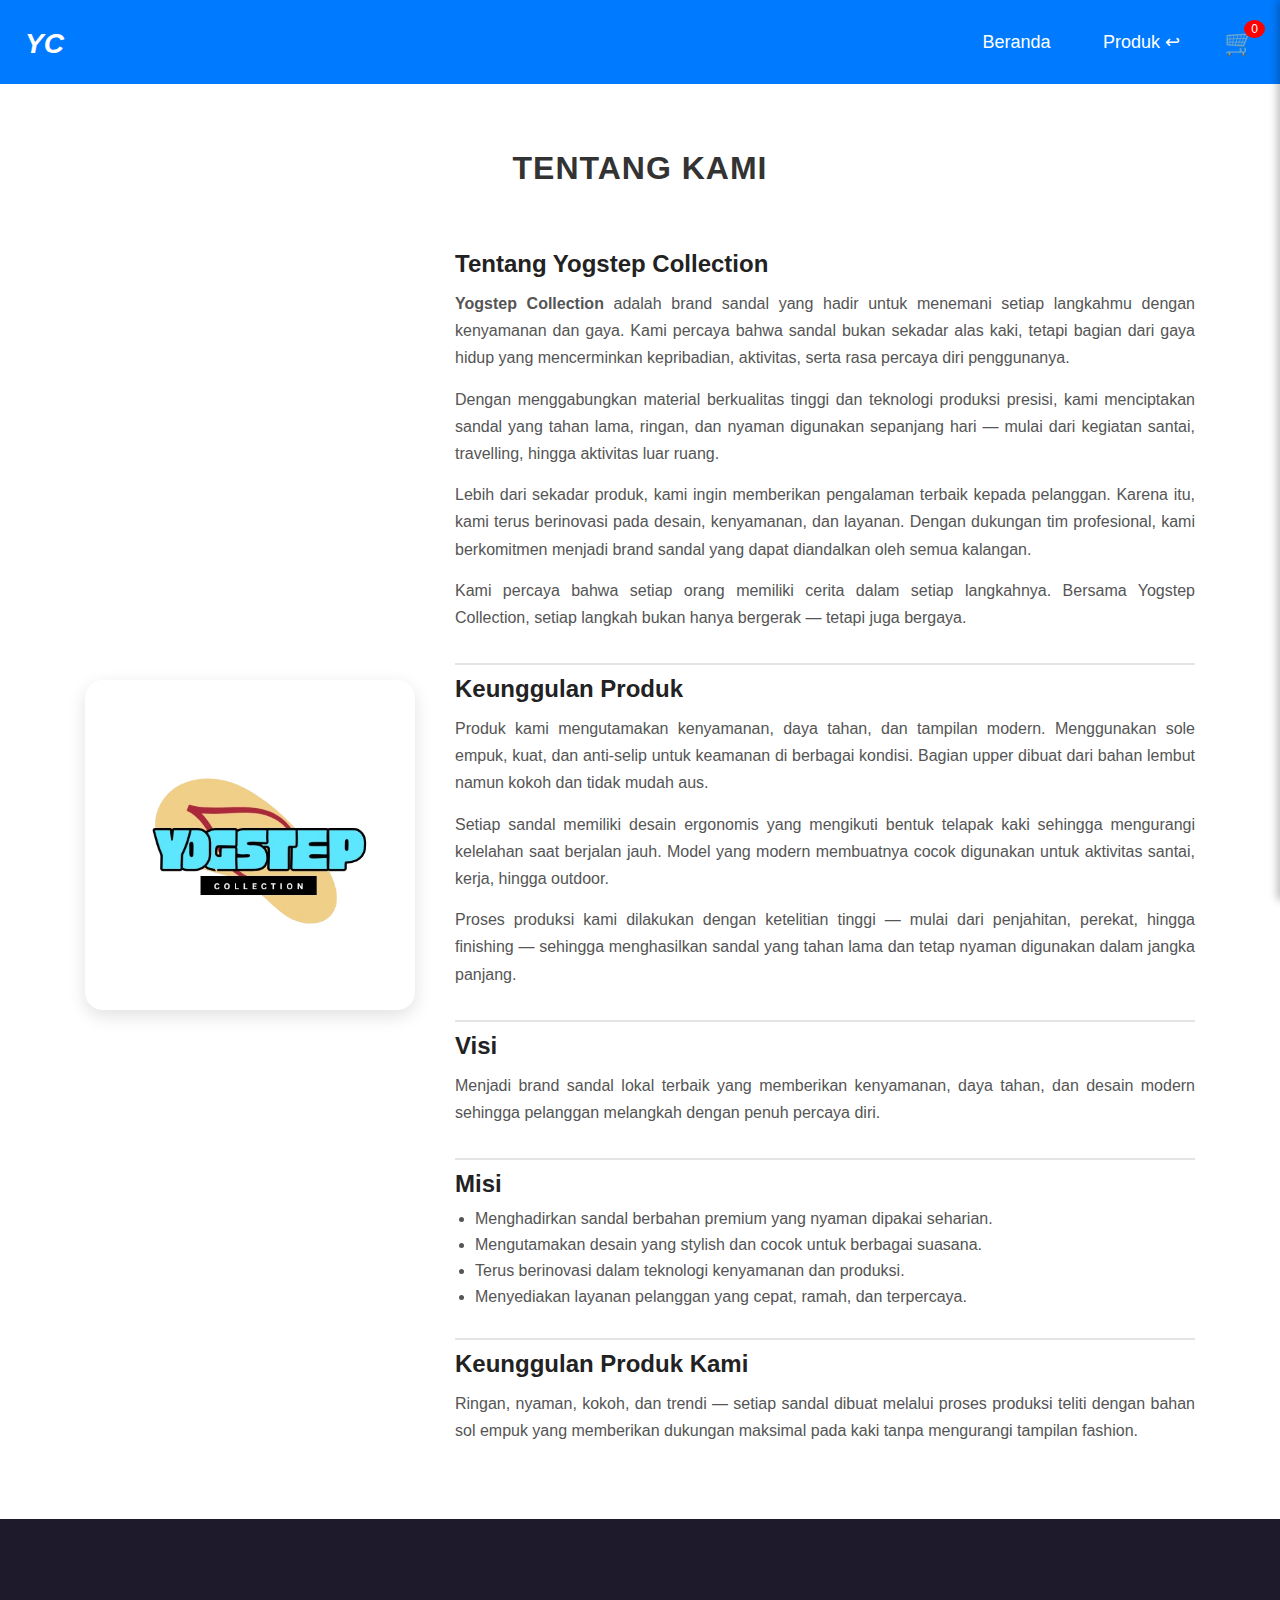
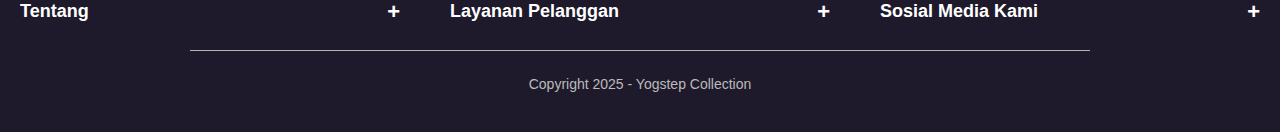
<file: tentang.html>
<!DOCTYPE html>
<html lang="en">

<head>
    <meta charset="UTF-8">
    <meta name="viewport" content="width=device-width, initial-scale=1.0">
    <title>Tentang</title>
    <link rel="stylesheet" href="style.css">
    <script src="script.js"></script>
</head>

<body>
    <div class="header">
        <div class="navbar">
            <div class="logo">
                <h1><a href="index.html">YC</a></h1>
            </div>
            <nav>
                <ul>
                    <li><a href="index.html">Beranda</a></li>
                    <li>
                        <a href="produk.html">Produk &#8617;</a>
                        <ul class="dropdown">
                            <li><a href="sandal pria.html">Sandal Pria</a></li>
                            <li><a href="sandal wanita.html">Sandal Wanita</a></li>
                            <li><a href="sandal anak.html">Sandal Anak</a></li>
                            <li><a href="sandal refleksi.html">Sandal Refleksi</a></li>
                            <li><a href="sandal hotel.html">Sandal Hotel</a></li>
                        </ul>
                    </li>
                </ul>
            </nav>
            <div class="cart-icon">
                🛒<span id="cartCount">0</span>
            </div>

            <div class="cart-sidebar">
                <div class="cart-header">
                    <h3>Keranjang Belanja</h3>
                    <span id="closeCart" class="close-cart">×</span>
                </div>
                <div class="cart-items" id="cartItems"></div>
                <div class="cart-footer">
                    <p>Total: <span id="cartTotal">Rp0</span></p>
                    <button class="checkout-btn"><a
                            href="https://wa.me/6285282142032?text=Halo%20kak,%20saya%20ingin%20membeli%20produk%20sandal.%20Apakah%20masih%20tersedia?">Checkout</a></button>
                </div>
            </div>
            <div id="cartBackdrop" class="backdrop"></div>
        </div>
    </div>

    <div class="tentang">
        <div class="container">
            <h2 class="fade">Tentang Kami</h2>

            <div class="about-content fade">
                <img src="asset/yogstep.png" alt="Yogstep Collection">

                <div class="text">
                    <h3>Tentang Yogstep Collection</h3>
                    <p><strong>Yogstep Collection</strong> adalah brand sandal yang hadir untuk menemani setiap
                        langkahmu dengan kenyamanan dan gaya. Kami percaya bahwa sandal bukan sekadar alas kaki, tetapi
                        bagian dari gaya hidup yang mencerminkan kepribadian, aktivitas, serta rasa percaya diri
                        penggunanya.</p>

                    <p>Dengan menggabungkan material berkualitas tinggi dan teknologi produksi presisi, kami menciptakan
                        sandal yang tahan lama, ringan, dan nyaman digunakan sepanjang hari — mulai dari kegiatan
                        santai, travelling, hingga aktivitas luar ruang.</p>

                    <p>Lebih dari sekadar produk, kami ingin memberikan pengalaman terbaik kepada pelanggan. Karena itu,
                        kami terus berinovasi pada desain, kenyamanan, dan layanan. Dengan dukungan tim profesional,
                        kami berkomitmen menjadi brand sandal yang dapat diandalkan oleh semua kalangan.</p>

                    <p>Kami percaya bahwa setiap orang memiliki cerita dalam setiap langkahnya. Bersama Yogstep
                        Collection, setiap langkah bukan hanya bergerak — tetapi juga bergaya.</p>

                    <h3>Keunggulan Produk</h3>
                    <p>Produk kami mengutamakan kenyamanan, daya tahan, dan tampilan modern. Menggunakan sole empuk,
                        kuat, dan anti-selip untuk keamanan di berbagai kondisi. Bagian upper dibuat dari bahan lembut
                        namun kokoh dan tidak mudah aus.</p>

                    <p>Setiap sandal memiliki desain ergonomis yang mengikuti bentuk telapak kaki sehingga mengurangi
                        kelelahan saat berjalan jauh. Model yang modern membuatnya cocok digunakan untuk aktivitas
                        santai, kerja, hingga outdoor.</p>

                    <p>Proses produksi kami dilakukan dengan ketelitian tinggi — mulai dari penjahitan, perekat, hingga
                        finishing — sehingga menghasilkan sandal yang tahan lama dan tetap nyaman digunakan dalam jangka
                        panjang.</p>

                    <h3>Visi</h3>
                    <p>Menjadi brand sandal lokal terbaik yang memberikan kenyamanan, daya tahan, dan desain modern
                        sehingga pelanggan melangkah dengan penuh percaya diri.</p>

                    <h3>Misi</h3>
                    <ul>
                        <li>Menghadirkan sandal berbahan premium yang nyaman dipakai seharian.</li>
                        <li>Mengutamakan desain yang stylish dan cocok untuk berbagai suasana.</li>
                        <li>Terus berinovasi dalam teknologi kenyamanan dan produksi.</li>
                        <li>Menyediakan layanan pelanggan yang cepat, ramah, dan terpercaya.</li>
                    </ul>

                    <h3>Keunggulan Produk Kami</h3>
                    <p>Ringan, nyaman, kokoh, dan trendi — setiap sandal dibuat melalui proses produksi teliti dengan
                        bahan sol empuk yang memberikan dukungan maksimal pada kaki tanpa mengurangi tampilan fashion.
                    </p>
                </div>
            </div>
        </div>
    </div>



    <div class="footer">
        <div class="row">

            <!-- Kolom 1 -->
            <div class="footer-col-3 footer-section">
                <div class="footer-header">
                    <h3>Tentang</h3>
                    <span class="toggle-icon">+</span>
                </div>
                <ul class="footer-content">
                    <li><a href="tentang.html">Tentang Kami</a></li>
                    <li><a href="syarat & ketentuan.html">Syarat & Ketentuan</a></li>
                </ul>
            </div>

            <!-- Kolom 2 -->
            <div class="footer-col-4 footer-section">
                <div class="footer-header">
                    <h3>Layanan Pelanggan</h3>
                    <span class="toggle-icon">+</span>
                </div>
                <ul class="footer-content">
                    <li><a href="panduan ukuran.html">Panduan Ukuran</a></li>
                    <li><a href="kebijakan pengembalian.html">Kebijakan Pengembalian</a></li>
                    <li><a href="kontak kami.html">Kontak Kami</a></li>
                </ul>
            </div>

            <!-- Kolom 3 -->
            <div class="footer-col-5 footer-section">
                <div class="footer-header">
                    <h3>Sosial Media Kami</h3>
                    <span class="toggle-icon">+</span>
                </div>
                <ul class="footer-content">
                    <li>Instagram:<a href="#"> @yogstep_collection</a></li>
                    <li>Whatsapp:<a
                            href="https://wa.me/6281234567890?text=Halo%20kak,%20saya%20ingin%20membeli%20produk%20sandal.%20Apakah%20masih%20tersedia?">
                            +62 852-8214-2032</a></li>
                    <li>Web kami: <a href="#">Yogstep Collection</a></li>
                </ul>
            </div>

        </div>

        <hr>
        <p class="copyright">Copyright 2025 - Yogstep Collection</p>
    </div>
</body>

</html>
</file>
<file: style.css>
* {
  margin: 0;
  padding: 0;
  box-sizing: border-box;
}

body {
  font-family: Arial, sans-serif;
  background-color: #ffffff;
  color: #333;
  margin-top: 90px;
}

.navbar {
  display: flex;
  position: fixed;
  top: 0;
  left: 0;
  align-items: center;
  justify-content: space-between;
  padding: 15px 25px;
  width: 100%;
  z-index: 999;
  background-color: #007bff;
  transition: padding 0.35s ease, box-shadow 0.35s ease;
}

.navbar.shrink {
  padding: 8px 40px;
  background-color: rgba(0, 123, 255, 0.35);
  backdrop-filter: blur(6px);
  box-shadow: 0 4px 10px rgba(0, 0, 0, 0.25);
}

.logo a {
  font-style: italic;
  font-weight: bold;
  font-size: 28px;
  color: #ffffff;
  text-decoration: none;
}

nav {
  flex: 1;
  text-align: right;
}

nav ul {
  list-style: none;
}

nav ul li {
  display: inline-block;
  position: relative;
}

nav ul li a {
  display: block;
  padding: 16px 24px;
  color: #ffffff;
  text-decoration: none;
  font-size: 18px;
  transition: 0.3s;
}

nav ul li ul.dropdown li {
  display: block;
}

nav ul li ul.dropdown {
  display: none;
  position: absolute;
  width: 180px;
  background: #0056b3;
  border-radius: 4px;
}

nav ul li a:hover {
  background: #0056b3;
  color: #000;
}

nav ul li:hover ul.dropdown {
  display: block;
}

p {
  color: #5e5e5e;
}

.cart-icon {
  cursor: pointer;
  position: relative;
  font-size: 25px;
  color: #fff;
  margin-left: 20px;
  user-select: none;
}

.cart-icon span {
  background: red;
  color: white;
  padding: 2px 7px;
  border-radius: 50%;
  font-size: 12px;
  position: absolute;
  top: -8px;
  right: -10px;
}

.cart-sidebar {
  position: fixed;
  top: 0;
  right: -350px;
  width: 350px;
  height: 100%;
  background: #ffffff;
  padding: 20px;
  box-shadow: -3px 0 8px rgba(0, 0, 0, 0.25);
  transition: right 0.4s ease;
  z-index: 9999;
}

.cart-sidebar.active {
  right: 0;
}

.cart-header {
  display: flex;
  justify-content: space-between;
  align-items: center;
}

.cart-header h3 {
  font-size: 22px;
}

.close-cart {
  font-size: 28px;
  cursor: pointer;
}

.cart-items {
  margin-top: 15px;
  max-height: 65vh;
  overflow-y: auto;
}

.cart-item {
  display: flex;
  align-items: center;
  border-bottom: 1px solid #ddd;
  padding: 12px 0;
}

.cart-item img {
  width: 60px;
  height: 60px;
  object-fit: contain;
  margin-right: 12px;
}

.cart-info {
  flex: 1;
}

.qty {
  display: flex;
  align-items: center;
  gap: 6px;
  margin-top: 5px;
}

.qty button {
  padding: 5px 10px;
  background: #007bff;
  border: none;
  color: white;
  border-radius: 4px;
  cursor: pointer;
}

.remove {
  font-size: 22px;
  cursor: pointer;
  margin-left: 10px;
}

.checkout-btn {
  width: 100%;
  margin-top: 15px;
  padding: 12px;
  background: #007bff;
  border: none;
  color: #fff;
  font-size: 16px;
  border-radius: 6px;
  cursor: pointer;
}

.checkout-btn a {
  text-decoration: none;
}

.backdrop {
  position: fixed;
  top: 0;
  left: 0;
  width: 100%;
  height: 100%;
  background: rgba(0, 0, 0, 0.45);
  display: none;
  z-index: 9998;
}

.backdrop.active {
  display: block;
}

.row {
  display: flex;
  align-items: center;
  flex-wrap: wrap;
  justify-content: space-between;
  gap: 20px;
  margin-top: 40px;
}

.col-2 {
  flex: 1 1 45%;
  min-width: 300px;
  padding: 10px 45px;
  text-align: left;
}

.col-2 img {
  width: 100%;
  max-width: 500px;
  display: block;
  margin: auto;
  border-radius: 12px;
  transition: transform 0.4s ease;
}

.col-2 img:hover {
  transform: scale(1.04);
}

.col-2 h1 {
  font-size: 48px;
  line-height: 60px;
  margin: 20px 0 10px;
  color: #4b2e83;
}

.col-2 p {
  font-size: 17px;
  color: #5a5a5a;
  line-height: 1.6;
}

.button {
  text-decoration: none;
  display: inline-block;
  background: #007bff;
  color: #fff;
  padding: 12px 35px;
  border-radius: 40px;
  font-size: 19px;
  font-weight: 600;
  margin-top: 25px;
  box-shadow: 0 4px 12px rgba(255, 140, 66, 0.35);
  transition: 0.35s ease;
}

.button:hover {
  background: #0056b3;
  transform: translateY(-3px);
  box-shadow: 0 6px 15px rgba(255, 140, 66, 0.45);
}

.header {
  background-color: #ffffff;
}

.header .row {
  margin-top: 70px;
}

.categories {
  margin: 70px 0;
}

.slider-wrapper {
  position: relative;
  max-width: 52rem;
  margin: 60px auto;
  border-radius: 15px;
  overflow: hidden;
}

.slider {
  display: flex;
  aspect-ratio: 16 / 9;
  overflow-x: auto;
  scroll-snap-type: x mandatory;
  scroll-behavior: smooth;
  gap: 0;
  scrollbar-width: none;
}

.slider img {
  flex: 1 0 100%;
  scroll-snap-align: start;
  object-fit: cover;
  transition: transform 0.4s ease;
}

.slider img:hover {
  transform: scale(1.03);
}

.slider-nav {
  display: flex;
  column-gap: 0.7rem;
  position: absolute;
  bottom: 1.5rem;
  left: 50%;
  transform: translateX(-50%);
}

.slider-nav a {
  width: 0.65rem;
  height: 0.65rem;
  border-radius: 50%;
  background-color: #ffffff;
  opacity: 0.55;
  transition: 0.35s ease;
}

.slider-nav a:hover,
.slider-nav a:focus {
  opacity: 1;
  transform: scale(1.35);
  background-color: #0056b3;
}

.col-3 {
  flex-basis: 30%;
  min-width: 250px;
  margin-top: 30px;
}

.col-3 img {
  width: 100%;
}

.produk-tiga .row {
  display: flex;
  gap: 25px;
}

.title {
  text-align: center;
  margin: 0 auto 60px;
  font-size: 32px;
  font-weight: bold;
  color: #4b2e83;
}

.title::after {
  content: "";
  background: #ff8c42;
  width: 90px;
  height: 5px;
  border-radius: 5px;
  display: block;
  margin: 10px auto 0;
}

.offer {
  background-color: #fff;
  margin-top: 80px;
  padding: 30px 0;
}

.offer .row {
  display: flex;
  align-items: center;
  justify-content: space-between;
  gap: 40px;
  flex-wrap: wrap;
}

.col-5 {
  flex: 1 1 45%;
  min-width: 340px;
  padding: 20px 40px;
}

.col-5 h5 {
  font-size: 18px;
  font-weight: 500;
  color: #6b6b6b;
  margin-bottom: 8px;
}

.col-5 h1 {
  font-size: 52px;
  font-weight: 800;
  color: #2c2c2c;
  line-height: 1.2;
  margin-bottom: 15px;
}

.col-5 p {
  font-size: 17px;
  line-height: 1.7;
  color: #555;
  text-align: justify;
  margin-bottom: 25px;
}

.col-5 .button {
  display: inline-block;
  margin-top: 18px;
  padding: 14px 38px;
  font-size: 20px;
  border-radius: 30px;
  font-weight: 600;
  transition: 0.35s;
}

.col-5 .button:hover {
  transform: translateY(-2px);
  box-shadow: 0 8px 15px rgba(0, 0, 0, 0.18);
}

.col-5-card {
  margin-left: auto;
  margin-right: auto;
  width: 100%;
  max-width: 300px;
  border-radius: 18px;
  padding: 0;
  overflow: hidden;
  box-shadow: 0 8px 25px rgba(0, 0, 0, 0.15);
  transition: transform 0.8s ease, box-shadow 0.8s ease;
}

.col-5-card:hover {
  transform: translateY(-8px);
  box-shadow: 0 14px 32px rgba(0, 0, 0, 0.22);
}

.col-5-card img {
  width: 100%;
  height: 100%;
  object-fit: cover;
  border-radius: 15px;
}

.about {
  background-color: #fff;
  margin-top: 80px;
  padding: 30px 0;
}

.footer {
  background: #1e1a2b;
  color: #fff;
  padding: 40px 20px;
}

.footer .row {
  display: flex;
  flex-wrap: wrap;
  justify-content: center;
  gap: 50px;
}

.footer-section {
  flex: 1 1 280px;
  min-width: 260px;
}

.footer-header {
  display: flex;
  justify-content: space-between;
  align-items: center;
  cursor: pointer;
}

.footer-header h3 {
  margin: 0;
  font-size: 18px;
  color: #fff;
}

.toggle-icon {
  font-size: 22px;
  font-weight: bold;
  transition: 0.3s;
}

.footer-content {
  list-style: none;
  padding: 0 10px;
  margin-top: 12px;
  max-width: 260px;
  margin-left: auto;
  margin-right: auto;
  display: none;
}

.footer-content.active {
  display: block;
}

.footer-content li {
  margin-bottom: 6px;
  text-align: justify;
}

.footer-content li a {
  color: #fff;
  text-decoration: none;
  transition: 0.3s;
}

.footer-content li a:hover {
  opacity: 0.7;
}

.footer hr {
  border: none;
  height: 1px;
  background: #b5b5b5;
  max-width: 900px;
  margin: 25px auto;
}

.copyright {
  font-size: 14px;
  color: #bbb;
  text-align: center;
}

.menu-icon {
  width: 28px;
  margin-left: 20px;
  display: none;
}

.card {
  flex-basis: 25%;
  min-width: 200px;
  padding: 20px;
  border-radius: 18px;
  background: #fff;
  box-shadow: 0 6px 18px rgba(0, 0, 0, 0.1);
  transition: 0.35s;
  margin-bottom: 20px;
}

.card img {
  width: 100%;
  height: 230px;
  object-fit: cover;
  border-radius: 15px;
  margin-bottom: 12px;
}

.card h2 {
  font-size: 20px;
  font-weight: 600;
}

.card p {
  margin: 3px 0;
}

.card a {
  margin-top: auto;
  padding: 12px 0;
  border-radius: 10px;
  color: #fff;
  font-weight: 600;
  text-align: center;
  display: block;
  transition: 0.35s;
}

.product-wrapper {
  background: #fff;
  width: 100%;
  padding: 20px;
  border-radius: 18px;
  box-shadow: 0 6px 18px rgba(0, 0, 0, 0.1);
  text-align: justify;
  transition: 0.3s;
  line-height: 1.5;
  margin-bottom: 15px;
}

.product-wrapper:hover {
  transform: translateY(-6px);
  box-shadow: 0 12px 22px rgba(0, 0, 0, 0.18);
}

.row-produk,
.row-produk2,
.row-produk3,
.row-produk4,
.row-produk5 {
  display: flex;
  flex-wrap: wrap;
  justify-content: center;
  gap: 25px;
  padding: 0 35px;
  margin-bottom: 25px;
}

.btn-product {
  display: block;
  width: 100%;
  padding: 12px 0;
  background: #007bff;
  color: #fff;
  text-align: center;
  border-radius: 8px;
  font-weight: bold;
  transition: 0.35s;
  text-decoration: none;
  margin-top: 25px;
  margin-bottom: 10px;
}

.btn-product:hover {
  transform: translateY(-6px);
  background: #0056b3;
}

.tentang {
  width: 100%;
  padding: 60px 0;
  background: #fff;
}

.tentang .container {
  max-width: 1150px;
  margin: auto;
  padding: 0 20px;
}

.tentang h2 {
  text-align: center;
  font-size: 32px;
  margin-bottom: 45px;
  font-weight: 700;
  color: #333;
  text-transform: uppercase;
  letter-spacing: 1px;
}

.about-content {
  display: flex;
  align-items: flex-start;
  gap: 40px;
  flex-wrap: wrap;
}

.about-content img {
  width: 330px;
  max-width: 100%;
  display: block;
  margin: auto;
  border-radius: 18px;
  object-fit: cover;
  box-shadow: 0 6px 18px rgba(0, 0, 0, 0.12);
  transition: 0.35s;
}

.about-content img:hover {
  transform: scale(1.03);
}

.about-content .text {
  flex: 1;
}

.about-content .text h3 {
  font-size: 24px;
  margin: 18px 0 12px;
  color: #222;
  font-weight: 700;
}

.about-content .text p {
  margin-bottom: 14px;
  color: #555;
  font-size: 16px;
  line-height: 1.7;
  text-align: justify;
}

.about-content .text ul {
  padding-left: 20px;
  margin-bottom: 20px;
}

.about-content .text li {
  margin-bottom: 8px;
  font-size: 16px;
  color: #555;
}

.about-content .text h3:not(:first-child) {
  margin-top: 32px;
  padding-top: 10px;
  border-top: 2px solid #e4e4e4;
}

.about-content .text p:hover {
  color: #333;
}

.kontak {
  padding: 80px 0;
  background: #fafafa;
}

.kontak .container {
  max-width: 1150px;
  margin: auto;
  padding: 0 20px;
}

.kontak .title {
  text-align: center;
  font-size: 32px;
  margin-bottom: 10px;
  font-weight: 700;
}

.kontak .subtitle {
  text-align: center;
  font-size: 16px;
  color: #666;
  margin-bottom: 50px;
}

.contact-wrapper {
  display: grid;
  grid-template-columns: 1fr 1fr;
  gap: 35px;
  align-items: flex-start;
}

.contact-info h3 {
  margin-bottom: 15px;
  font-size: 22px;
}

.contact-info ul {
  list-style: none;
  padding: 0;
}

.contact-info ul li {
  margin-bottom: 10px;
  font-size: 15px;
  line-height: 1.5;
}

.sosmed {
  margin-top: 25px;
}

.sosmed h4 {
  margin-bottom: 10px;
}

.sosmed a {
  display: inline-block;
  margin-right: 10px;
  padding: 7px 15px;
  border-radius: 6px;
  background: #333;
  color: #fff;
  text-decoration: none;
  font-size: 14px;
  transition: 0.3s;
}

.sosmed a:hover {
  background: #ff7b00;
}

.terms-section {
  padding: 80px 0;
  background: #fff;
}

.terms-section .container {
  max-width: 1000px;
  margin: auto;
  padding: 0 20px;
}

.terms-section .title {
  text-align: center;
  font-size: 32px;
  margin-bottom: 15px;
  font-weight: 700;
  color: #222;
}

.terms-section .intro {
  text-align: center;
  max-width: 750px;
  margin: auto;
  margin-bottom: 40px;
  font-size: 16px;
  line-height: 1.7;
  color: #444;
}

.terms-wrapper h3 {
  font-size: 22px;
  margin: 25px 0 10px;
  color: #222;
  font-weight: 600;
}

.terms-wrapper p,
.terms-wrapper ul li {
  font-size: 15px;
  line-height: 1.7;
  color: #555;
}

.terms-wrapper ul {
  margin-left: 20px;
  margin-bottom: 10px;
  list-style: disc;
}

.terms-wrapper h3:not(:first-child) {
  padding-top: 20px;
  border-top: 1px solid #ddd;
}

.terms-wrapper h3:hover {
  color: #ff7b00;
  transition: 0.3s;
}

.size-guide {
  padding: 80px 0;
  background: #fafafa;
}

.size-guide .container {
  max-width: 1100px;
  margin: auto;
  padding: 0 20px;
}

.size-guide .title {
  text-align: center;
  font-size: 32px;
  font-weight: 700;
  margin-bottom: 10px;
  color: #222;
}

.size-guide .intro {
  text-align: center;
  max-width: 750px;
  margin: auto;
  margin-bottom: 40px;
  color: #555;
  line-height: 1.7;
}

.size-wrapper {
  display: grid;
  grid-template-columns: 1fr 1fr;
  gap: 35px;
}

.size-info h3 {
  font-size: 22px;
  margin-bottom: 15px;
}

.size-info ol {
  padding-left: 20px;
  line-height: 1.7;
  color: #444;
}

.size-table h3 {
  margin-bottom: 15px;
  font-size: 22px;
}

.size-table table {
  width: 100%;
  border-collapse: collapse;
  box-shadow: 0 5px 15px rgba(0, 0, 0, 0.05);
  background: #fff;
  border-radius: 8px;
  overflow: hidden;
}

.size-table th,
.size-table td {
  padding: 12px 15px;
  text-align: center;
  border-bottom: 1px solid #eee;
  font-size: 15px;
}

.size-table th {
  background: #ff7b00;
  color: white;
  font-weight: 600;
}

.size-table tr:hover {
  background: #fff7ef;
}

.policy-section {
  padding: 60px 20px;
}

.container {
  max-width: 900px;
  margin: auto;
}

.section-title {
  font-size: 28px;
  margin-bottom: 30px;
  text-align: center;
}

.policy-box {
  background: #f7f7f7;
  border-radius: 10px;
  padding: 20px;
  margin-bottom: 25px;
  box-shadow: 0 3px 8px rgba(0, 0, 0, 0.1);
}

.policy-box h3 {
  margin-bottom: 10px;
}

.fade,
.scroll-anim,
.scroll-left,
.scroll-right {
  opacity: 0;
  transition: 0.8s ease-out;
}

.fade {
  transform: translateY(30px);
}
.fade.show {
  opacity: 1;
  transform: translateY(0);
}

.scroll-left {
  transform: translateX(-60px);
}
.scroll-left.show {
  opacity: 1;
  transform: translateX(0);
}

.scroll-right {
  transform: translateX(60px);
}
.scroll-right.show {
  opacity: 1;
  transform: translateX(0);
}

.scroll-anim {
  transform: translateY(50px);
}
.scroll-anim.show {
  opacity: 1;
  transform: translateY(0);
}

.btn-cart {
  background-color: #ff6b00;
  color: white;
  padding: 10px 18px;
  border: none;
  border-radius: 8px;
  cursor: pointer;
  font-size: 15px;
  font-weight: 600;
  transition: 0.3s ease;
  box-shadow: 0 4px 10px rgba(255, 107, 0, 0.3);
  margin-top: 10px;
  display: block;
  width: 100%;
}

.btn-cart:hover {
  background-color: #e65e00;
  transform: translateY(-2px);
  box-shadow: 0 6px 14px rgba(255, 107, 0, 0.4);
}

.btn-cart:active {
  transform: scale(0.96);
}

.btn-cart1 {
  background-color: #ff6b00;
  color: white;
  padding: 10px 18px;
  border: none;
  border-radius: 10px;
  cursor: pointer;
  font-size: 15px;
  font-weight: 600;
  transition: 0.3s ease;
  box-shadow: 0 4px 10px rgba(255, 107, 0, 0.3);
  margin-top: 10px;
  display: block;
  width: 35%;
}

.btn-cart1:hover {
  background-color: #e65e00;
  transform: translateY(-2px);
  box-shadow: 0 6px 14px rgba(255, 107, 0, 0.4);
}

.btn-cart1:active {
  transform: scale(0.96);
}

.wa-guide-section {
  max-width: 1100px;
  margin: 80px auto;
  padding: 20px;
  text-align: center;
}

.wa-guide-title {
  font-size: 34px;
  font-weight: bold;
  color: #222;
  margin-bottom: 10px;
}

.wa-guide-subtitle {
  color: #555;
  font-size: 16px;
  margin-bottom: 40px;
}

.wa-guide-container {
  display: grid;
  grid-template-columns: repeat(auto-fit, minmax(240px, 1fr));
  gap: 25px;
}

.wa-card {
  background: #ffffff;
  padding: 25px;
  border-radius: 15px;
  box-shadow: 0 6px 20px rgba(0, 0, 0, 0.1);
  transition: 0.35s ease;
}

.wa-card:hover {
  transform: translateY(-8px);
  box-shadow: 0 12px 25px rgba(0, 0, 0, 0.15);
}

.wa-icon {
  font-size: 40px;
  margin-bottom: 10px;
}

.wa-order-btn {
  display: inline-block;
  margin-top: 40px;
  background: #25d366;
  color: white;
  padding: 14px 30px;
  font-size: 18px;
  font-weight: bold;
  border-radius: 50px;
  text-decoration: none;
  transition: 0.3s;
  box-shadow: 0 5px 15px rgba(37, 211, 102, 0.4);
}

.wa-order-btn:hover {
  background: #1eb75a;
  transform: translateY(-3px);
  box-shadow: 0 8px 20px rgba(37, 211, 102, 0.5);
}

.fade-wa {
  opacity: 0;
  transform: translateY(30px);
  transition: 0.8s ease-out;
}

.fade-wa.show {
  opacity: 1;
  transform: translateY(0);
}

@media (max-width: 600px) {
  .footer {
    padding: 20px 15px;
  }

  .footer-section {
    margin-bottom: 15px;
  }

  .footer-header {
    display: flex;
    justify-content: space-between;
    align-items: center;
    font-size: 16px;
    padding: 12px 0;
  }

  .footer-content {
    display: none;
    padding-top: 10px;
    font-size: 14px;
  }

  .footer-content.active {
    display: block;
  }

  .toggle-icon {
    font-size: 20px;
  }
}

/* Tablet */
@media (max-width: 900px) {
  .card {
    flex-basis: 48%;
  }
}

/* HP */
@media (max-width: 600px) {
  .card {
    flex-basis: 100%;
  }
  .row-produk,
  .row-produk2,
  .row-produk3,
  .row-produk4,
  .row-produk5 {
    display: flex;
    flex-wrap: wrap;
    gap: 12px;
    justify-content: center;
  }

  .card {
    box-sizing: border-box;
  }
}

@media (max-width: 992px) {
  .about-content {
    flex-direction: column;
    text-align: center;
  }
  .about-content .text {
    text-align: justify;
  }
}
@media (max-width: 600px) {
  .tentang h2 {
    font-size: 26px;
  }
  .about-content img {
    width: 250px;
  }
}
@media (max-width: 900px) {
  .contact-wrapper {
    grid-template-columns: 1fr;
    text-align: center;
  }
  .contact-info ul li {
    font-size: 14px;
  }
  .sosmed a {
    margin-bottom: 8px;
  }
}
@media (max-width: 768px) {
  .terms-section .title {
    font-size: 26px;
  }
  .terms-wrapper h3 {
    font-size: 19px;
  }
}
@media (max-width: 768px) {
  .size-wrapper {
    grid-template-columns: 1fr;
  }
}
@media (max-width: 480px) {
  .cart-sidebar {
    width: 290px;
  }
}
@media (max-width: 480px) {
  .btn-cart {
    font-size: 14px;
    padding: 10px;
  }
}
@media (max-width: 500px) {
  .wa-guide-title {
    font-size: 28px;
  }
  .wa-card {
    padding: 20px;
  }
  .wa-icon {
    font-size: 32px;
  }
}

@media (max-width: 768px) {
  .navbar {
    display: flex;
    flex-direction: row;
    justify-content: space-between;
    align-items: center;
    height: 65px;
    padding: 0 15px;
  }

  .nav-menu {
    display: flex;
    flex-direction: row;
    gap: 12px;
  }

  .nav-menu a {
    font-size: 13px;
    padding: 6px 8px;
  }

  .logo {
    font-size: 18px;
  }

  .cart-icon {
    transform: scale(0.85);
  }
}
</file>
